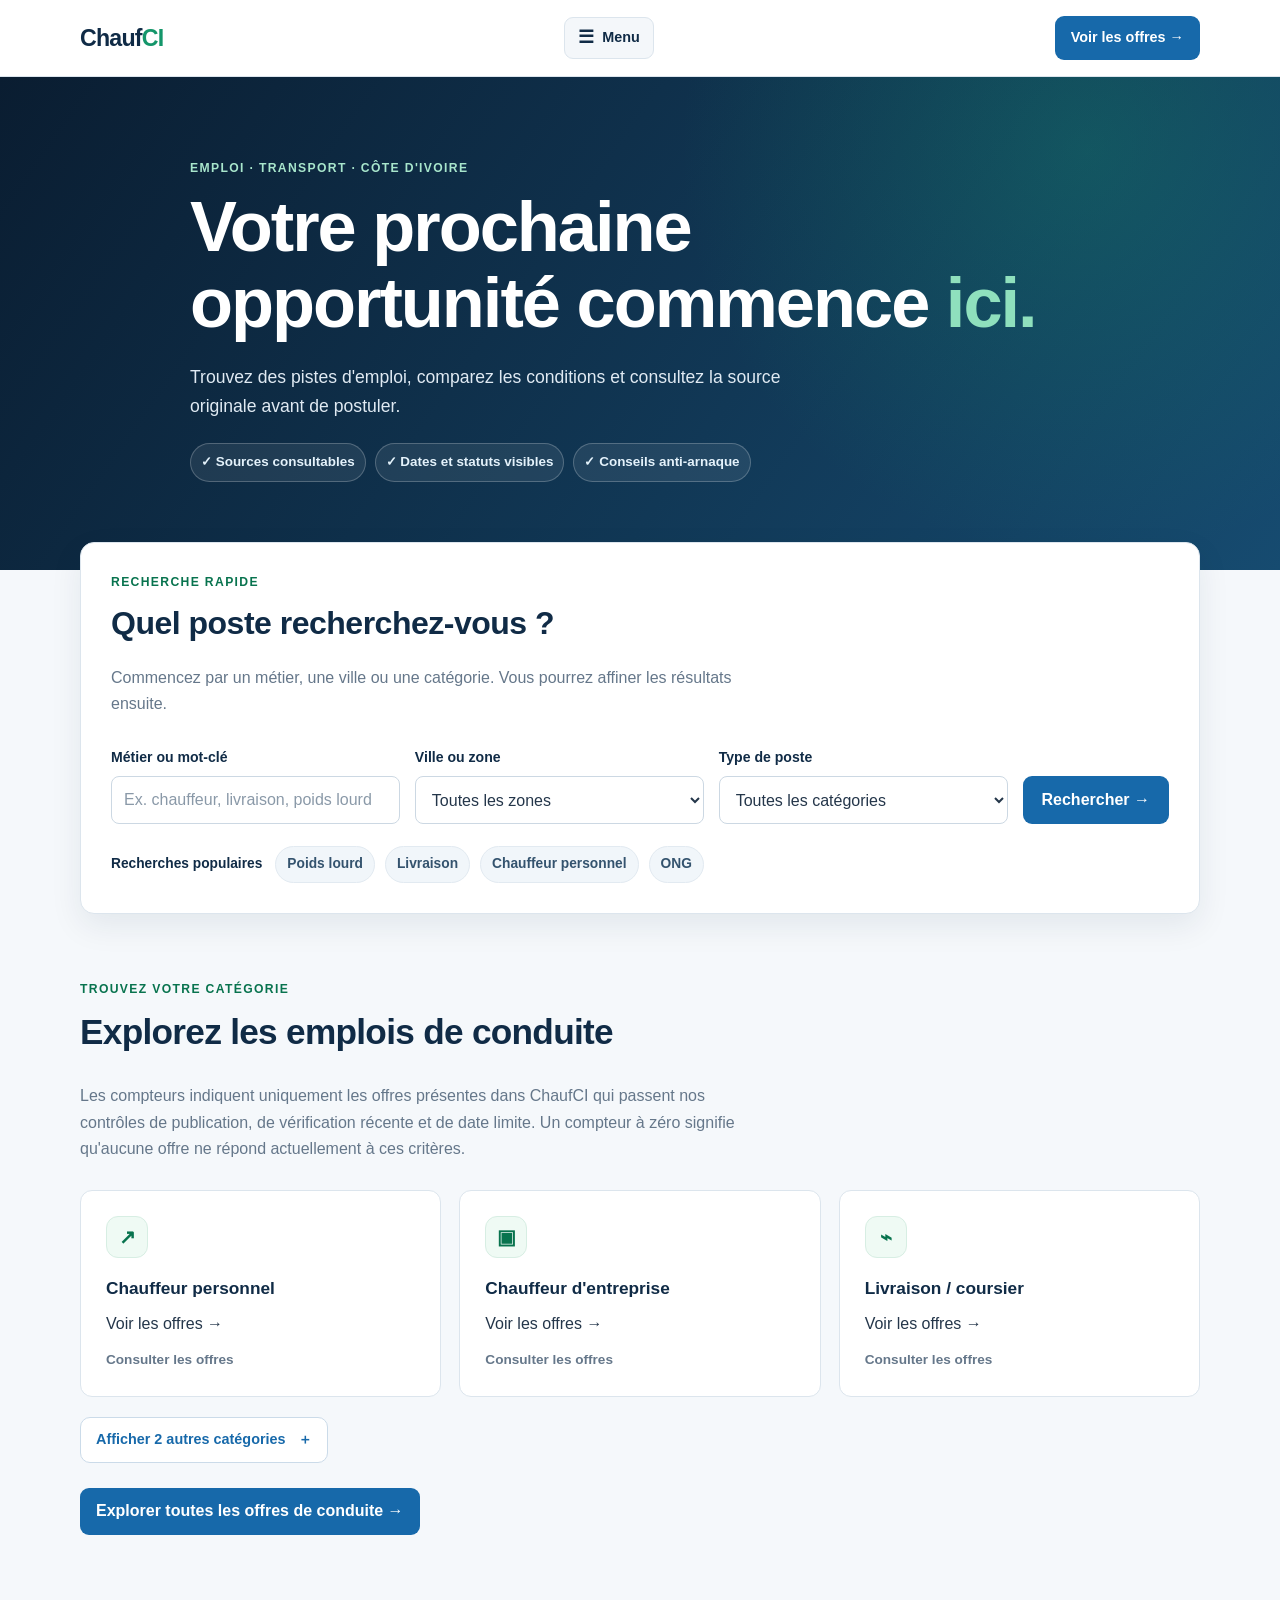
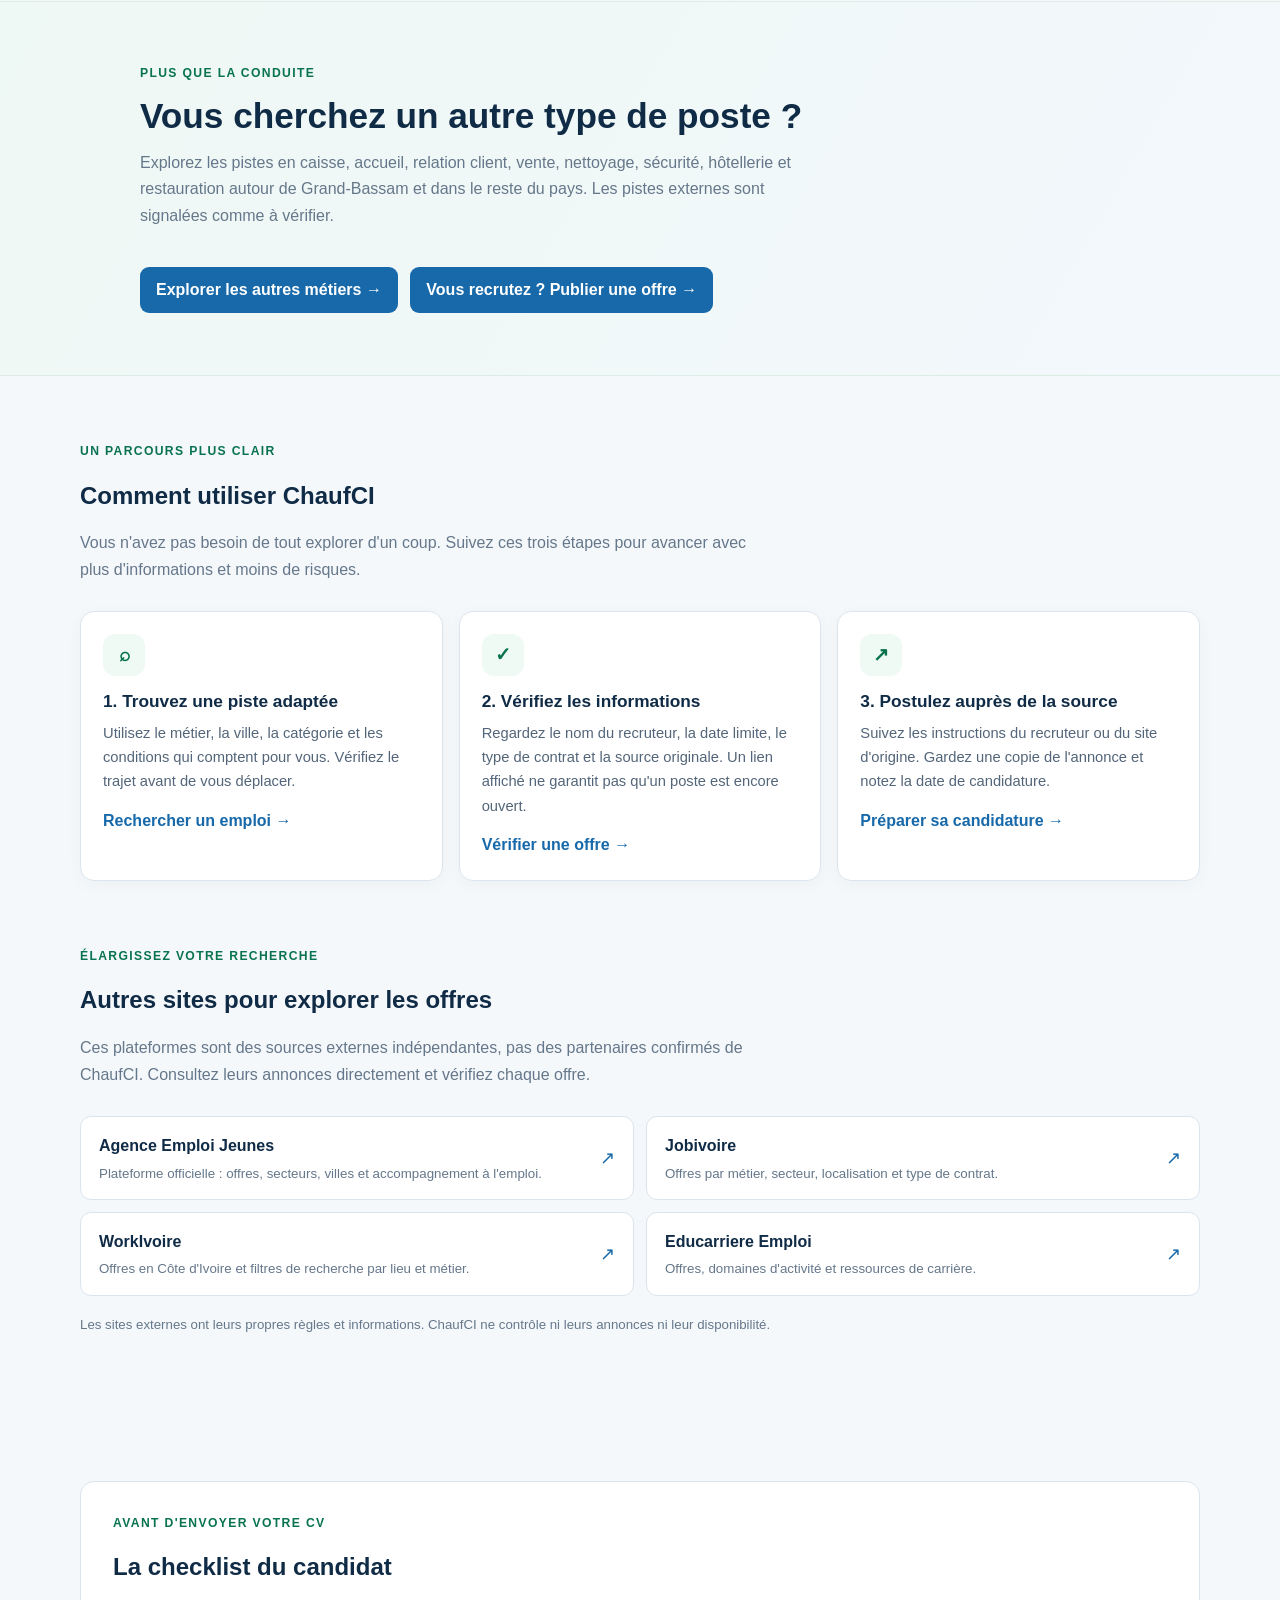
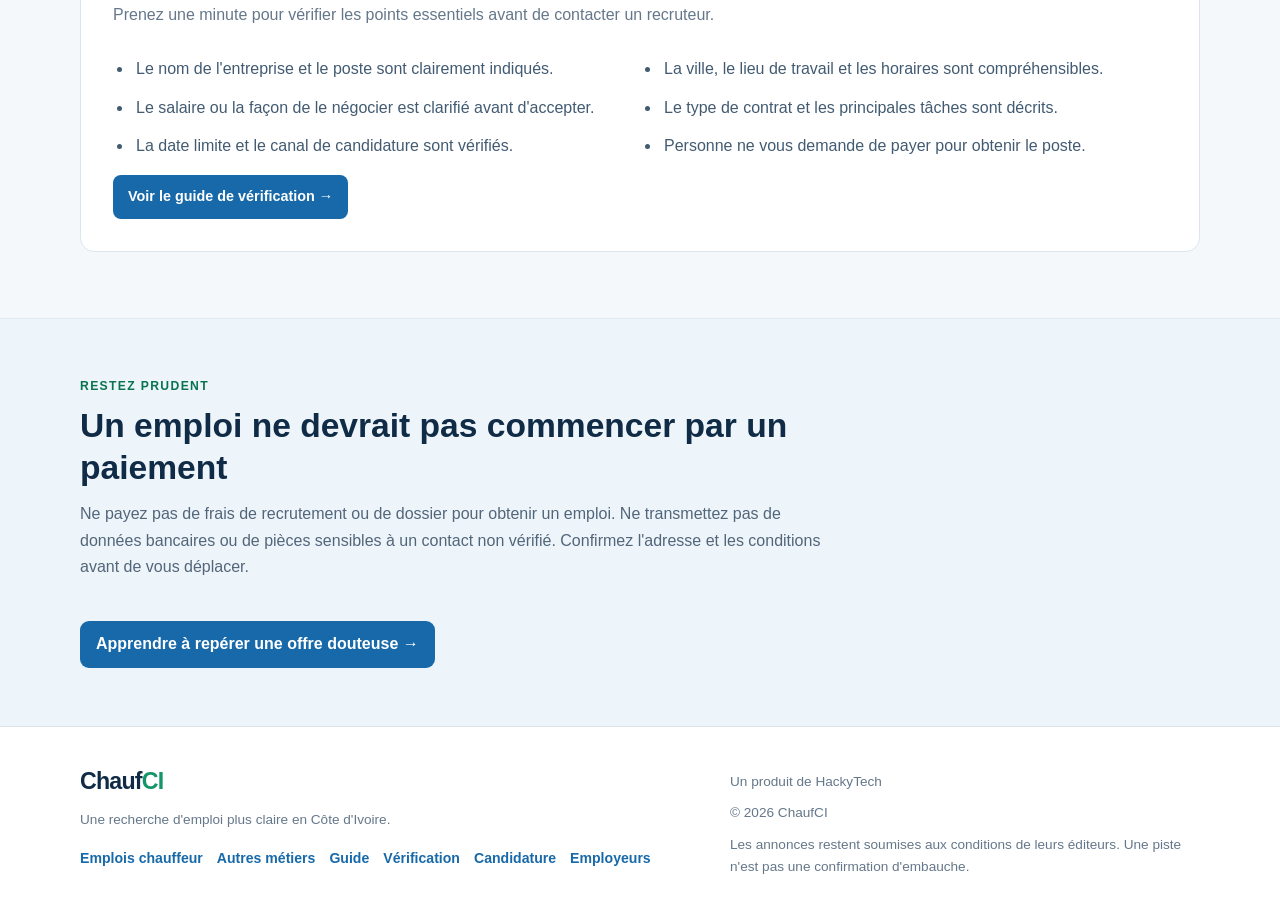
<file: index.html>
<!doctype html>
<html lang="fr">
<head>
  <meta charset="utf-8">
  <meta name="viewport" content="width=device-width, initial-scale=1">
  <meta name="theme-color" content="#102b46">
  <meta name="description" content="Trouvez des offres de chauffeur et d'autres métiers en Côte d'Ivoire. Comparez les conditions, vérifiez la source et postulez plus sereinement avec ChaufCI.">
  <title>ChaufCI — Offres d'emploi en Côte d'Ivoire</title>
  <link rel="stylesheet" href="style.css">
  <style>
    .category-count { display:block; margin-top:12px; color:var(--muted); font-size:.85rem; font-weight:650; }
    .careers-promo { padding:clamp(34px,6vw,62px) 0; background:linear-gradient(120deg,#eef8f4,#f3f8fc); border-block:1px solid #dcece5; }
    .careers-promo .container { max-width:1000px; }
    .careers-promo h2 { margin:0 0 12px; color:var(--navy); font-size:clamp(1.6rem,3vw,2.2rem); }
    .careers-promo .button { display:inline-flex; align-items:center; justify-content:center; min-height:45px; margin-top:10px; padding:10px 16px; color:#fff; background:var(--blue); border-radius:9px; font-weight:750; }
    .home-hero-note { display:flex; flex-wrap:wrap; gap:9px; margin-top:22px; }
    .home-hero-note span { padding:7px 10px; border:1px solid rgba(255,255,255,.22); border-radius:999px; background:rgba(255,255,255,.08); color:#e4f2fb; font-size:.84rem; font-weight:650; }
    .home-section-head { max-width:760px; margin-bottom:24px; }
    .home-info-grid { display:grid; grid-template-columns:repeat(3,minmax(0,1fr)); gap:16px; margin-top:24px; }
    .home-info-card { min-width:0; padding:22px; background:#fff; border:1px solid var(--border); border-radius:var(--radius); box-shadow:0 4px 16px rgba(16,43,70,.035); }
    .home-info-card .info-icon { display:grid; place-items:center; width:42px; height:42px; margin-bottom:15px; border-radius:12px; color:var(--green-dark); background:var(--soft-green); font-size:1.2rem; font-weight:900; }
    .home-info-card h3 { margin:0 0 8px; color:var(--navy); font-size:1.08rem; }
    .home-info-card p { margin:0 0 14px; color:#536579; font-size:.92rem; }
    .home-info-card a { color:var(--blue); font-weight:800; }
    .source-directory { display:grid; grid-template-columns:repeat(2,minmax(0,1fr)); gap:12px; margin-top:22px; }
    .source-link { display:flex; align-items:center; justify-content:space-between; gap:14px; min-width:0; padding:16px 18px; background:#fff; border:1px solid var(--border); border-radius:11px; }
    .source-link strong { display:block; color:var(--navy); }
    .source-link small { display:block; margin-top:4px; color:var(--muted); line-height:1.45; }
    .source-link .external-arrow { flex:0 0 auto; color:var(--blue); font-size:1.15rem; }
    .checklist-panel { padding:clamp(20px,4vw,32px); background:#fff; border:1px solid var(--border); border-radius:var(--radius); }
    .checklist-panel ul { display:grid; grid-template-columns:repeat(2,minmax(0,1fr)); gap:12px 22px; padding-left:20px; }
    .checklist-panel li { padding-left:3px; color:#425b72; }
    .home-disclaimer { margin-top:18px; color:var(--muted); font-size:.83rem; }
    @media(max-width:760px) { .home-info-grid { grid-template-columns:1fr; } .source-directory { grid-template-columns:1fr; } .checklist-panel ul { grid-template-columns:1fr; } .careers-promo .button { width:100%; margin-left:0; } }
  </style>
</head>
<body>
  <header class="site-header">
    <div class="container">
      <a class="logo" href="index.html" aria-label="Accueil ChaufCI">Chauf<span class="logo-accent">CI</span></a>
      <details class="nav-drawer">
        <summary aria-label="Ouvrir le menu"><span aria-hidden="true">☰</span><span>Menu</span></summary>
        <nav aria-label="Navigation principale">
          <a href="jobs.html">Emplois chauffeur</a>
          <a href="careers.html">Autres métiers</a>
          <a href="employers.html">Espace employeur</a>
          <a href="how-to-use.html">Guide d'utilisation</a>
          <a href="check.html">Vérifier une offre</a>
          <a href="apply.html">Comment postuler</a>
        </nav>
      </details>
      <a class="nav-cta" href="jobs.html">Voir les offres →</a>
    </div>
  </header>
  <main>
    <section class="hero">
      <div class="container">
        <p class="eyebrow">EMPLOI · TRANSPORT · CÔTE D'IVOIRE</p>
        <h1>Votre prochaine opportunité commence <span>ici.</span></h1>
        <p>Trouvez des pistes d'emploi, comparez les conditions et consultez la source originale avant de postuler.</p>
        <div class="home-hero-note"><span>✓ Sources consultables</span><span>✓ Dates et statuts visibles</span><span>✓ Conseils anti-arnaque</span></div>
      </div>
    </section>

    <section class="search-section home-search">
      <div class="container">
        <p class="section-kicker">RECHERCHE RAPIDE</p>
        <h2>Quel poste recherchez-vous ?</h2>
        <p class="section-description">Commencez par un métier, une ville ou une catégorie. Vous pourrez affiner les résultats ensuite.</p>
        <form id="home-search-form" action="jobs.html" method="get">
          <div class="field"><label for="home-keyword">Métier ou mot-clé</label><input id="home-keyword" name="keyword" type="search" placeholder="Ex. chauffeur, livraison, poids lourd"></div>
          <div class="field"><label for="home-city">Ville ou zone</label><select id="home-city" name="city"><option value="">Toutes les zones</option><option value="Grand-Bassam">Grand-Bassam</option><option value="Abidjan">Abidjan</option><option value="Soubré">Soubré</option><option value="Bouaké">Bouaké</option><option value="San-Pédro">San-Pédro</option><option value="Côte d'Ivoire">Autres régions</option></select></div>
          <div class="field"><label for="home-category">Type de poste</label><select id="home-category" name="category"><option value="">Toutes les catégories</option><option value="personnel">Chauffeur personnel</option><option value="entreprise">Chauffeur d'entreprise</option><option value="livraison">Livraison / coursier</option><option value="poids-lourd">Poids lourd</option><option value="organisation">ONG / organisation</option></select></div>
          <button type="submit">Rechercher →</button>
        </form>
        <div class="home-popular"><strong>Recherches populaires</strong><a href="jobs.html?category=poids-lourd">Poids lourd</a><a href="jobs.html?category=livraison">Livraison</a><a href="jobs.html?category=personnel">Chauffeur personnel</a><a href="jobs.html?category=organisation">ONG</a></div>
      </div>
    </section>

    <section class="section home-categories" lang="fr">
      <div class="container">
        <p class="section-kicker">TROUVEZ VOTRE CATÉGORIE</p>
        <h2>Explorez les emplois de conduite</h2>
        <p class="section-description">Les compteurs indiquent uniquement les offres présentes dans ChaufCI qui passent nos contrôles de publication, de vérification récente et de date limite. Un compteur à zéro signifie qu'aucune offre ne répond actuellement à ces critères.</p>
        <div class="steps-grid">
          <a class="step-card category-card" href="jobs.html?category=personnel" aria-label="Voir les emplois de chauffeur personnel"><span class="category-icon" aria-hidden="true">↗</span><h3>Chauffeur personnel</h3><span>Voir les offres →</span><small class="category-count" data-category-count="personnel" aria-live="polite">Chargement…</small></a>
          <a class="step-card category-card" href="jobs.html?category=entreprise" aria-label="Voir les emplois de chauffeur d'entreprise"><span class="category-icon" aria-hidden="true">▣</span><h3>Chauffeur d'entreprise</h3><span>Voir les offres →</span><small class="category-count" data-category-count="entreprise" aria-live="polite">Chargement…</small></a>
          <a class="step-card category-card" href="jobs.html?category=livraison" aria-label="Voir les emplois de livraison et coursier"><span class="category-icon" aria-hidden="true">⌁</span><h3>Livraison / coursier</h3><span>Voir les offres →</span><small class="category-count" data-category-count="livraison" aria-live="polite">Chargement…</small></a>
        </div>
        <details class="more-categories"><summary>Afficher 2 autres catégories <span aria-hidden="true">＋</span></summary><div class="steps-grid more-category-grid">
          <a class="step-card category-card" href="jobs.html?category=poids-lourd" aria-label="Voir les emplois de chauffeur poids lourd"><span class="category-icon" aria-hidden="true">▰</span><h3>Poids lourd</h3><span>Voir les offres →</span><small class="category-count" data-category-count="poids-lourd" aria-live="polite">Chargement…</small></a>
          <a class="step-card category-card" href="jobs.html?category=organisation" aria-label="Voir les emplois auprès des ONG et organisations"><span class="category-icon" aria-hidden="true">◎</span><h3>ONG et organisations</h3><span>Voir les offres →</span><small class="category-count" data-category-count="organisation" aria-live="polite">Chargement…</small></a>
        </div></details>
        <a class="button" href="jobs.html">Explorer toutes les offres de conduite →</a>
      </div>
    </section>

    <section class="careers-promo">
      <div class="container">
        <p class="section-kicker">PLUS QUE LA CONDUITE</p>
        <h2>Vous cherchez un autre type de poste ?</h2>
        <p class="section-description">Explorez les pistes en caisse, accueil, relation client, vente, nettoyage, sécurité, hôtellerie et restauration autour de Grand-Bassam et dans le reste du pays. Les pistes externes sont signalées comme à vérifier.</p>
        <a class="button" href="careers.html">Explorer les autres métiers →</a>
        <a class="button" href="employers.html">Vous recrutez ? Publier une offre →</a>
      </div>
    </section>

    <section class="section">
      <div class="container">
        <div class="home-section-head"><p class="section-kicker">UN PARCOURS PLUS CLAIR</p><h2>Comment utiliser ChaufCI</h2><p class="section-description">Vous n'avez pas besoin de tout explorer d'un coup. Suivez ces trois étapes pour avancer avec plus d'informations et moins de risques.</p></div>
        <div class="home-info-grid">
          <article class="home-info-card"><span class="info-icon" aria-hidden="true">⌕</span><h3>1. Trouvez une piste adaptée</h3><p>Utilisez le métier, la ville, la catégorie et les conditions qui comptent pour vous. Vérifiez le trajet avant de vous déplacer.</p><a href="jobs.html">Rechercher un emploi →</a></article>
          <article class="home-info-card"><span class="info-icon" aria-hidden="true">✓</span><h3>2. Vérifiez les informations</h3><p>Regardez le nom du recruteur, la date limite, le type de contrat et la source originale. Un lien affiché ne garantit pas qu'un poste est encore ouvert.</p><a href="check.html">Vérifier une offre →</a></article>
          <article class="home-info-card"><span class="info-icon" aria-hidden="true">↗</span><h3>3. Postulez auprès de la source</h3><p>Suivez les instructions du recruteur ou du site d'origine. Gardez une copie de l'annonce et notez la date de candidature.</p><a href="apply.html">Préparer sa candidature →</a></article>
        </div>
      </div>
    </section>

    <section class="section" style="padding-top:0">
      <div class="container">
        <div class="home-section-head"><p class="section-kicker">ÉLARGISSEZ VOTRE RECHERCHE</p><h2>Autres sites pour explorer les offres</h2><p class="section-description">Ces plateformes sont des sources externes indépendantes, pas des partenaires confirmés de ChaufCI. Consultez leurs annonces directement et vérifiez chaque offre.</p></div>
        <div class="source-directory">
          <a class="source-link" href="https://agenceemploijeunes.ci/offres-emploi" target="_blank" rel="noopener noreferrer"><span><strong>Agence Emploi Jeunes</strong><small>Plateforme officielle : offres, secteurs, villes et accompagnement à l'emploi.</small></span><span class="external-arrow" aria-hidden="true">↗</span></a>
          <a class="source-link" href="https://www.jobivoire.ci/jobs" target="_blank" rel="noopener noreferrer"><span><strong>Jobivoire</strong><small>Offres par métier, secteur, localisation et type de contrat.</small></span><span class="external-arrow" aria-hidden="true">↗</span></a>
          <a class="source-link" href="https://workivoire.com/" target="_blank" rel="noopener noreferrer"><span><strong>WorkIvoire</strong><small>Offres en Côte d'Ivoire et filtres de recherche par lieu et métier.</small></span><span class="external-arrow" aria-hidden="true">↗</span></a>
          <a class="source-link" href="https://emploi.educarriere.ci/" target="_blank" rel="noopener noreferrer"><span><strong>Educarriere Emploi</strong><small>Offres, domaines d'activité et ressources de carrière.</small></span><span class="external-arrow" aria-hidden="true">↗</span></a>
        </div>
        <p class="home-disclaimer">Les sites externes ont leurs propres règles et informations. ChaufCI ne contrôle ni leurs annonces ni leur disponibilité.</p>
      </div>
    </section>

    <section class="section">
      <div class="container">
        <div class="checklist-panel"><p class="section-kicker">AVANT D'ENVOYER VOTRE CV</p><h2>La checklist du candidat</h2><p class="section-description">Prenez une minute pour vérifier les points essentiels avant de contacter un recruteur.</p>
          <ul><li>Le nom de l'entreprise et le poste sont clairement indiqués.</li><li>La ville, le lieu de travail et les horaires sont compréhensibles.</li><li>Le salaire ou la façon de le négocier est clarifié avant d'accepter.</li><li>Le type de contrat et les principales tâches sont décrits.</li><li>La date limite et le canal de candidature sont vérifiés.</li><li>Personne ne vous demande de payer pour obtenir le poste.</li></ul>
          <a class="apply-link" href="check.html">Voir le guide de vérification →</a>
        </div>
      </div>
    </section>

    <section class="safety-section"><div class="container"><div class="safety-content">
      <p class="section-kicker">RESTEZ PRUDENT</p><h2>Un emploi ne devrait pas commencer par un paiement</h2>
      <p>Ne payez pas de frais de recrutement ou de dossier pour obtenir un emploi. Ne transmettez pas de données bancaires ou de pièces sensibles à un contact non vérifié. Confirmez l'adresse et les conditions avant de vous déplacer.</p>
      <a href="check.html">Apprendre à repérer une offre douteuse →</a>
    </div></div></section>
  </main>
  <footer class="site-footer"><div class="container">
    <div><a class="logo" href="index.html">Chauf<span class="logo-accent">CI</span></a><p>Une recherche d'emploi plus claire en Côte d'Ivoire.</p><nav class="footer-links" aria-label="Liens utiles"><a href="jobs.html">Emplois chauffeur</a><a href="careers.html">Autres métiers</a><a href="how-to-use.html">Guide</a><a href="check.html">Vérification</a><a href="apply.html">Candidature</a><a href="employers.html">Employeurs</a></nav></div>
    <div class="footer-credit"><p>Un produit de HackyTech</p><p>© <span id="year">2026</span> ChaufCI</p><p>Les annonces restent soumises aux conditions de leurs éditeurs. Une piste n'est pas une confirmation d'embauche.</p></div>
  </div></footer>
  <script src="supabase.js" defer></script>
  <script src="home-categories.js" defer></script>
</body>
</html>
</file>
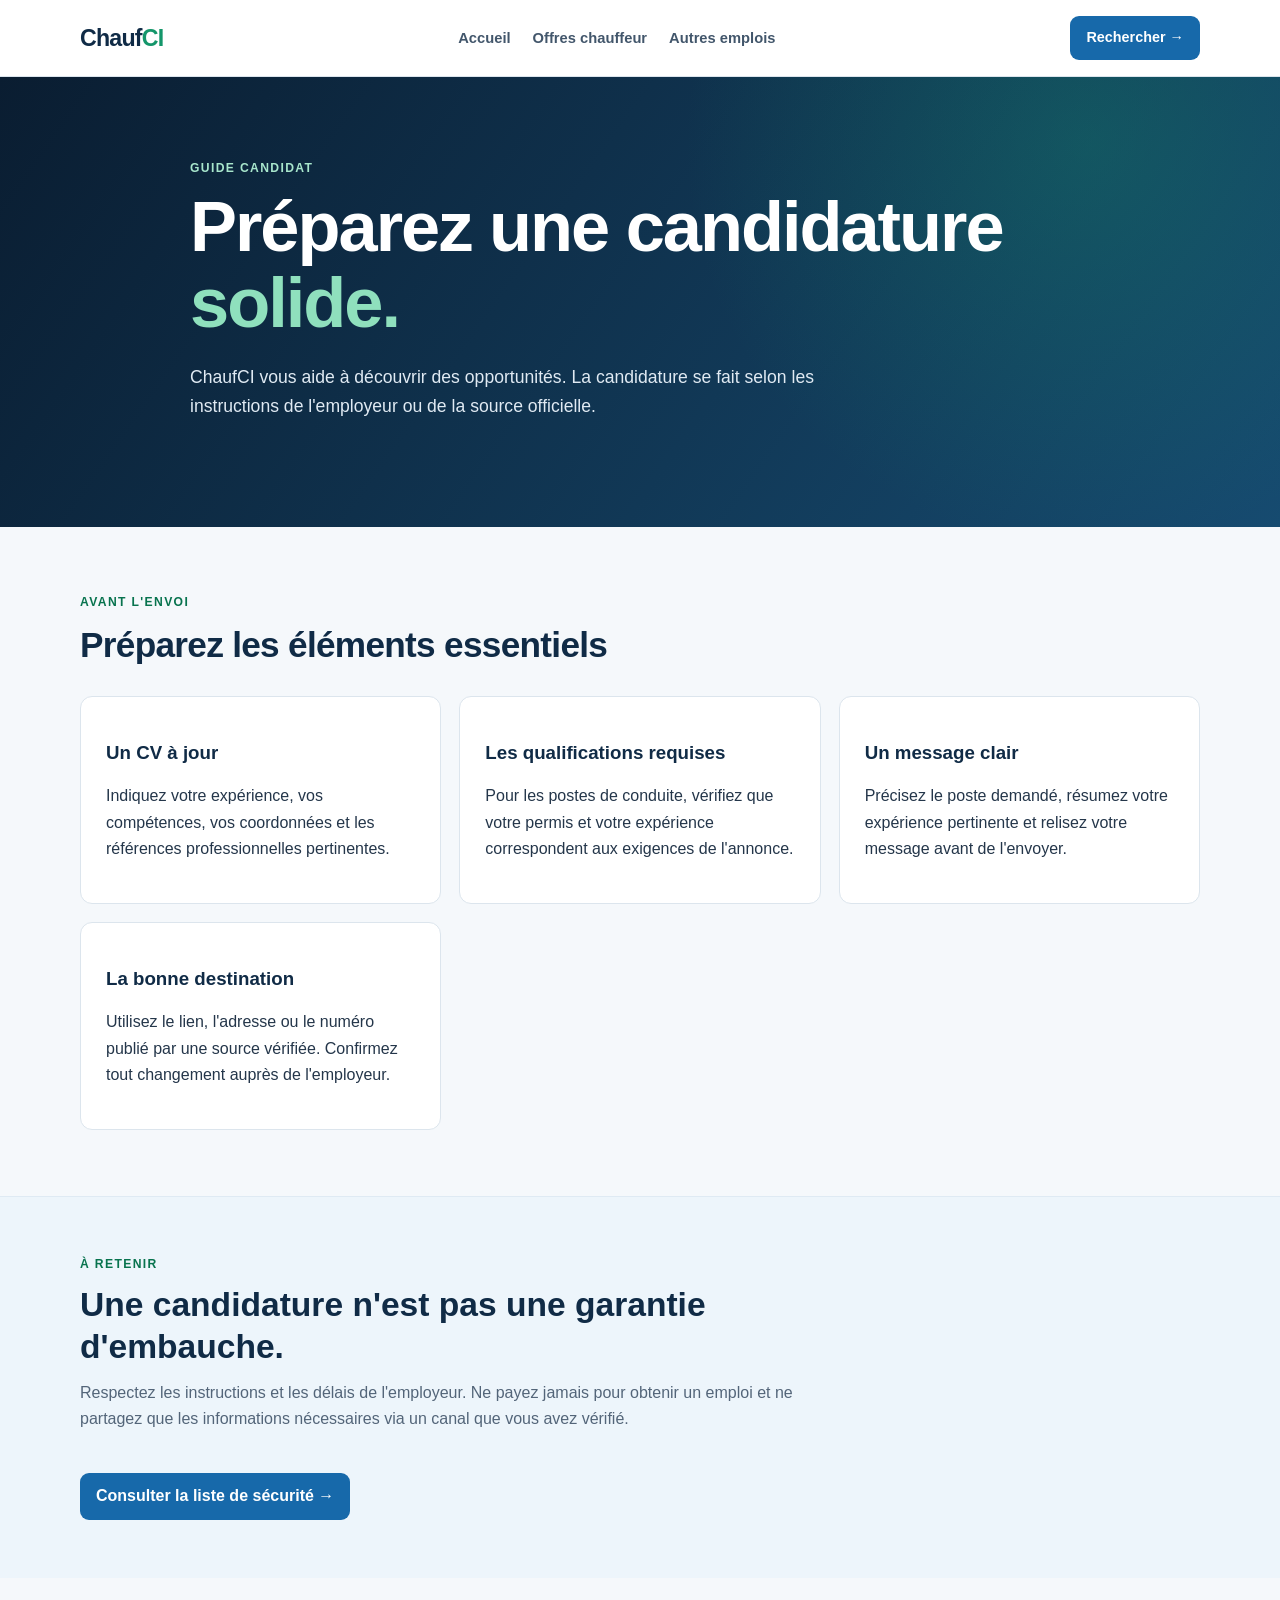
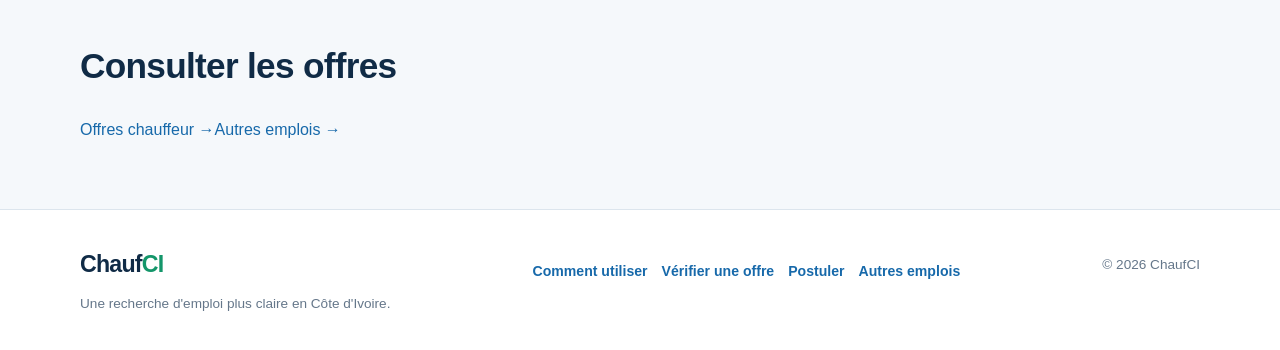
<file: apply.html>
<!doctype html>
<html lang="fr">
<head>
  <meta charset="utf-8">
  <meta name="viewport" content="width=device-width, initial-scale=1">
  <meta name="theme-color" content="#102b46">
  <meta name="description" content="Conseils pour préparer et envoyer une candidature à partir d'une offre ChaufCI.">
  <title>Comment postuler — ChaufCI</title>
  <link rel="stylesheet" href="style.css">
</head>
<body>
  <header class="site-header"><div class="container">
    <a class="logo" href="index.html" aria-label="Accueil ChaufCI">Chauf<span class="logo-accent">CI</span></a>
    <nav aria-label="Navigation principale"><a href="index.html">Accueil</a><a href="jobs.html">Offres chauffeur</a><a href="careers.html">Autres emplois</a></nav>
    <a class="nav-cta" href="jobs.html">Rechercher →</a>
  </div></header>
  <main>
    <section class="hero"><div class="container">
      <p class="eyebrow">GUIDE CANDIDAT</p>
      <h1>Préparez une candidature <span>solide.</span></h1>
      <p>ChaufCI vous aide à découvrir des opportunités. La candidature se fait selon les instructions de l'employeur ou de la source officielle.</p>
    </div></section>
    <section class="section"><div class="container">
      <p class="section-kicker">AVANT L'ENVOI</p><h2>Préparez les éléments essentiels</h2>
      <div class="steps-grid">
        <article class="step-card"><h3>Un CV à jour</h3><p>Indiquez votre expérience, vos compétences, vos coordonnées et les références professionnelles pertinentes.</p></article>
        <article class="step-card"><h3>Les qualifications requises</h3><p>Pour les postes de conduite, vérifiez que votre permis et votre expérience correspondent aux exigences de l'annonce.</p></article>
        <article class="step-card"><h3>Un message clair</h3><p>Précisez le poste demandé, résumez votre expérience pertinente et relisez votre message avant de l'envoyer.</p></article>
        <article class="step-card"><h3>La bonne destination</h3><p>Utilisez le lien, l'adresse ou le numéro publié par une source vérifiée. Confirmez tout changement auprès de l'employeur.</p></article>
      </div>
    </div></section>
    <section class="safety-section"><div class="container"><div class="safety-content">
      <p class="section-kicker">À RETENIR</p><h2>Une candidature n'est pas une garantie d'embauche.</h2>
      <p>Respectez les instructions et les délais de l'employeur. Ne payez jamais pour obtenir un emploi et ne partagez que les informations nécessaires via un canal que vous avez vérifié.</p>
      <a href="check.html">Consulter la liste de sécurité →</a>
    </div></div></section>
    <section class="section"><div class="container">
      <h2>Consulter les offres</h2><a class="button" href="jobs.html">Offres chauffeur →</a><a class="button" href="careers.html">Autres emplois →</a>
    </div></section>
  </main>
  <footer class="site-footer"><div class="container">
    <div><a class="logo" href="index.html">Chauf<span class="logo-accent">CI</span></a><p>Une recherche d'emploi plus claire en Côte d'Ivoire.</p></div>
    <nav class="footer-links" aria-label="Liens utiles"><a href="how-to-use.html">Comment utiliser</a><a href="check.html">Vérifier une offre</a><a href="apply.html">Postuler</a><a href="careers.html">Autres emplois</a></nav>
    <p>© <span id="year">2026</span> ChaufCI</p>
  </div></footer>
</body>
</html>
</file>
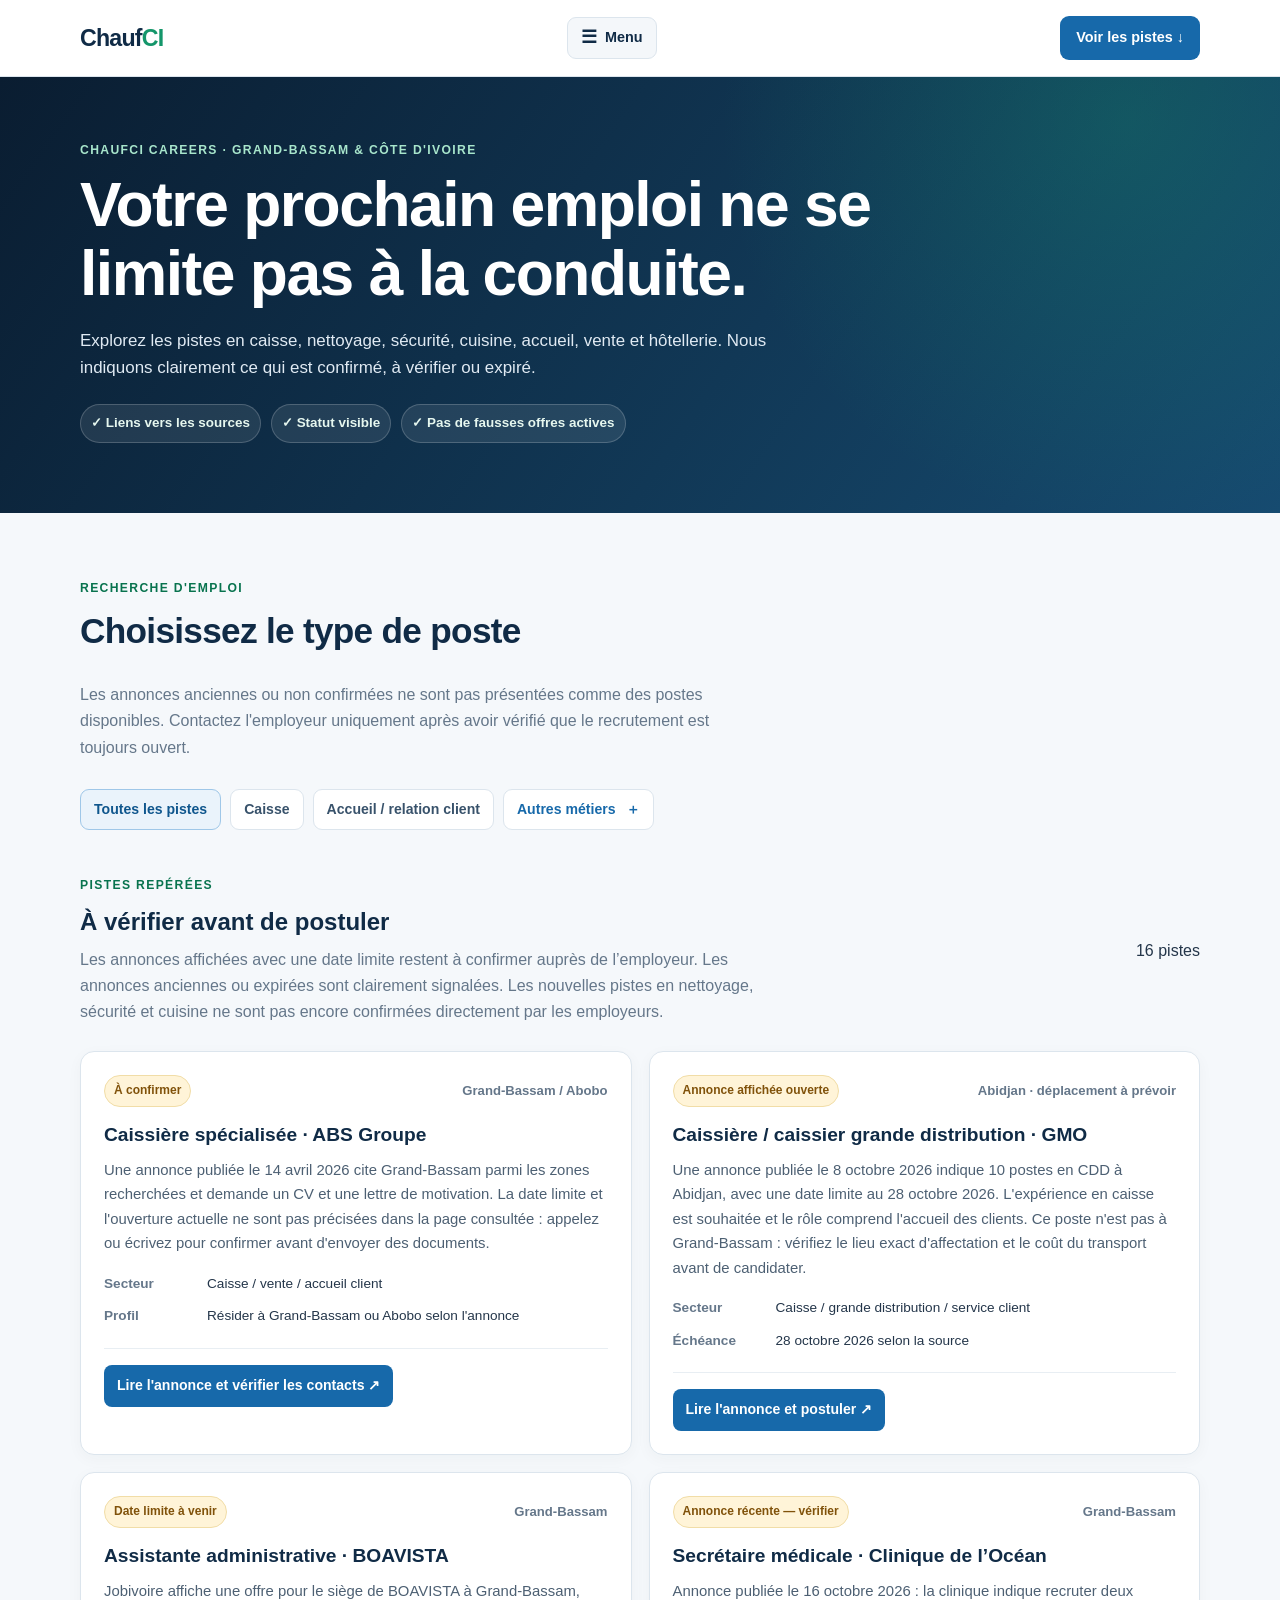
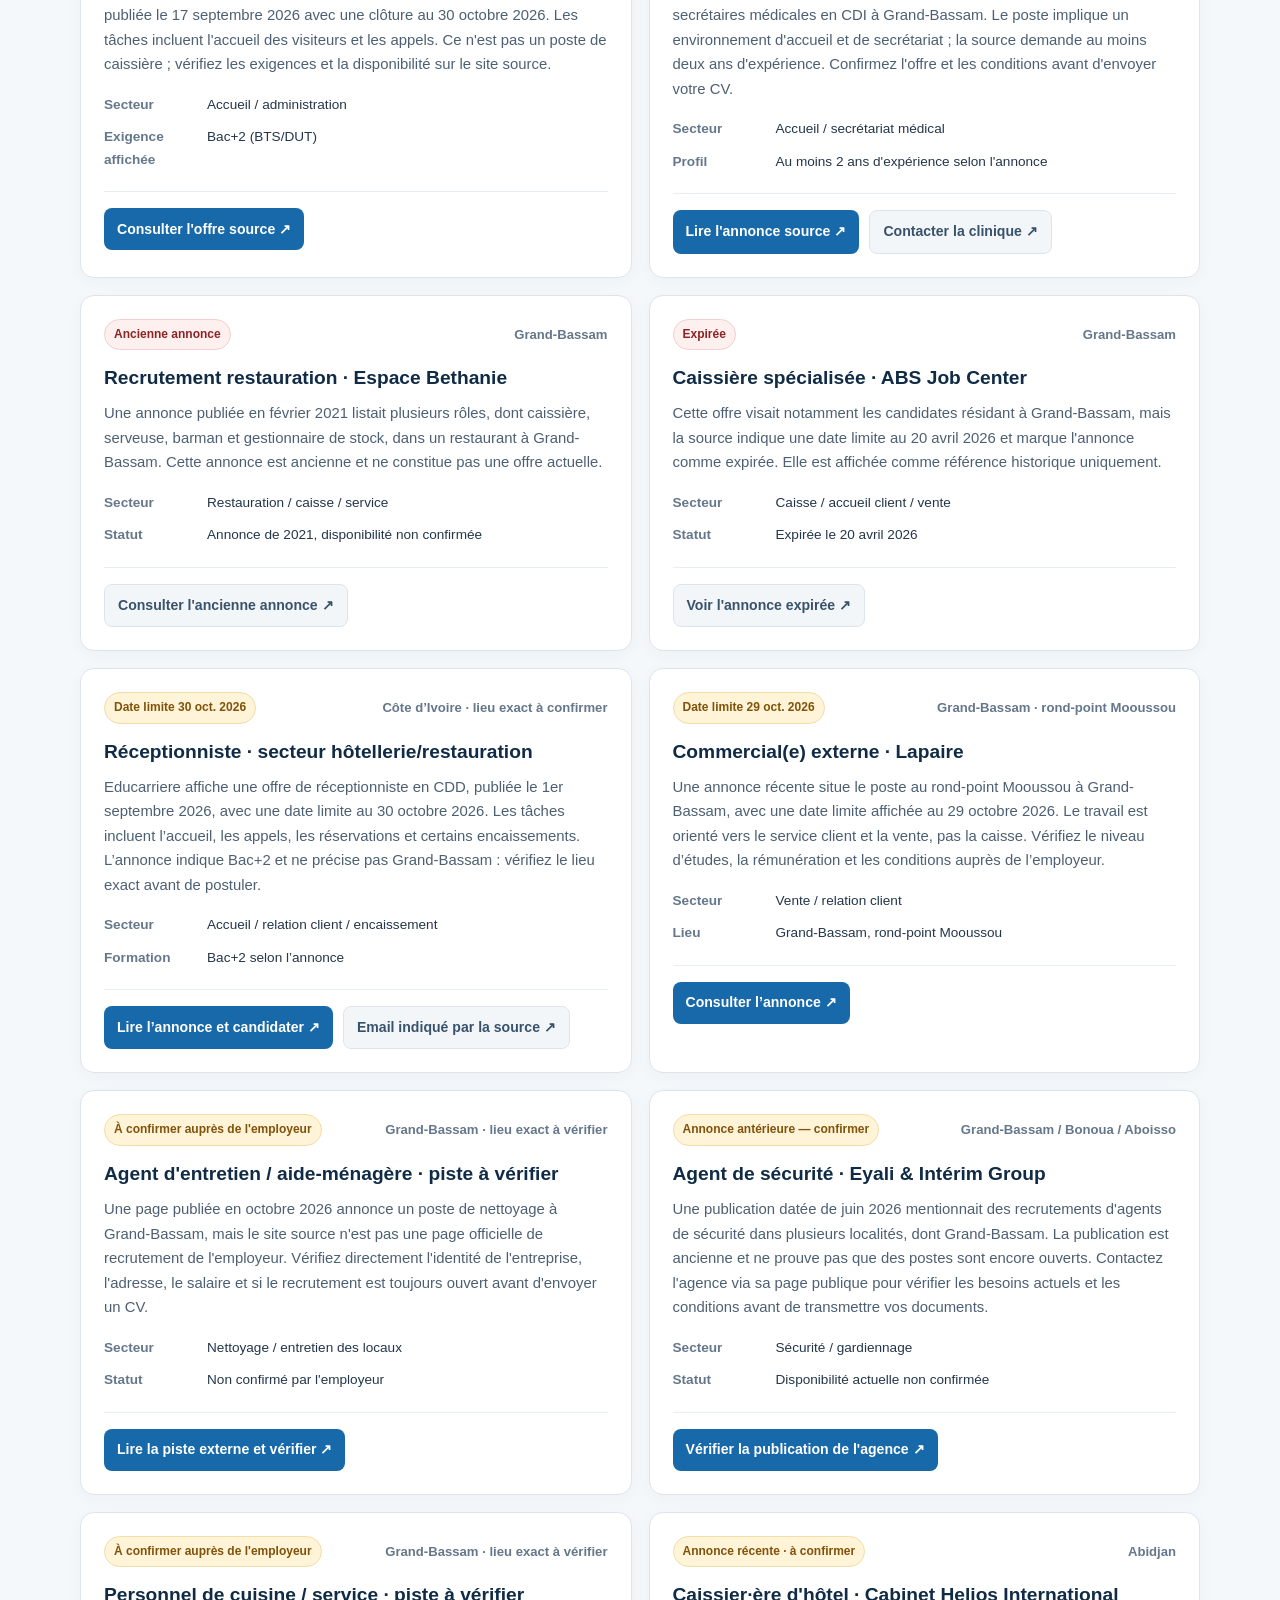
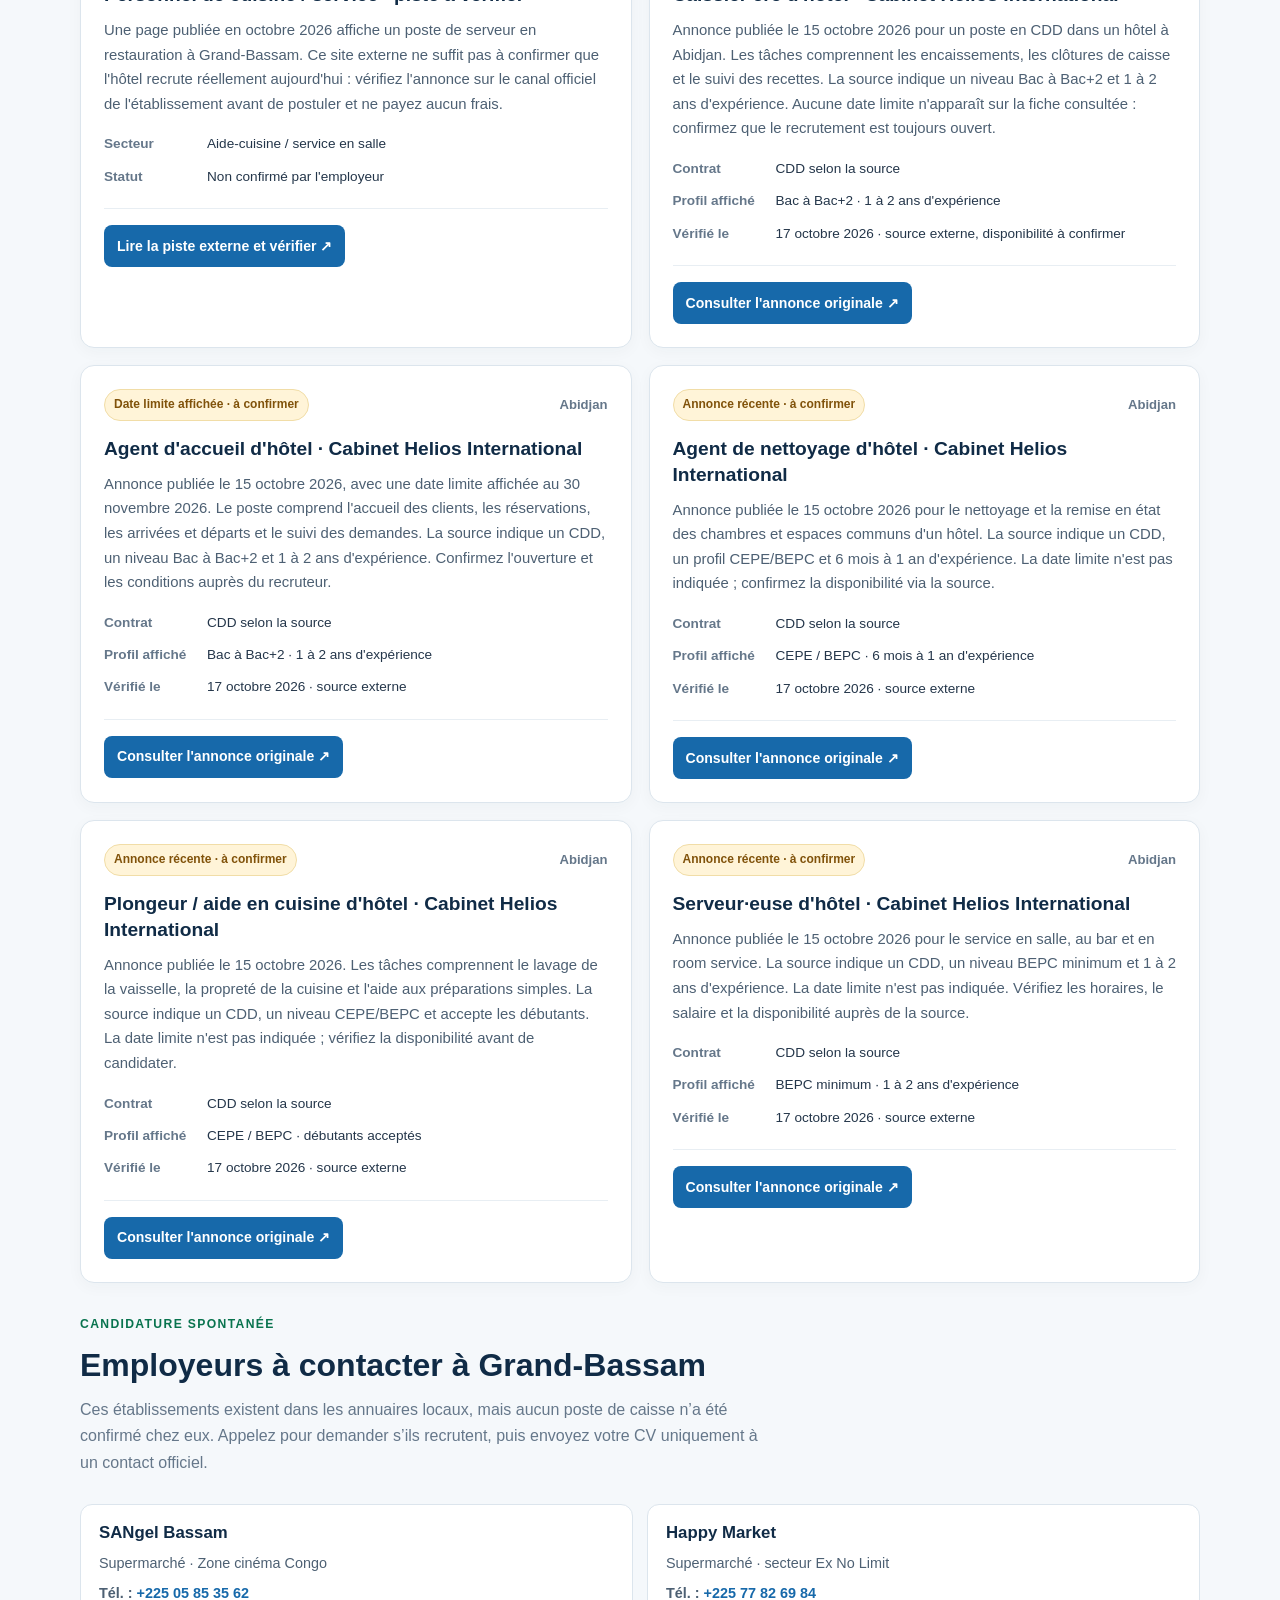
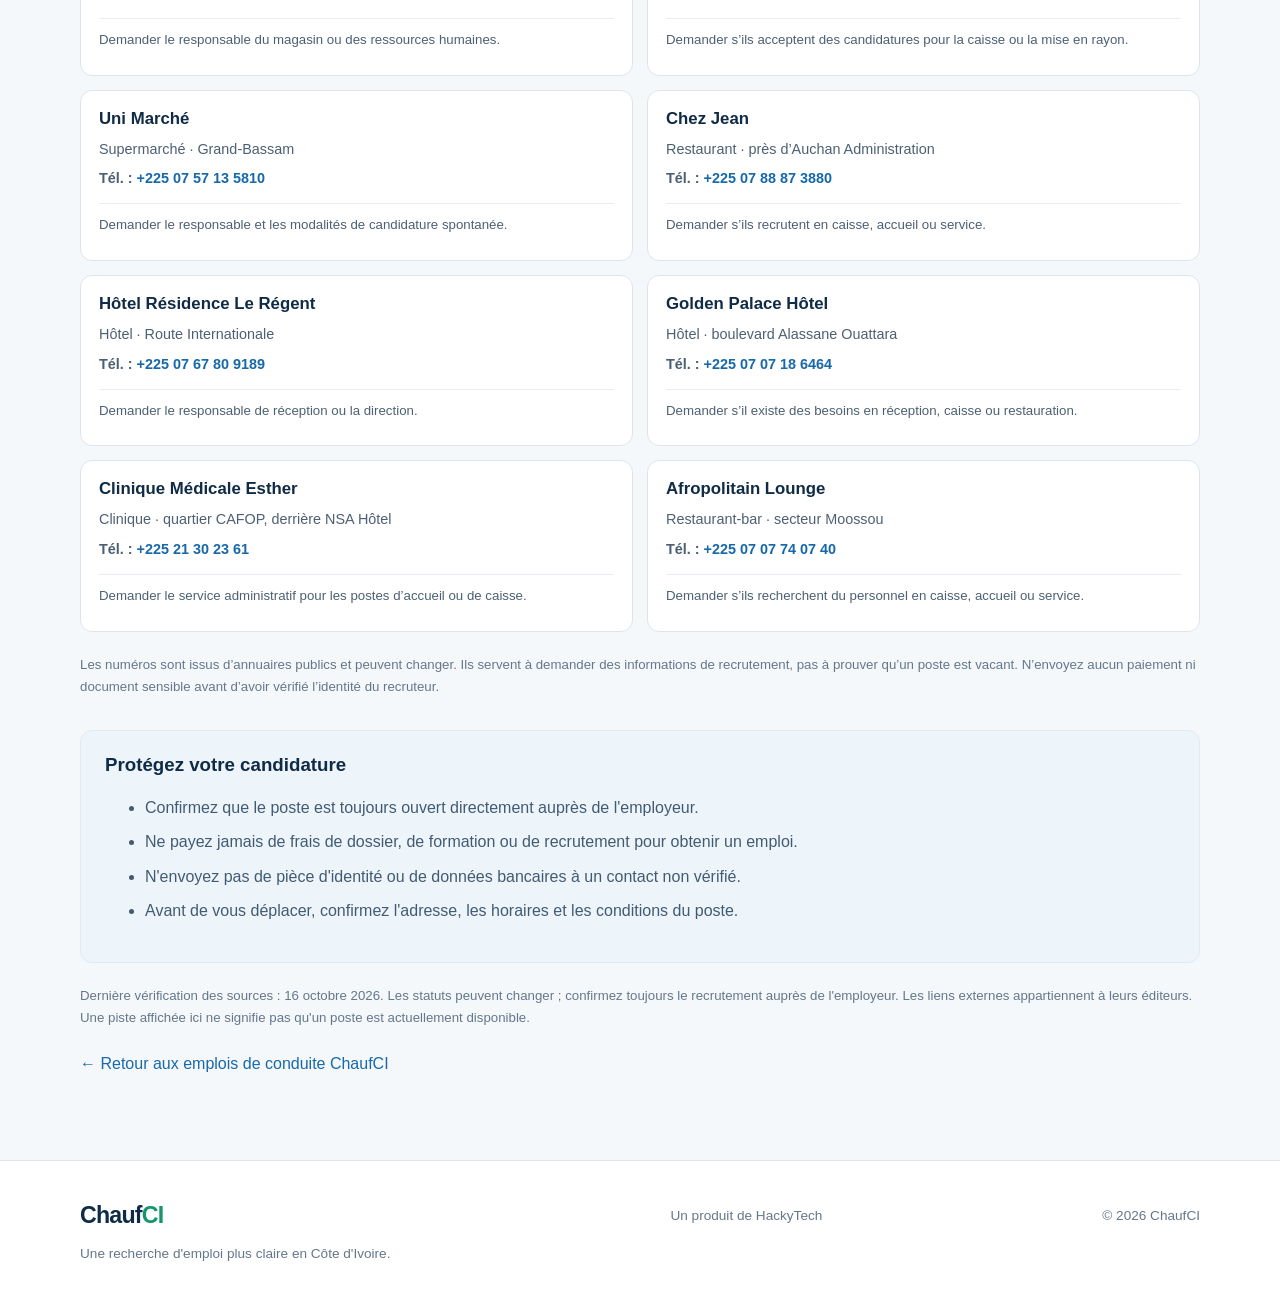
<file: careers.html>
<!doctype html>
<html lang="fr">
<head>
  <meta charset="utf-8">
  <meta name="viewport" content="width=device-width, initial-scale=1">
  <meta name="theme-color" content="#102b46">
  <meta name="description" content="Explorez les pistes d'emploi en caisse, accueil, relation client et hôtellerie à Grand-Bassam et en Côte d'Ivoire. Vérifiez chaque annonce avant de postuler.">
  <title>Autres emplois — ChaufCI Careers</title>
  <link rel="stylesheet" href="style.css">
  <link rel="stylesheet" href="careers.css">
</head>
<body>
  <header class="site-header">
    <div class="container">
      <a class="logo" href="index.html" aria-label="Accueil ChaufCI">Chauf<span class="logo-accent">CI</span></a>
      <details class="nav-drawer">
        <summary aria-label="Ouvrir le menu"><span aria-hidden="true">☰</span><span>Menu</span></summary>
        <nav aria-label="Navigation principale">
          <a href="index.html">Accueil</a>
          <a href="jobs.html">Emplois chauffeur</a>
          <a href="careers.html">Autres emplois</a>
          <a href="employers.html">Employeurs</a>
          <a href="how-to-use.html">Guide ChaufCI</a>
          <a href="check.html">Vérifier une offre</a>
        </nav>
      </details>
      <a class="nav-cta" href="#opportunities">Voir les pistes ↓</a>
    </div>
  </header>

  <main>
    <section class="careers-hero">
      <div class="container">
        <p class="eyebrow">CHAUFCI CAREERS · GRAND-BASSAM & CÔTE D'IVOIRE</p>
        <h1>Votre prochain emploi ne se limite pas à la conduite.</h1>
        <p>Explorez les pistes en caisse, nettoyage, sécurité, cuisine, accueil, vente et hôtellerie. Nous indiquons clairement ce qui est confirmé, à vérifier ou expiré.</p>
        <div class="careers-trust">
          <span>✓ Liens vers les sources</span>
          <span>✓ Statut visible</span>
          <span>✓ Pas de fausses offres actives</span>
        </div>
      </div>
    </section>

    <section class="section careers-intro">
      <div class="container">
        <p class="section-kicker">RECHERCHE D'EMPLOI</p>
        <h2>Choisissez le type de poste</h2>
        <p class="section-description">Les annonces anciennes ou non confirmées ne sont pas présentées comme des postes disponibles. Contactez l'employeur uniquement après avoir vérifié que le recrutement est toujours ouvert.</p>
        <div class="career-filters" role="group" aria-label="Filtrer les pistes d'emploi">
          <button type="button" class="active" data-filter="all" aria-pressed="true">Toutes les pistes</button>
          <button type="button" data-filter="cashier" aria-pressed="false">Caisse</button>
          <button type="button" data-filter="customer" aria-pressed="false">Accueil / relation client</button>
          <details class="career-more-filters">
            <summary>Autres métiers <span aria-hidden="true">＋</span></summary>
            <div class="career-more-filter-options">
              <button type="button" data-filter="hospitality" aria-pressed="false">Hôtellerie / restauration</button>
              <button type="button" data-filter="cleaning" aria-pressed="false">Nettoyage / entretien</button>
              <button type="button" data-filter="security" aria-pressed="false">Sécurité / gardiennage</button>
              <button type="button" data-filter="kitchen" aria-pressed="false">Cuisine / service</button>
            </div>
          </details>
        </div>
      </div>
    </section>

    <section id="opportunities" class="section career-results">
      <div class="container">
        <div class="section-heading">
          <div>
            <p class="section-kicker">PISTES REPÉRÉES</p>
            <h2>À vérifier avant de postuler</h2>
            <p class="section-description">Les annonces affichées avec une date limite restent à confirmer auprès de l’employeur. Les annonces anciennes ou expirées sont clairement signalées. Les nouvelles pistes en nettoyage, sécurité et cuisine ne sont pas encore confirmées directement par les employeurs.</p>
          </div>
          <span id="career-count" aria-live="polite">11 pistes</span>
        </div>

        <div class="career-list" id="career-list">
          <article class="career-card" data-category="cashier customer">
            <div class="career-card-head">
              <span class="status-pill status-check">À confirmer</span>
              <span class="career-location">Grand-Bassam / Abobo</span>
            </div>
            <h3>Caissière spécialisée · ABS Groupe</h3>
            <p class="career-summary">Une annonce publiée le 14 avril 2026 cite Grand-Bassam parmi les zones recherchées et demande un CV et une lettre de motivation. La date limite et l'ouverture actuelle ne sont pas précisées dans la page consultée : appelez ou écrivez pour confirmer avant d'envoyer des documents.</p>
            <dl class="career-meta">
              <div><dt>Secteur</dt><dd>Caisse / vente / accueil client</dd></div>
              <div><dt>Profil</dt><dd>Résider à Grand-Bassam ou Abobo selon l'annonce</dd></div>
            </dl>
            <div class="career-actions">
              <a class="apply-link" href="https://macarrierepro.net/abs-groupe-recrute-caissiere-specialisee/" target="_blank" rel="noopener noreferrer">Lire l'annonce et vérifier les contacts ↗</a>
            </div>
          </article>

          <article class="career-card" data-category="cashier customer">
            <div class="career-card-head">
              <span class="status-pill status-check">Annonce affichée ouverte</span>
              <span class="career-location">Abidjan · déplacement à prévoir</span>
            </div>
            <h3>Caissière / caissier grande distribution · GMO</h3>
            <p class="career-summary">Une annonce publiée le 8 octobre 2026 indique 10 postes en CDD à Abidjan, avec une date limite au 28 octobre 2026. L'expérience en caisse est souhaitée et le rôle comprend l'accueil des clients. Ce poste n'est pas à Grand-Bassam : vérifiez le lieu exact d'affectation et le coût du transport avant de candidater.</p>
            <dl class="career-meta">
              <div><dt>Secteur</dt><dd>Caisse / grande distribution / service client</dd></div>
              <div><dt>Échéance</dt><dd>28 octobre 2026 selon la source</dd></div>
            </dl>
            <div class="career-actions">
              <a class="apply-link" href="https://projobivoire.com/jobs/caissier-caissiere-grande-distribution-h-f-gmo-abidjan/" target="_blank" rel="noopener noreferrer">Lire l'annonce et postuler ↗</a>
            </div>
          </article>

          <article class="career-card" data-category="customer">
            <div class="career-card-head">
              <span class="status-pill status-check">Date limite à venir</span>
              <span class="career-location">Grand-Bassam</span>
            </div>
            <h3>Assistante administrative · BOAVISTA</h3>
            <p class="career-summary">Jobivoire affiche une offre pour le siège de BOAVISTA à Grand-Bassam, publiée le 17 septembre 2026 avec une clôture au 30 octobre 2026. Les tâches incluent l'accueil des visiteurs et les appels. Ce n'est pas un poste de caissière ; vérifiez les exigences et la disponibilité sur le site source.</p>
            <dl class="career-meta">
              <div><dt>Secteur</dt><dd>Accueil / administration</dd></div>
              <div><dt>Exigence affichée</dt><dd>Bac+2 (BTS/DUT)</dd></div>
            </dl>
            <div class="career-actions">
              <a class="apply-link" href="https://www.jobivoire.ci/job/JucvR2C5Z" target="_blank" rel="noopener noreferrer">Consulter l'offre source ↗</a>
            </div>
          </article>
          <article class="career-card" data-category="customer hospitality">
            <div class="career-card-head">
              <span class="status-pill status-check">Annonce récente — vérifier</span>
              <span class="career-location">Grand-Bassam</span>
            </div>
            <h3>Secrétaire médicale · Clinique de l’Océan</h3>
            <p class="career-summary">Annonce publiée le 16 octobre 2026 : la clinique indique recruter deux secrétaires médicales en CDI à Grand-Bassam. Le poste implique un environnement d'accueil et de secrétariat ; la source demande au moins deux ans d'expérience. Confirmez l'offre et les conditions avant d'envoyer votre CV.</p>
            <dl class="career-meta">
              <div><dt>Secteur</dt><dd>Accueil / secrétariat médical</dd></div>
              <div><dt>Profil</dt><dd>Au moins 2 ans d'expérience selon l'annonce</dd></div>
            </dl>
            <div class="career-actions">
              <a class="apply-link" href="https://projobivoire.com/jobs/secretaire-medicale-h-f-clinique-de-locean-grand-bassam/" target="_blank" rel="noopener noreferrer">Lire l'annonce source ↗</a>
              <a class="secondary-link" href="mailto:cliniquedeloceangb@yahoo.fr">Contacter la clinique ↗</a>
            </div>
          </article>

          <article class="career-card" data-category="cashier hospitality customer">
            <div class="career-card-head">
              <span class="status-pill status-expired">Ancienne annonce</span>
              <span class="career-location">Grand-Bassam</span>
            </div>
            <h3>Recrutement restauration · Espace Bethanie</h3>
            <p class="career-summary">Une annonce publiée en février 2021 listait plusieurs rôles, dont caissière, serveuse, barman et gestionnaire de stock, dans un restaurant à Grand-Bassam. Cette annonce est ancienne et ne constitue pas une offre actuelle.</p>
            <dl class="career-meta">
              <div><dt>Secteur</dt><dd>Restauration / caisse / service</dd></div>
              <div><dt>Statut</dt><dd>Annonce de 2021, disponibilité non confirmée</dd></div>
            </dl>
            <div class="career-actions">
              <a class="secondary-link" href="https://lesoutrali.com/annonce/recrutement-du-personnel-en-restauration-11/" target="_blank" rel="noopener noreferrer">Consulter l'ancienne annonce ↗</a>
            </div>
          </article>

          <article class="career-card" data-category="cashier hospitality">
            <div class="career-card-head">
              <span class="status-pill status-expired">Expirée</span>
              <span class="career-location">Grand-Bassam</span>
            </div>
            <h3>Caissière spécialisée · ABS Job Center</h3>
            <p class="career-summary">Cette offre visait notamment les candidates résidant à Grand-Bassam, mais la source indique une date limite au 20 avril 2026 et marque l'annonce comme expirée. Elle est affichée comme référence historique uniquement.</p>
            <dl class="career-meta">
              <div><dt>Secteur</dt><dd>Caisse / accueil client / vente</dd></div>
              <div><dt>Statut</dt><dd>Expirée le 20 avril 2026</dd></div>
            </dl>
            <div class="career-actions">
              <a class="secondary-link" href="https://emploi.educarriere.ci/offre-148315-caissiere-specialisee.html" target="_blank" rel="noopener noreferrer">Voir l'annonce expirée ↗</a>
            </div>
          </article>
          <article class="career-card" data-category="customer hospitality">
            <div class="career-card-head">
              <span class="status-pill status-check">Date limite 30 oct. 2026</span>
              <span class="career-location">Côte d’Ivoire · lieu exact à confirmer</span>
            </div>
            <h3>Réceptionniste · secteur hôtellerie/restauration</h3>
            <p class="career-summary">Educarriere affiche une offre de réceptionniste en CDD, publiée le 1er septembre 2026, avec une date limite au 30 octobre 2026. Les tâches incluent l’accueil, les appels, les réservations et certains encaissements. L’annonce indique Bac+2 et ne précise pas Grand-Bassam : vérifiez le lieu exact avant de postuler.</p>
            <dl class="career-meta">
              <div><dt>Secteur</dt><dd>Accueil / relation client / encaissement</dd></div>
              <div><dt>Formation</dt><dd>Bac+2 selon l’annonce</dd></div>
            </dl>
            <div class="career-actions">
              <a class="apply-link" href="https://emploi.educarriere.ci/offre-154657-receptionniste.html" target="_blank" rel="noopener noreferrer">Lire l’annonce et candidater ↗</a>
              <a class="secondary-link" href="mailto:recrutementpcgci@gmail.com">Email indiqué par la source ↗</a>
            </div>
          </article>

          <article class="career-card" data-category="customer">
            <div class="career-card-head">
              <span class="status-pill status-check">Date limite 29 oct. 2026</span>
              <span class="career-location">Grand-Bassam · rond-point Mooussou</span>
            </div>
            <h3>Commercial(e) externe · Lapaire</h3>
            <p class="career-summary">Une annonce récente situe le poste au rond-point Mooussou à Grand-Bassam, avec une date limite affichée au 29 octobre 2026. Le travail est orienté vers le service client et la vente, pas la caisse. Vérifiez le niveau d’études, la rémunération et les conditions auprès de l’employeur.</p>
            <dl class="career-meta">
              <div><dt>Secteur</dt><dd>Vente / relation client</dd></div>
              <div><dt>Lieu</dt><dd>Grand-Bassam, rond-point Mooussou</dd></div>
            </dl>
            <div class="career-actions">
              <a class="apply-link" href="https://bebee.com/ci/jobs/commercial-e-externe-grand-bassam-rond-point-mooussou-lapaire-grand-bassam-comoe--t7xk-821356886" target="_blank" rel="noopener noreferrer">Consulter l’annonce ↗</a>
            </div>
          </article>

          <article class="career-card" data-category="cleaning">
            <div class="career-card-head">
              <span class="status-pill status-check">À confirmer auprès de l'employeur</span>
              <span class="career-location">Grand-Bassam · lieu exact à vérifier</span>
            </div>
            <h3>Agent d'entretien / aide-ménagère · piste à vérifier</h3>
            <p class="career-summary">Une page publiée en octobre 2026 annonce un poste de nettoyage à Grand-Bassam, mais le site source n'est pas une page officielle de recrutement de l'employeur. Vérifiez directement l'identité de l'entreprise, l'adresse, le salaire et si le recrutement est toujours ouvert avant d'envoyer un CV.</p>
            <dl class="career-meta">
              <div><dt>Secteur</dt><dd>Nettoyage / entretien des locaux</dd></div>
              <div><dt>Statut</dt><dd>Non confirmé par l'employeur</dd></div>
            </dl>
            <div class="career-actions">
              <a class="apply-link" href="https://fr.couriersers.org/jobs/aide-menagere-journalier-3/" target="_blank" rel="noopener noreferrer">Lire la piste externe et vérifier ↗</a>
            </div>
          </article>

          <article class="career-card" data-category="security">
            <div class="career-card-head">
              <span class="status-pill status-check">Annonce antérieure — confirmer</span>
              <span class="career-location">Grand-Bassam / Bonoua / Aboisso</span>
            </div>
            <h3>Agent de sécurité · Eyali & Intérim Group</h3>
            <p class="career-summary">Une publication datée de juin 2026 mentionnait des recrutements d'agents de sécurité dans plusieurs localités, dont Grand-Bassam. La publication est ancienne et ne prouve pas que des postes sont encore ouverts. Contactez l'agence via sa page publique pour vérifier les besoins actuels et les conditions avant de transmettre vos documents.</p>
            <dl class="career-meta">
              <div><dt>Secteur</dt><dd>Sécurité / gardiennage</dd></div>
              <div><dt>Statut</dt><dd>Disponibilité actuelle non confirmée</dd></div>
            </dl>
            <div class="career-actions">
              <a class="apply-link" href="https://www.findglocal.com/CI/Bingerville/1744957352224459/Eyali-%26-int%C3%A9rim-group" target="_blank" rel="noopener noreferrer">Vérifier la publication de l'agence ↗</a>
            </div>
          </article>

          <article class="career-card" data-category="kitchen hospitality">
            <div class="career-card-head">
              <span class="status-pill status-check">À confirmer auprès de l'employeur</span>
              <span class="career-location">Grand-Bassam · lieu exact à vérifier</span>
            </div>
            <h3>Personnel de cuisine / service · piste à vérifier</h3>
            <p class="career-summary">Une page publiée en octobre 2026 affiche un poste de serveur en restauration à Grand-Bassam. Ce site externe ne suffit pas à confirmer que l'hôtel recrute réellement aujourd'hui : vérifiez l'annonce sur le canal officiel de l'établissement avant de postuler et ne payez aucun frais.</p>
            <dl class="career-meta">
              <div><dt>Secteur</dt><dd>Aide-cuisine / service en salle</dd></div>
              <div><dt>Statut</dt><dd>Non confirmé par l'employeur</dd></div>
            </dl>
            <div class="career-actions">
              <a class="apply-link" href="https://fr.couriersers.org/jobs/serveur-de-restaurant-2/" target="_blank" rel="noopener noreferrer">Lire la piste externe et vérifier ↗</a>
            </div>
          </article>

          <article class="career-card" data-category="cashier hospitality customer">
            <div class="career-card-head">
              <span class="status-pill status-check">Annonce récente · à confirmer</span>
              <span class="career-location">Abidjan</span>
            </div>
            <h3>Caissier·ère d'hôtel · Cabinet Helios International</h3>
            <p class="career-summary">Annonce publiée le 15 octobre 2026 pour un poste en CDD dans un hôtel à Abidjan. Les tâches comprennent les encaissements, les clôtures de caisse et le suivi des recettes. La source indique un niveau Bac à Bac+2 et 1 à 2 ans d'expérience. Aucune date limite n'apparaît sur la fiche consultée : confirmez que le recrutement est toujours ouvert.</p>
            <dl class="career-meta"><div><dt>Contrat</dt><dd>CDD selon la source</dd></div><div><dt>Profil affiché</dt><dd>Bac à Bac+2 · 1 à 2 ans d'expérience</dd></div><div><dt>Vérifié le</dt><dd>17 octobre 2026 · source externe, disponibilité à confirmer</dd></div></dl>
            <div class="career-actions"><a class="apply-link" href="https://projobivoire.com/jobs/caissier-dhotel-h-f-cabinet-helios-international-abidjan/" target="_blank" rel="noopener noreferrer">Consulter l'annonce originale ↗</a></div>
          </article>
          <article class="career-card" data-category="customer hospitality">
            <div class="career-card-head">
              <span class="status-pill status-check">Date limite affichée · à confirmer</span>
              <span class="career-location">Abidjan</span>
            </div>
            <h3>Agent d'accueil d'hôtel · Cabinet Helios International</h3>
            <p class="career-summary">Annonce publiée le 15 octobre 2026, avec une date limite affichée au 30 novembre 2026. Le poste comprend l'accueil des clients, les réservations, les arrivées et départs et le suivi des demandes. La source indique un CDD, un niveau Bac à Bac+2 et 1 à 2 ans d'expérience. Confirmez l'ouverture et les conditions auprès du recruteur.</p>
            <dl class="career-meta"><div><dt>Contrat</dt><dd>CDD selon la source</dd></div><div><dt>Profil affiché</dt><dd>Bac à Bac+2 · 1 à 2 ans d'expérience</dd></div><div><dt>Vérifié le</dt><dd>17 octobre 2026 · source externe</dd></div></dl>
            <div class="career-actions"><a class="apply-link" href="https://projobivoire.com/jobs/agent-de-service-accueil-dhotel-h-f-cabinet-helios-international-abidjan/" target="_blank" rel="noopener noreferrer">Consulter l'annonce originale ↗</a></div>
          </article>
          <article class="career-card" data-category="cleaning hospitality">
            <div class="career-card-head">
              <span class="status-pill status-check">Annonce récente · à confirmer</span>
              <span class="career-location">Abidjan</span>
            </div>
            <h3>Agent de nettoyage d'hôtel · Cabinet Helios International</h3>
            <p class="career-summary">Annonce publiée le 15 octobre 2026 pour le nettoyage et la remise en état des chambres et espaces communs d'un hôtel. La source indique un CDD, un profil CEPE/BEPC et 6 mois à 1 an d'expérience. La date limite n'est pas indiquée ; confirmez la disponibilité via la source.</p>
            <dl class="career-meta"><div><dt>Contrat</dt><dd>CDD selon la source</dd></div><div><dt>Profil affiché</dt><dd>CEPE / BEPC · 6 mois à 1 an d'expérience</dd></div><div><dt>Vérifié le</dt><dd>17 octobre 2026 · source externe</dd></div></dl>
            <div class="career-actions"><a class="apply-link" href="https://projobivoire.com/jobs/agent-de-nettoyage-dhotel-h-f-cabinet-helios-international-abidjan/" target="_blank" rel="noopener noreferrer">Consulter l'annonce originale ↗</a></div>
          </article>
          <article class="career-card" data-category="hospitality kitchen">
            <div class="career-card-head">
              <span class="status-pill status-check">Annonce récente · à confirmer</span>
              <span class="career-location">Abidjan</span>
            </div>
            <h3>Plongeur / aide en cuisine d'hôtel · Cabinet Helios International</h3>
            <p class="career-summary">Annonce publiée le 15 octobre 2026. Les tâches comprennent le lavage de la vaisselle, la propreté de la cuisine et l'aide aux préparations simples. La source indique un CDD, un niveau CEPE/BEPC et accepte les débutants. La date limite n'est pas indiquée ; vérifiez la disponibilité avant de candidater.</p>
            <dl class="career-meta"><div><dt>Contrat</dt><dd>CDD selon la source</dd></div><div><dt>Profil affiché</dt><dd>CEPE / BEPC · débutants acceptés</dd></div><div><dt>Vérifié le</dt><dd>17 octobre 2026 · source externe</dd></div></dl>
            <div class="career-actions"><a class="apply-link" href="https://projobivoire.com/jobs/plongeur-aide-en-cuisine-dhotel-h-f-cabinet-helios-international-abidjan/" target="_blank" rel="noopener noreferrer">Consulter l'annonce originale ↗</a></div>
          </article>
          <article class="career-card" data-category="hospitality kitchen">
            <div class="career-card-head">
              <span class="status-pill status-check">Annonce récente · à confirmer</span>
              <span class="career-location">Abidjan</span>
            </div>
            <h3>Serveur·euse d'hôtel · Cabinet Helios International</h3>
            <p class="career-summary">Annonce publiée le 15 octobre 2026 pour le service en salle, au bar et en room service. La source indique un CDD, un niveau BEPC minimum et 1 à 2 ans d'expérience. La date limite n'est pas indiquée. Vérifiez les horaires, le salaire et la disponibilité auprès de la source.</p>
            <dl class="career-meta"><div><dt>Contrat</dt><dd>CDD selon la source</dd></div><div><dt>Profil affiché</dt><dd>BEPC minimum · 1 à 2 ans d'expérience</dd></div><div><dt>Vérifié le</dt><dd>17 octobre 2026 · source externe</dd></div></dl>
            <div class="career-actions"><a class="apply-link" href="https://projobivoire.com/jobs/serveur-dhotel-h-f-cabinet-helios-international-abidjan/" target="_blank" rel="noopener noreferrer">Consulter l'annonce originale ↗</a></div>
          </article>

        </div>

        <div class="career-empty" id="career-empty" hidden
          <h3>Aucune piste dans cette catégorie</h3>
          <p>Choisissez une autre catégorie ou affichez toutes les pistes.</p>
        </div>

        <section class="direct-employers" aria-labelledby="direct-employers-title">
          <p class="section-kicker">CANDIDATURE SPONTANÉE</p>
          <h2 id="direct-employers-title">Employeurs à contacter à Grand-Bassam</h2>
          <p class="section-description">Ces établissements existent dans les annuaires locaux, mais aucun poste de caisse n’a été confirmé chez eux. Appelez pour demander s’ils recrutent, puis envoyez votre CV uniquement à un contact officiel.</p>
          <div class="direct-employer-grid">
            <article class="direct-employer">
              <h3>SANgel Bassam</h3>
              <p>Supermarché · Zone cinéma Congo</p>
              <p><strong>Tél. :</strong> <a href="tel:+2250585353562">+225 05 85 35 62</a></p>
              <p class="direct-note">Demander le responsable du magasin ou des ressources humaines.</p>
            </article>
            <article class="direct-employer">
              <h3>Happy Market</h3>
              <p>Supermarché · secteur Ex No Limit</p>
              <p><strong>Tél. :</strong> <a href="tel:+22577826984">+225 77 82 69 84</a></p>
              <p class="direct-note">Demander s’ils acceptent des candidatures pour la caisse ou la mise en rayon.</p>
            </article>
            <article class="direct-employer">
              <h3>Uni Marché</h3>
              <p>Supermarché · Grand-Bassam</p>
              <p><strong>Tél. :</strong> <a href="tel:+2250757135810">+225 07 57 13 5810</a></p>
              <p class="direct-note">Demander le responsable et les modalités de candidature spontanée.</p>
            </article>
            <article class="direct-employer">
              <h3>Chez Jean</h3>
              <p>Restaurant · près d’Auchan Administration</p>
              <p><strong>Tél. :</strong> <a href="tel:+2250788873880">+225 07 88 87 3880</a></p>
              <p class="direct-note">Demander s’ils recrutent en caisse, accueil ou service.</p>
            </article>
            <article class="direct-employer">
              <h3>Hôtel Résidence Le Régent</h3>
              <p>Hôtel · Route Internationale</p>
              <p><strong>Tél. :</strong> <a href="tel:+2250767809189">+225 07 67 80 9189</a></p>
              <p class="direct-note">Demander le responsable de réception ou la direction.</p>
            </article>
            <article class="direct-employer">
              <h3>Golden Palace Hôtel</h3>
              <p>Hôtel · boulevard Alassane Ouattara</p>
              <p><strong>Tél. :</strong> <a href="tel:+2250707186464">+225 07 07 18 6464</a></p>
              <p class="direct-note">Demander s’il existe des besoins en réception, caisse ou restauration.</p>
            </article>
            <article class="direct-employer">
              <h3>Clinique Médicale Esther</h3>
              <p>Clinique · quartier CAFOP, derrière NSA Hôtel</p>
              <p><strong>Tél. :</strong> <a href="tel:+22521302361">+225 21 30 23 61</a></p>
              <p class="direct-note">Demander le service administratif pour les postes d’accueil ou de caisse.</p>
            </article>
            <article class="direct-employer">
              <h3>Afropolitain Lounge</h3>
              <p>Restaurant-bar · secteur Moossou</p>
              <p><strong>Tél. :</strong> <a href="tel:+2250707740740">+225 07 07 74 07 40</a></p>
              <p class="direct-note">Demander s’ils recherchent du personnel en caisse, accueil ou service.</p>
            </article>
          </div>
          <p class="career-disclaimer">Les numéros sont issus d’annuaires publics et peuvent changer. Ils servent à demander des informations de recrutement, pas à prouver qu’un poste est vacant. N’envoyez aucun paiement ni document sensible avant d’avoir vérifié l’identité du recruteur.</p>
        </section>

        <div class="career-safety">
          <h3>Protégez votre candidature</h3>
          <ul>
            <li>Confirmez que le poste est toujours ouvert directement auprès de l'employeur.</li>
            <li>Ne payez jamais de frais de dossier, de formation ou de recrutement pour obtenir un emploi.</li>
            <li>N'envoyez pas de pièce d'identité ou de données bancaires à un contact non vérifié.</li>
            <li>Avant de vous déplacer, confirmez l'adresse, les horaires et les conditions du poste.</li>
          </ul>
        </div>

        <p class="career-disclaimer">Dernière vérification des sources : 16 octobre 2026. Les statuts peuvent changer ; confirmez toujours le recrutement auprès de l'employeur. Les liens externes appartiennent à leurs éditeurs. Une piste affichée ici ne signifie pas qu'un poste est actuellement disponible.</p>
        <p><a href="index.html">← Retour aux emplois de conduite ChaufCI</a></p>
      </div>
    </section>
  </main>

  <footer class="site-footer">
    <div class="container">
      <div>
        <a class="logo" href="index.html">Chauf<span class="logo-accent">CI</span></a>
        <p>Une recherche d'emploi plus claire en Côte d'Ivoire.</p>
      </div>
      <p>Un produit de HackyTech</p>
      <p>© 2026 ChaufCI</p>
    </div>
  </footer>

  <script>
    "use strict";
    (() => {
      const filters = Array.from(document.querySelectorAll("[data-filter]"));
      const cards = Array.from(document.querySelectorAll(".career-card"));
      const count = document.querySelector("#career-count");
      const empty = document.querySelector("#career-empty");

      function applyFilter(filter) {
        let visible = 0;
        cards.forEach((card) => {
          const categories = (card.dataset.category || "").split(/\s+/);
          const show = filter === "all" || categories.includes(filter);
          card.hidden = !show;
          if (show) visible += 1;
        });
        filters.forEach((button) => {
          const active = button.dataset.filter === filter;
          button.classList.toggle("active", active);
          button.setAttribute("aria-pressed", String(active));
        });
        count.textContent = visible + (visible > 1 ? " pistes" : " piste");
        empty.hidden = visible !== 0;
      }

      filters.forEach((button) => {
        button.addEventListener("click", () => applyFilter(button.dataset.filter));
      });
      applyFilter("all");
    })();
  </script>
</body>
</html>
</file>
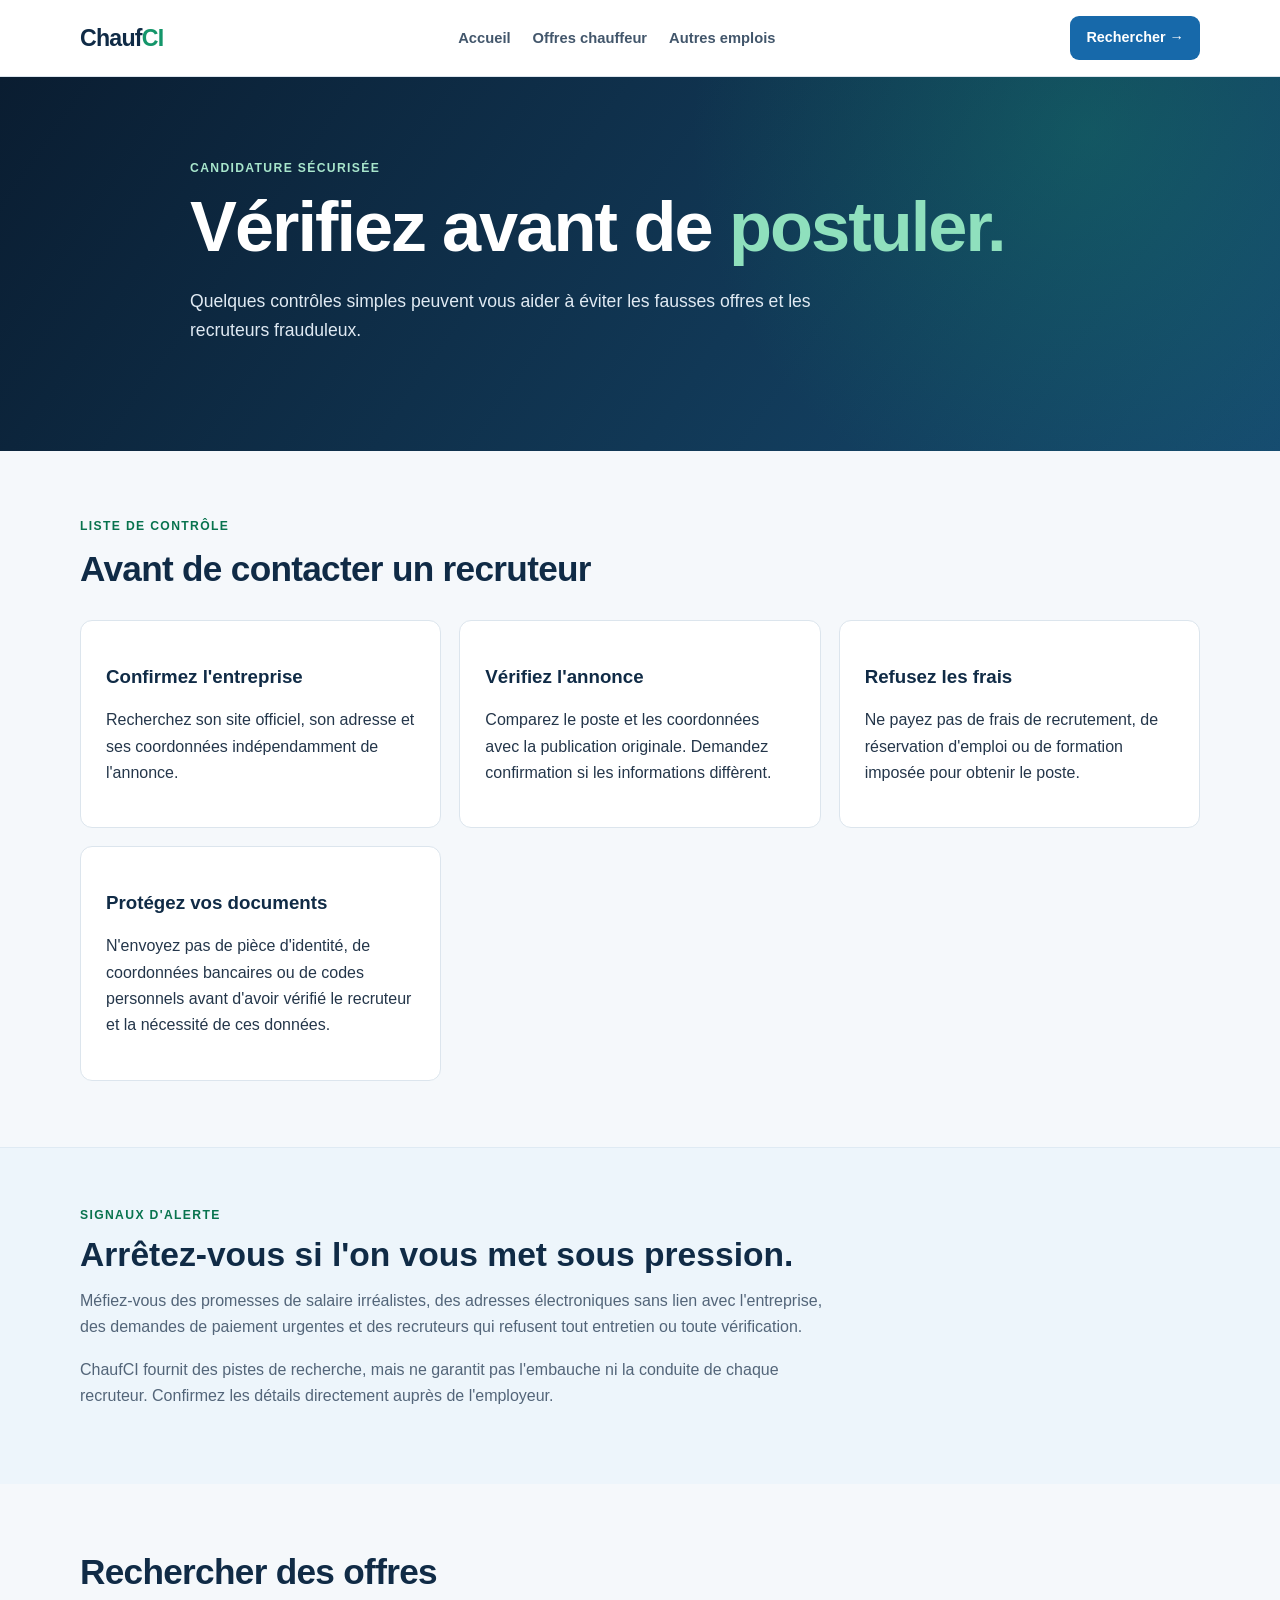
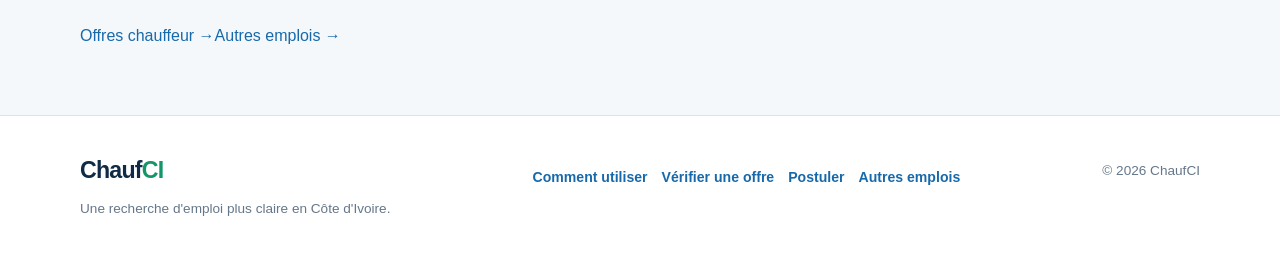
<file: check.html>
<!doctype html>
<html lang="fr">
<head>
  <meta charset="utf-8">
  <meta name="viewport" content="width=device-width, initial-scale=1">
  <meta name="theme-color" content="#102b46">
  <meta name="description" content="Les vérifications essentielles avant de répondre à une offre d'emploi.">
  <title>Vérifier une offre — ChaufCI</title>
  <link rel="stylesheet" href="style.css">
</head>
<body>
  <header class="site-header"><div class="container">
    <a class="logo" href="index.html" aria-label="Accueil ChaufCI">Chauf<span class="logo-accent">CI</span></a>
    <nav aria-label="Navigation principale"><a href="index.html">Accueil</a><a href="jobs.html">Offres chauffeur</a><a href="careers.html">Autres emplois</a></nav>
    <a class="nav-cta" href="jobs.html">Rechercher →</a>
  </div></header>
  <main>
    <section class="hero"><div class="container">
      <p class="eyebrow">CANDIDATURE SÉCURISÉE</p>
      <h1>Vérifiez avant de <span>postuler.</span></h1>
      <p>Quelques contrôles simples peuvent vous aider à éviter les fausses offres et les recruteurs frauduleux.</p>
    </div></section>
    <section class="section"><div class="container">
      <p class="section-kicker">LISTE DE CONTRÔLE</p><h2>Avant de contacter un recruteur</h2>
      <div class="steps-grid">
        <article class="step-card"><h3>Confirmez l'entreprise</h3><p>Recherchez son site officiel, son adresse et ses coordonnées indépendamment de l'annonce.</p></article>
        <article class="step-card"><h3>Vérifiez l'annonce</h3><p>Comparez le poste et les coordonnées avec la publication originale. Demandez confirmation si les informations diffèrent.</p></article>
        <article class="step-card"><h3>Refusez les frais</h3><p>Ne payez pas de frais de recrutement, de réservation d'emploi ou de formation imposée pour obtenir le poste.</p></article>
        <article class="step-card"><h3>Protégez vos documents</h3><p>N'envoyez pas de pièce d'identité, de coordonnées bancaires ou de codes personnels avant d'avoir vérifié le recruteur et la nécessité de ces données.</p></article>
      </div>
    </div></section>
    <section class="safety-section"><div class="container"><div class="safety-content">
      <p class="section-kicker">SIGNAUX D'ALERTE</p><h2>Arrêtez-vous si l'on vous met sous pression.</h2>
      <p>Méfiez-vous des promesses de salaire irréalistes, des adresses électroniques sans lien avec l'entreprise, des demandes de paiement urgentes et des recruteurs qui refusent tout entretien ou toute vérification.</p>
      <p>ChaufCI fournit des pistes de recherche, mais ne garantit pas l'embauche ni la conduite de chaque recruteur. Confirmez les détails directement auprès de l'employeur.</p>
    </div></div></section>
    <section class="section"><div class="container">
      <h2>Rechercher des offres</h2><a class="button" href="jobs.html">Offres chauffeur →</a><a class="button" href="careers.html">Autres emplois →</a>
    </div></section>
  </main>
  <footer class="site-footer"><div class="container">
    <div><a class="logo" href="index.html">Chauf<span class="logo-accent">CI</span></a><p>Une recherche d'emploi plus claire en Côte d'Ivoire.</p></div>
    <nav class="footer-links" aria-label="Liens utiles"><a href="how-to-use.html">Comment utiliser</a><a href="check.html">Vérifier une offre</a><a href="apply.html">Postuler</a><a href="careers.html">Autres emplois</a></nav>
    <p>© <span id="year">2026</span> ChaufCI</p>
  </div></footer>
</body>
</html>
</file>
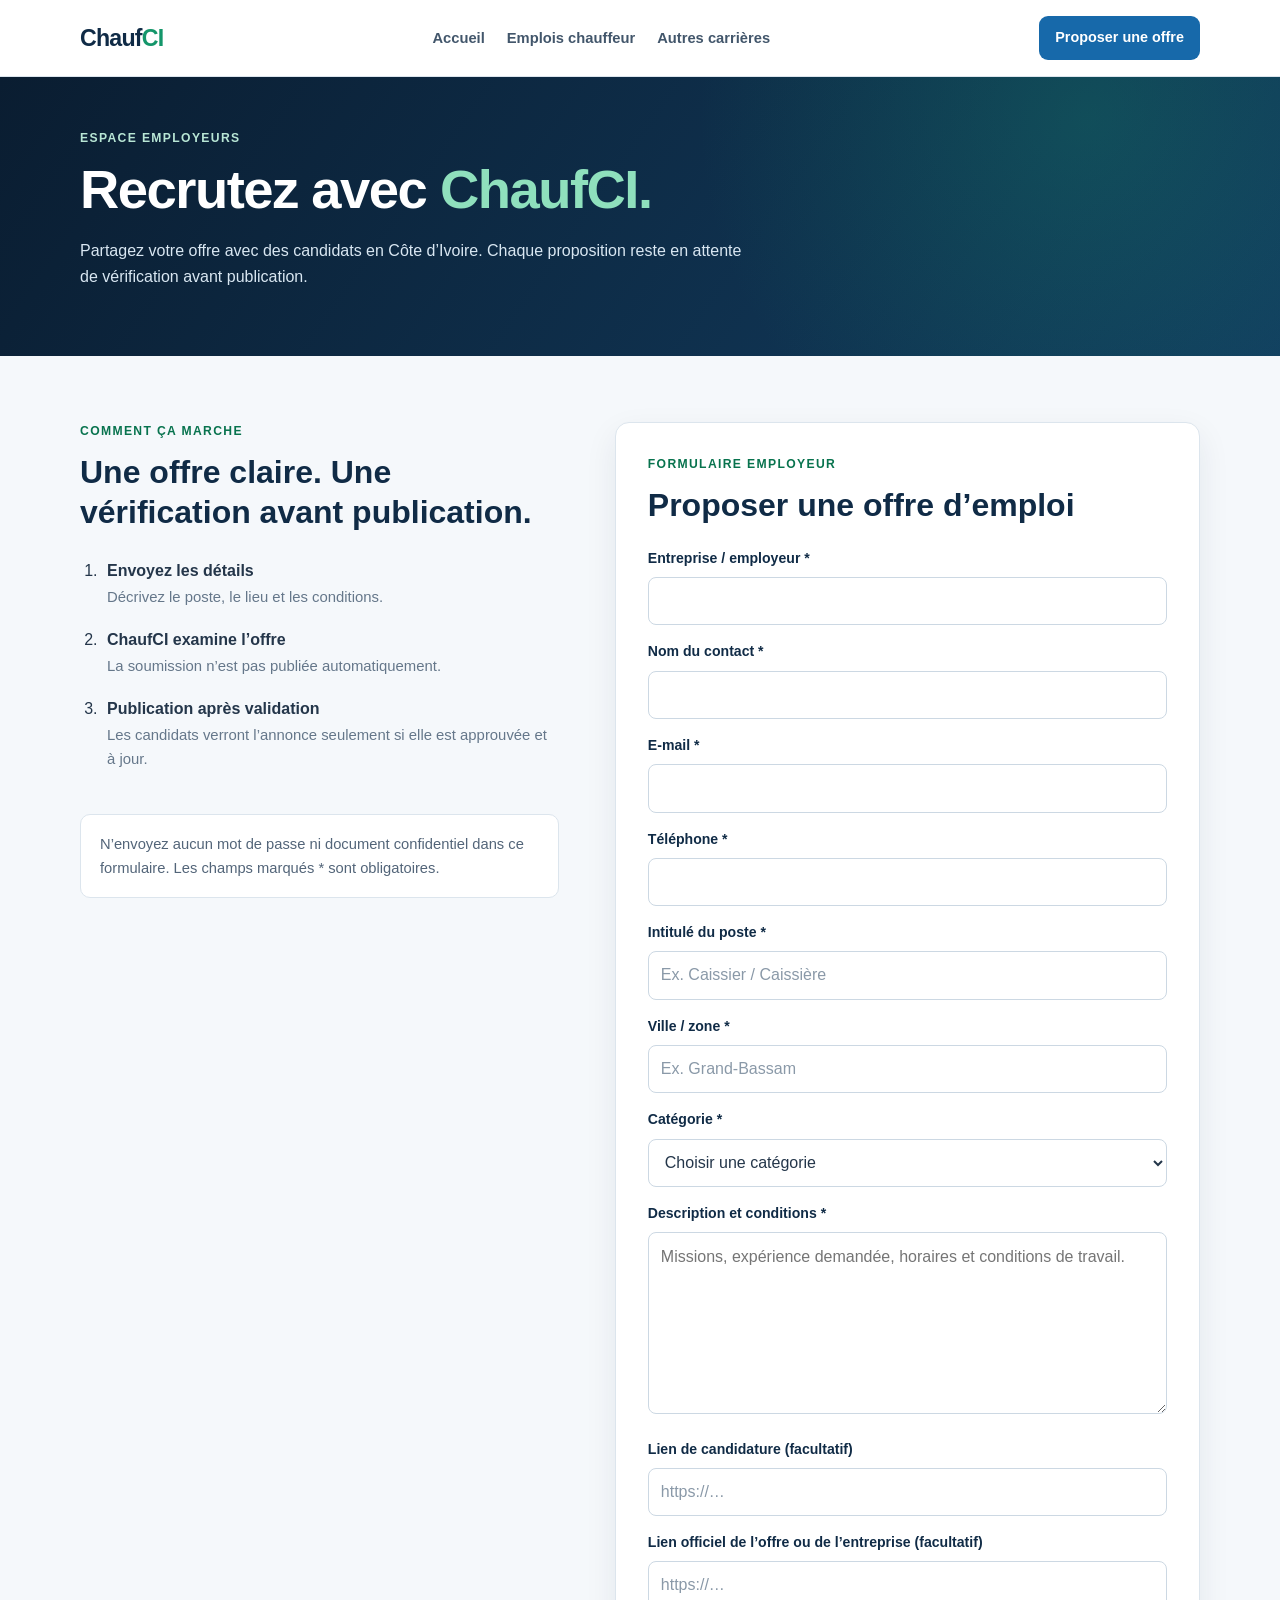
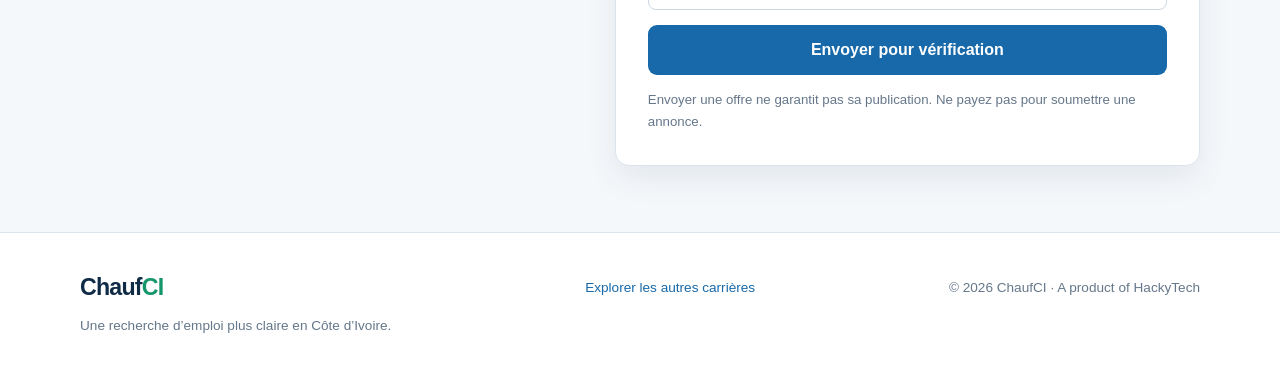
<file: employers.html>
<!doctype html>
<html lang="fr">
<head>
  <meta charset="utf-8">
  <meta name="viewport" content="width=device-width, initial-scale=1">
  <meta name="theme-color" content="#102b46">
  <meta name="description" content="Proposez une offre d'emploi sur ChaufCI. Les annonces sont examinées avant publication.">
  <title>Employeurs — publier une offre | ChaufCI</title>
  <link rel="stylesheet" href="style.css">
  <link rel="stylesheet" href="careers.css">
  <script src="employers.js" defer></script>
</head>
<body>
  <header class="site-header">
    <div class="container">
      <a class="logo" href="index.html">Chauf<span class="logo-accent">CI</span></a>
      <nav aria-label="Navigation principale">
        <a href="index.html">Accueil</a>
        <a href="jobs.html">Emplois chauffeur</a>
        <a href="careers.html">Autres carrières</a>
      </nav>
      <a class="nav-cta" href="#submit-job">Proposer une offre</a>
    </div>
  </header>

  <main>
    <section class="jobs-page-hero">
      <div class="container">
        <p class="eyebrow">ESPACE EMPLOYEURS</p>
        <h1>Recrutez avec <span>ChaufCI.</span></h1>
        <p>Partagez votre offre avec des candidats en Côte d’Ivoire. Chaque proposition reste en attente de vérification avant publication.</p>
      </div>
    </section>

    <section class="section">
      <div class="container employer-layout">
        <div>
          <p class="section-kicker">COMMENT ÇA MARCHE</p>
          <h2>Une offre claire. Une vérification avant publication.</h2>
          <ol class="employer-steps">
            <li><strong>Envoyez les détails</strong><span>Décrivez le poste, le lieu et les conditions.</span></li>
            <li><strong>ChaufCI examine l’offre</strong><span>La soumission n’est pas publiée automatiquement.</span></li>
            <li><strong>Publication après validation</strong><span>Les candidats verront l’annonce seulement si elle est approuvée et à jour.</span></li>
          </ol>
          <p class="source-note">N’envoyez aucun mot de passe ni document confidentiel dans ce formulaire. Les champs marqués * sont obligatoires.</p>
        </div>

        <form id="employer-form" class="employer-form">
          <p class="section-kicker">FORMULAIRE EMPLOYEUR</p>
          <h2 id="submit-job">Proposer une offre d’emploi</h2>
          <div id="form-status" class="form-status" role="status" aria-live="polite" hidden></div>

          <div class="form-trap" aria-hidden="true">
            <label for="employer-website">Laisser ce champ vide</label>
            <input id="employer-website" name="website" type="text" tabindex="-1" autocomplete="off" autocapitalize="off" spellcheck="false">
          </div>
          <div class="field">
            <label for="employer-name">Entreprise / employeur *</label>
            <input id="employer-name" name="employer_name" minlength="2" maxlength="120" required autocomplete="organization">
          </div>
          <div class="field">
            <label for="contact-name">Nom du contact *</label>
            <input id="contact-name" name="contact_name" minlength="2" maxlength="120" required autocomplete="name">
          </div>
          <div class="field">
            <label for="contact-email">E-mail *</label>
            <input id="contact-email" name="contact_email" type="email" minlength="5" maxlength="254" required autocomplete="email">
          </div>
          <div class="field">
            <label for="contact-phone">Téléphone *</label>
            <input id="contact-phone" name="contact_phone" type="tel" maxlength="40" required autocomplete="tel">
          </div>
          <div class="field">
            <label for="job-title">Intitulé du poste *</label>
            <input id="job-title" name="job_title" minlength="5" maxlength="160" required placeholder="Ex. Caissier / Caissière">
          </div>
          <div class="field">
            <label for="city">Ville / zone *</label>
            <input id="city" name="city" minlength="2" maxlength="100" required placeholder="Ex. Grand-Bassam">
          </div>
          <div class="field">
            <label for="category">Catégorie *</label>
            <select id="category" name="category" required>
              <option value="">Choisir une catégorie</option>
              <option value="personnel">Chauffeur personnel</option>
              <option value="entreprise">Chauffeur d’entreprise</option>
              <option value="livraison">Livraison / coursier</option>
              <option value="poids-lourd">Chauffeur poids lourd</option>
              <option value="organisation">Organisation / ONG</option>
              <option value="cashier">Caisse / caissier·ère</option>
              <option value="customer-service">Relation client / accueil</option>
              <option value="hospitality">Hôtellerie / restauration</option>
              <option value="sales">Vente / commercial</option>
              <option value="administration">Administration / réception</option>
              <option value="other">Autre métier</option>
            </select>
          </div>
          <div class="field">
            <label for="description">Description et conditions *</label>
            <textarea id="description" name="description" minlength="20" maxlength="5000" rows="6" required placeholder="Missions, expérience demandée, horaires et conditions de travail."></textarea>
          </div>
          <div class="field">
            <label for="application-url">Lien de candidature (facultatif)</label>
            <input id="application-url" name="application_url" type="url" maxlength="1000" placeholder="https://…">
          </div>
          <div class="field">
            <label for="source-url">Lien officiel de l’offre ou de l’entreprise (facultatif)</label>
            <input id="source-url" name="source_url" type="url" maxlength="1000" placeholder="https://…">
          </div>
          <button class="employer-submit" type="submit">Envoyer pour vérification</button>
          <p class="form-note">Envoyer une offre ne garantit pas sa publication. Ne payez pas pour soumettre une annonce.</p>
        </form>
      </div>
    </section>
  </main>

  <footer class="site-footer">
    <div class="container">
      <div><a class="logo" href="index.html">Chauf<span class="logo-accent">CI</span></a><p>Une recherche d’emploi plus claire en Côte d’Ivoire.</p></div>
      <p><a href="careers.html">Explorer les autres carrières</a></p>
      <p>© <span id="year"></span> ChaufCI · A product of HackyTech</p>
    </div>
  </footer>
</body>
</html>
</file>
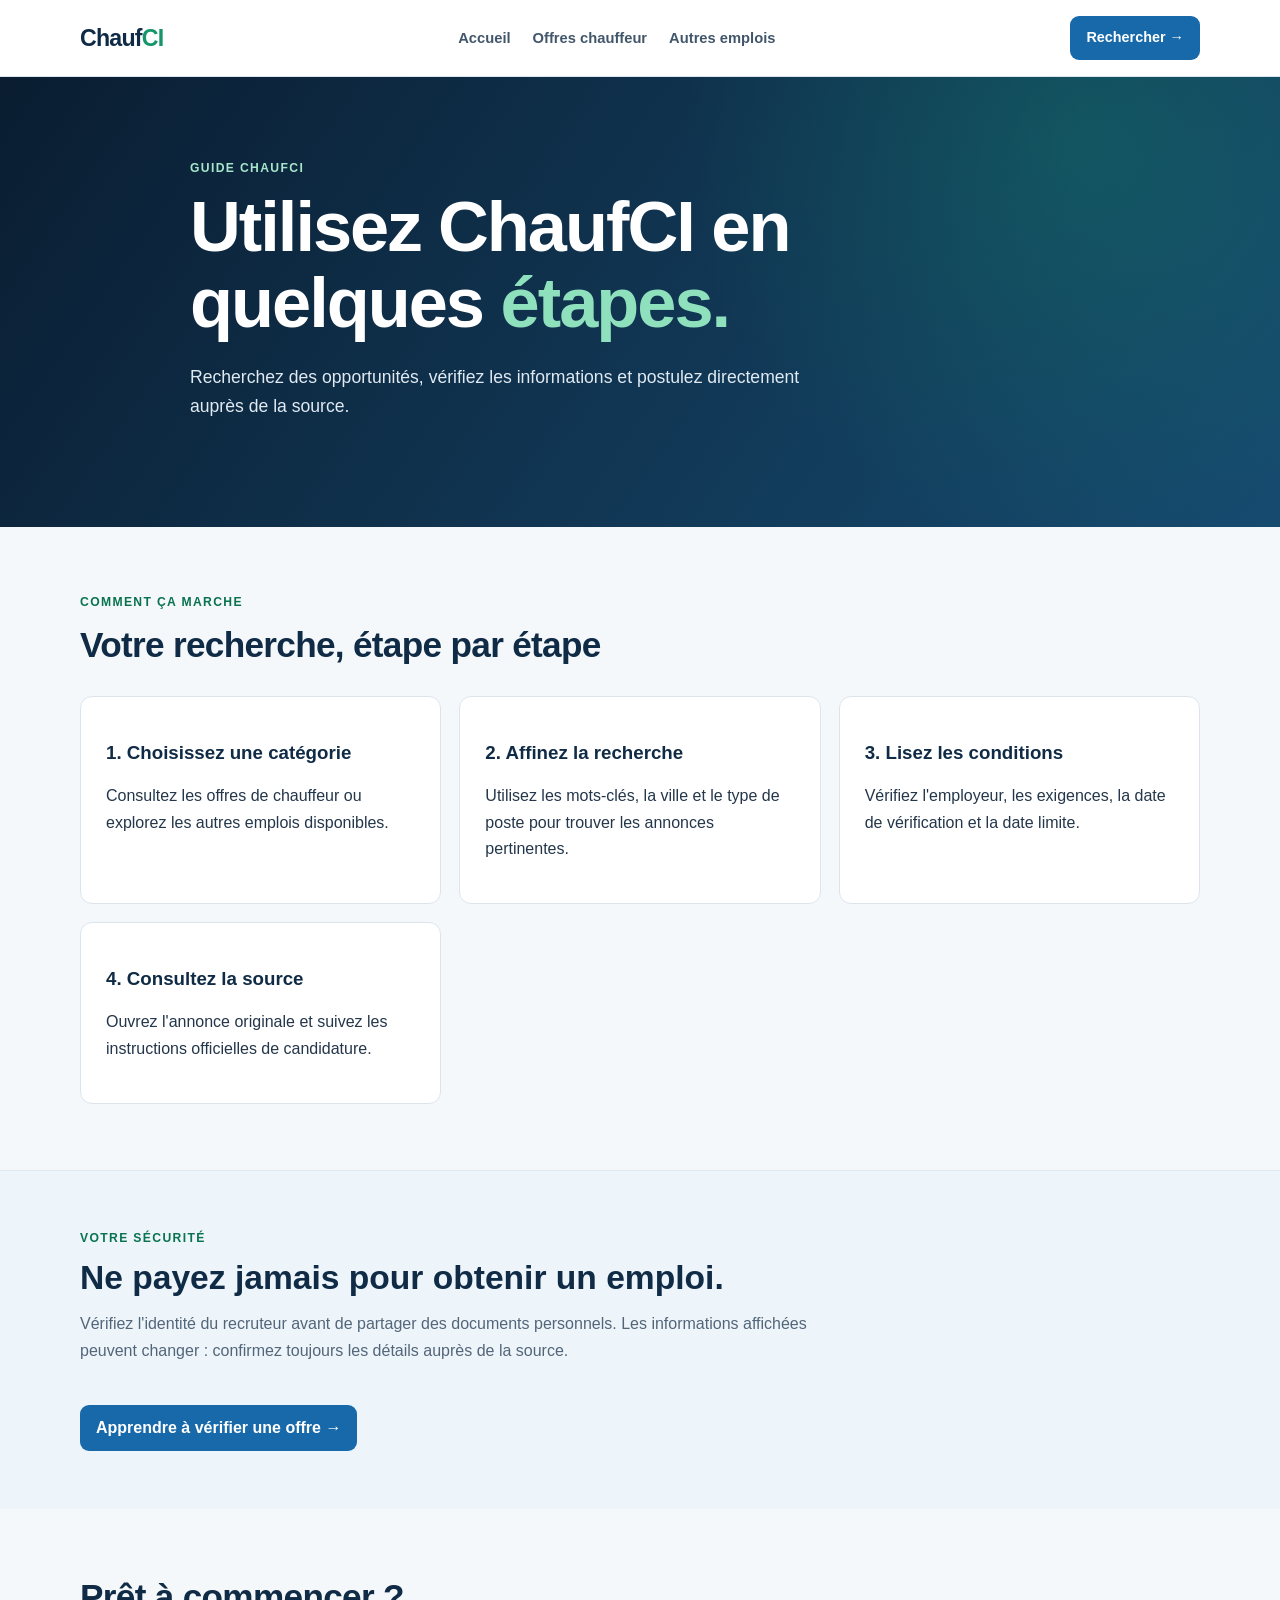
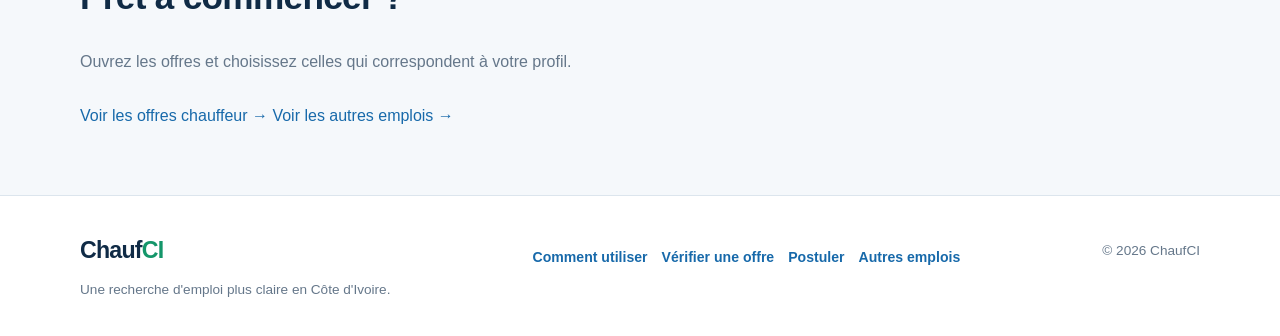
<file: how-to-use.html>
<!doctype html>
<html lang="fr">
<head>
  <meta charset="utf-8">
  <meta name="viewport" content="width=device-width, initial-scale=1">
  <meta name="theme-color" content="#102b46">
  <meta name="description" content="Comment rechercher des offres et utiliser ChaufCI en toute sécurité.">
  <title>Comment utiliser ChaufCI</title>
  <link rel="stylesheet" href="style.css">
</head>
<body>
  <header class="site-header"><div class="container">
    <a class="logo" href="index.html" aria-label="Accueil ChaufCI">Chauf<span class="logo-accent">CI</span></a>
    <nav aria-label="Navigation principale"><a href="index.html">Accueil</a><a href="jobs.html">Offres chauffeur</a><a href="careers.html">Autres emplois</a></nav>
    <a class="nav-cta" href="jobs.html">Rechercher →</a>
  </div></header>
  <main>
    <section class="hero"><div class="container">
      <p class="eyebrow">GUIDE CHAUFCI</p>
      <h1>Utilisez ChaufCI en quelques <span>étapes.</span></h1>
      <p>Recherchez des opportunités, vérifiez les informations et postulez directement auprès de la source.</p>
    </div></section>
    <section class="section"><div class="container">
      <p class="section-kicker">COMMENT ÇA MARCHE</p><h2>Votre recherche, étape par étape</h2>
      <div class="steps-grid">
        <article class="step-card"><h3>1. Choisissez une catégorie</h3><p>Consultez les offres de chauffeur ou explorez les autres emplois disponibles.</p></article>
        <article class="step-card"><h3>2. Affinez la recherche</h3><p>Utilisez les mots-clés, la ville et le type de poste pour trouver les annonces pertinentes.</p></article>
        <article class="step-card"><h3>3. Lisez les conditions</h3><p>Vérifiez l'employeur, les exigences, la date de vérification et la date limite.</p></article>
        <article class="step-card"><h3>4. Consultez la source</h3><p>Ouvrez l'annonce originale et suivez les instructions officielles de candidature.</p></article>
      </div>
    </div></section>
    <section class="safety-section"><div class="container"><div class="safety-content">
      <p class="section-kicker">VOTRE SÉCURITÉ</p><h2>Ne payez jamais pour obtenir un emploi.</h2>
      <p>Vérifiez l'identité du recruteur avant de partager des documents personnels. Les informations affichées peuvent changer : confirmez toujours les détails auprès de la source.</p>
      <a href="check.html">Apprendre à vérifier une offre →</a>
    </div></div></section>
    <section class="section"><div class="container">
      <h2>Prêt à commencer ?</h2><p class="section-description">Ouvrez les offres et choisissez celles qui correspondent à votre profil.</p>
      <a class="button" href="jobs.html">Voir les offres chauffeur →</a>
      <a class="button" href="careers.html">Voir les autres emplois →</a>
    </div></section>
  </main>
  <footer class="site-footer"><div class="container">
    <div><a class="logo" href="index.html">Chauf<span class="logo-accent">CI</span></a><p>Une recherche d'emploi plus claire en Côte d'Ivoire.</p></div>
    <nav class="footer-links" aria-label="Liens utiles"><a href="how-to-use.html">Comment utiliser</a><a href="check.html">Vérifier une offre</a><a href="apply.html">Postuler</a><a href="careers.html">Autres emplois</a></nav>
    <p>© <span id="year">2026</span> ChaufCI</p>
  </div></footer>
</body>
</html>
</file>
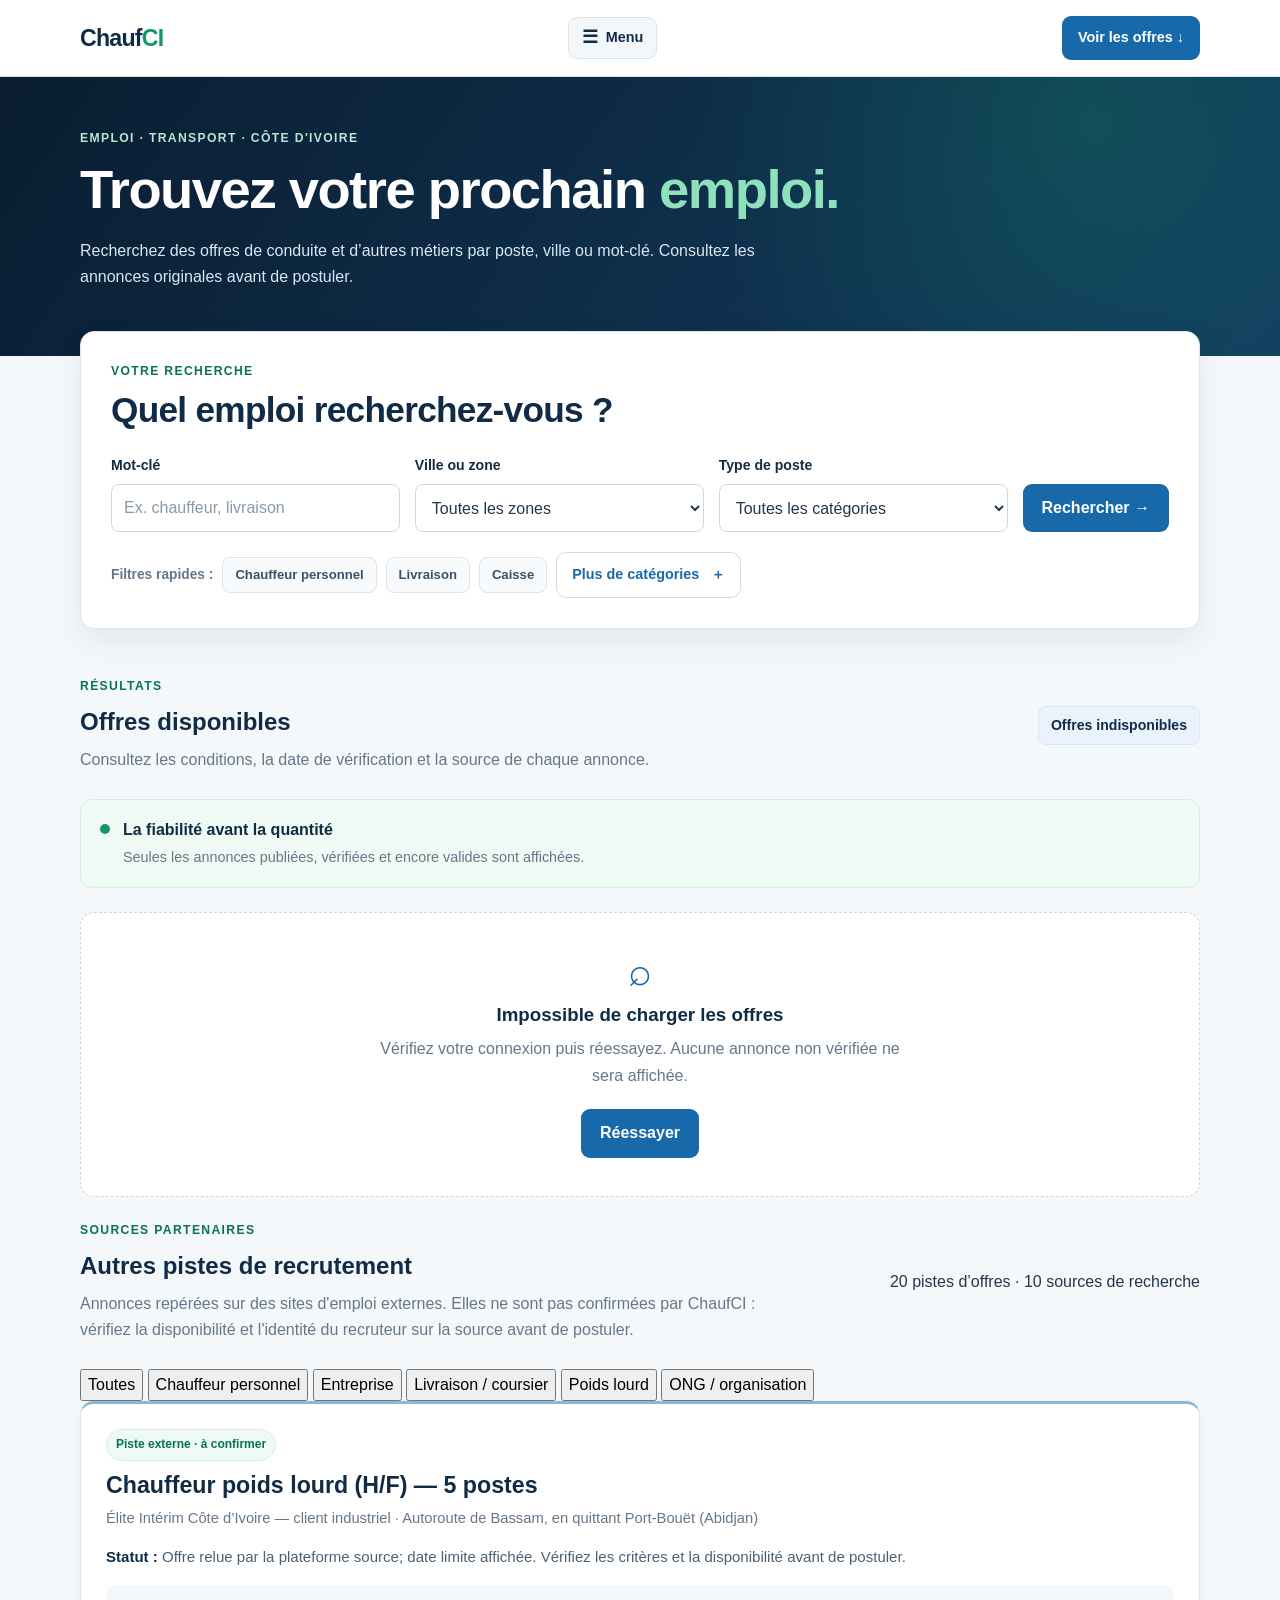
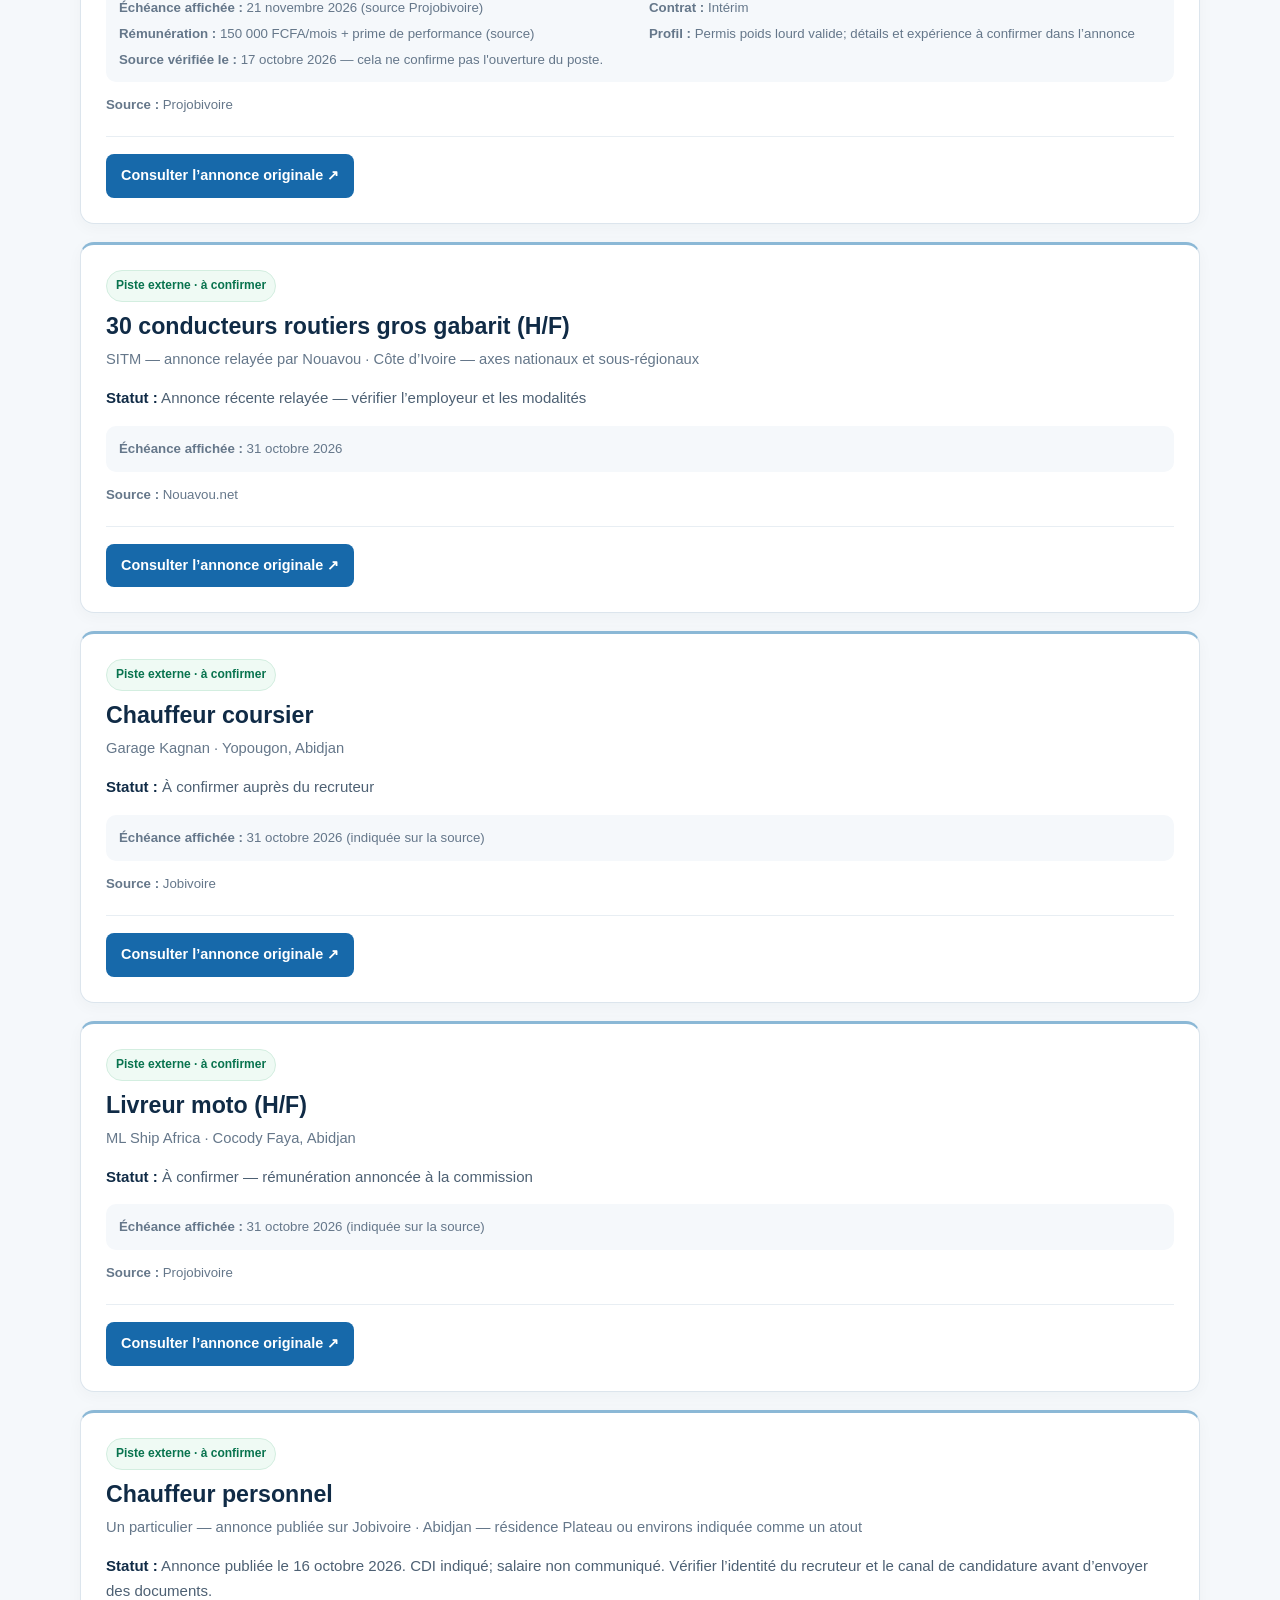
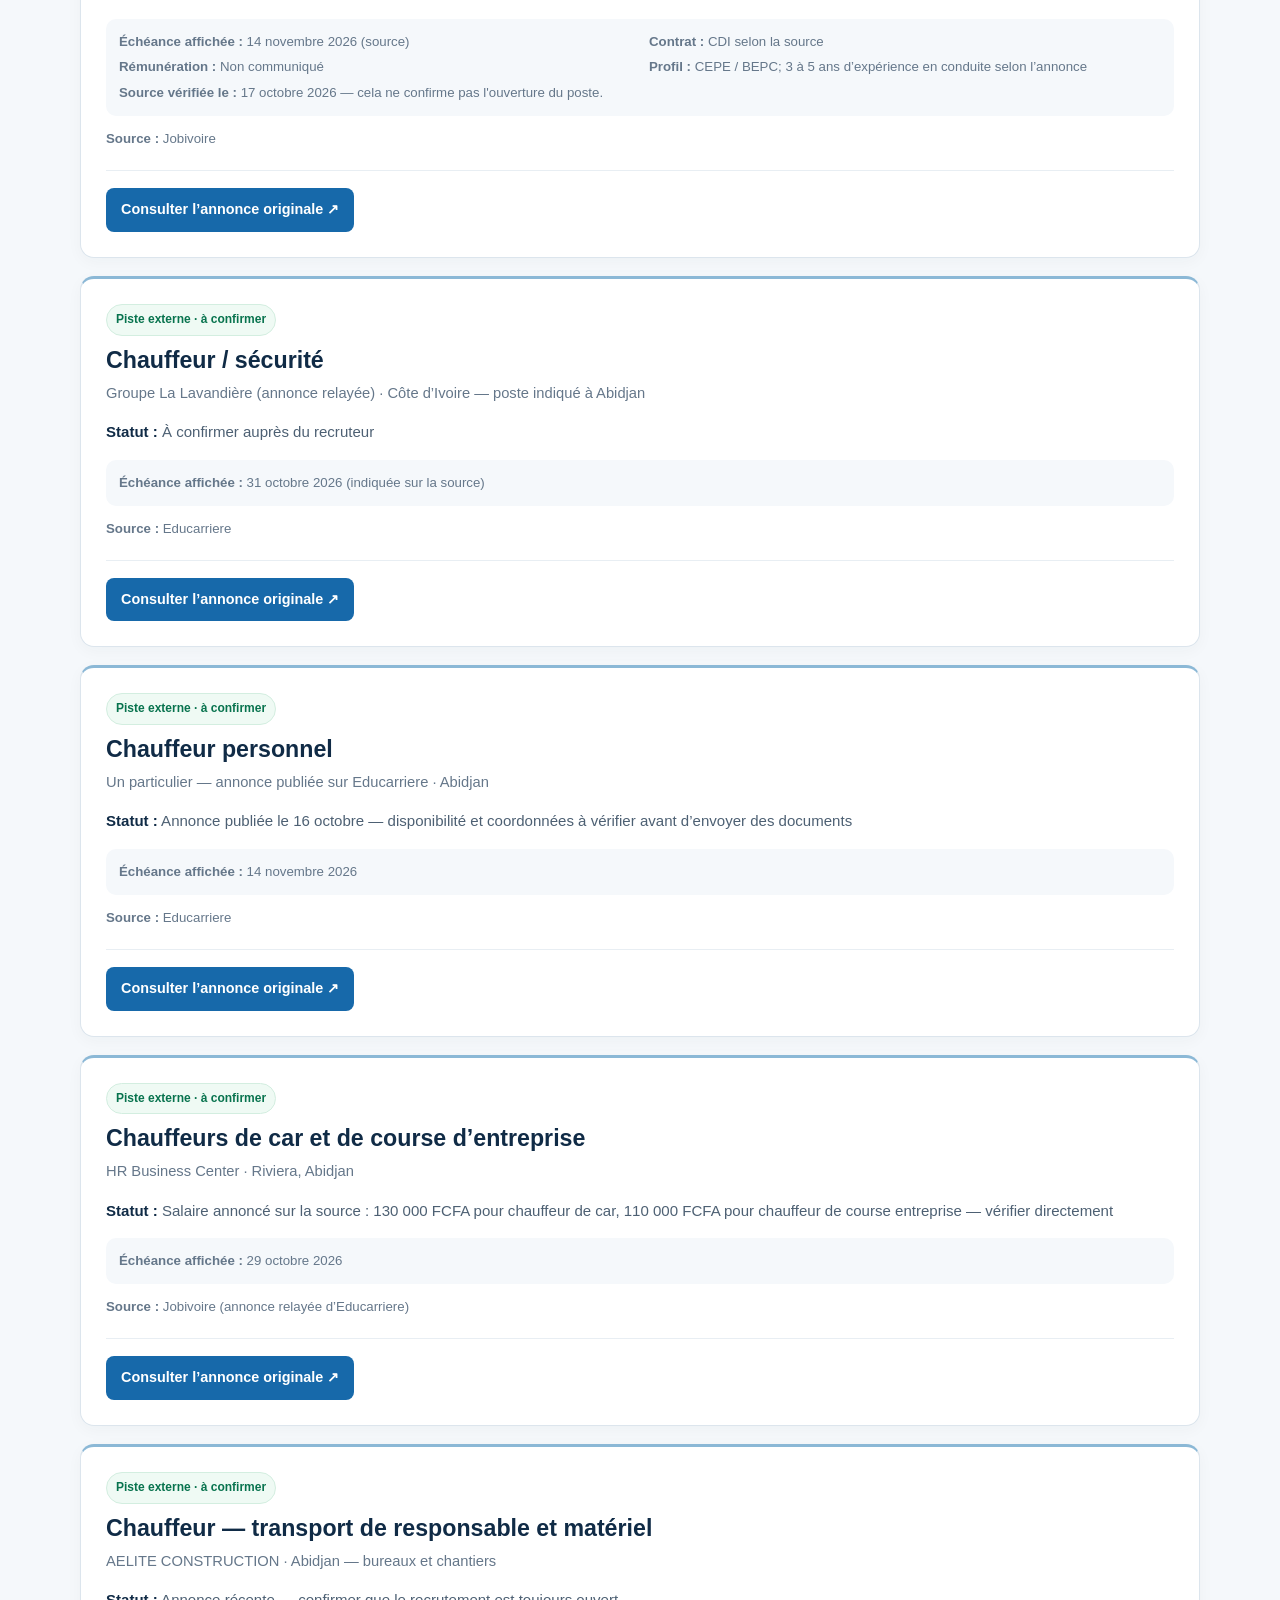
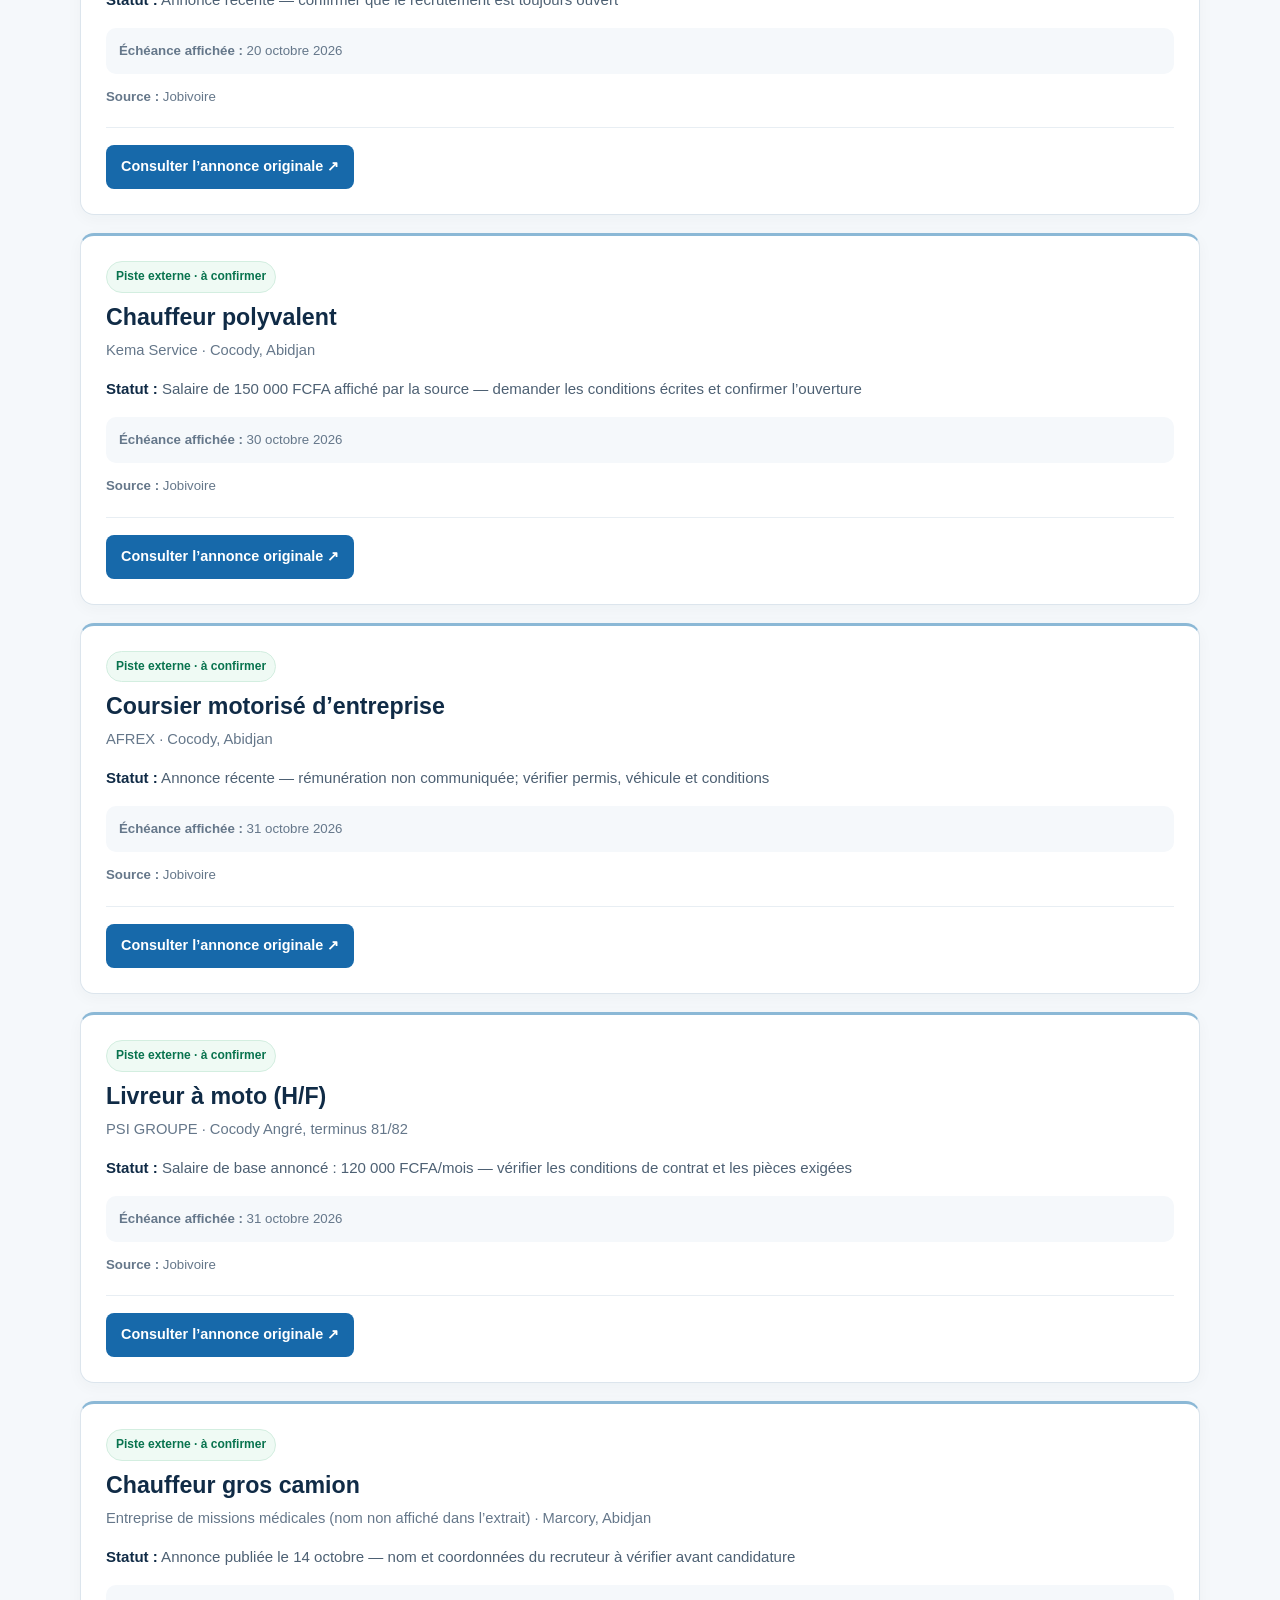
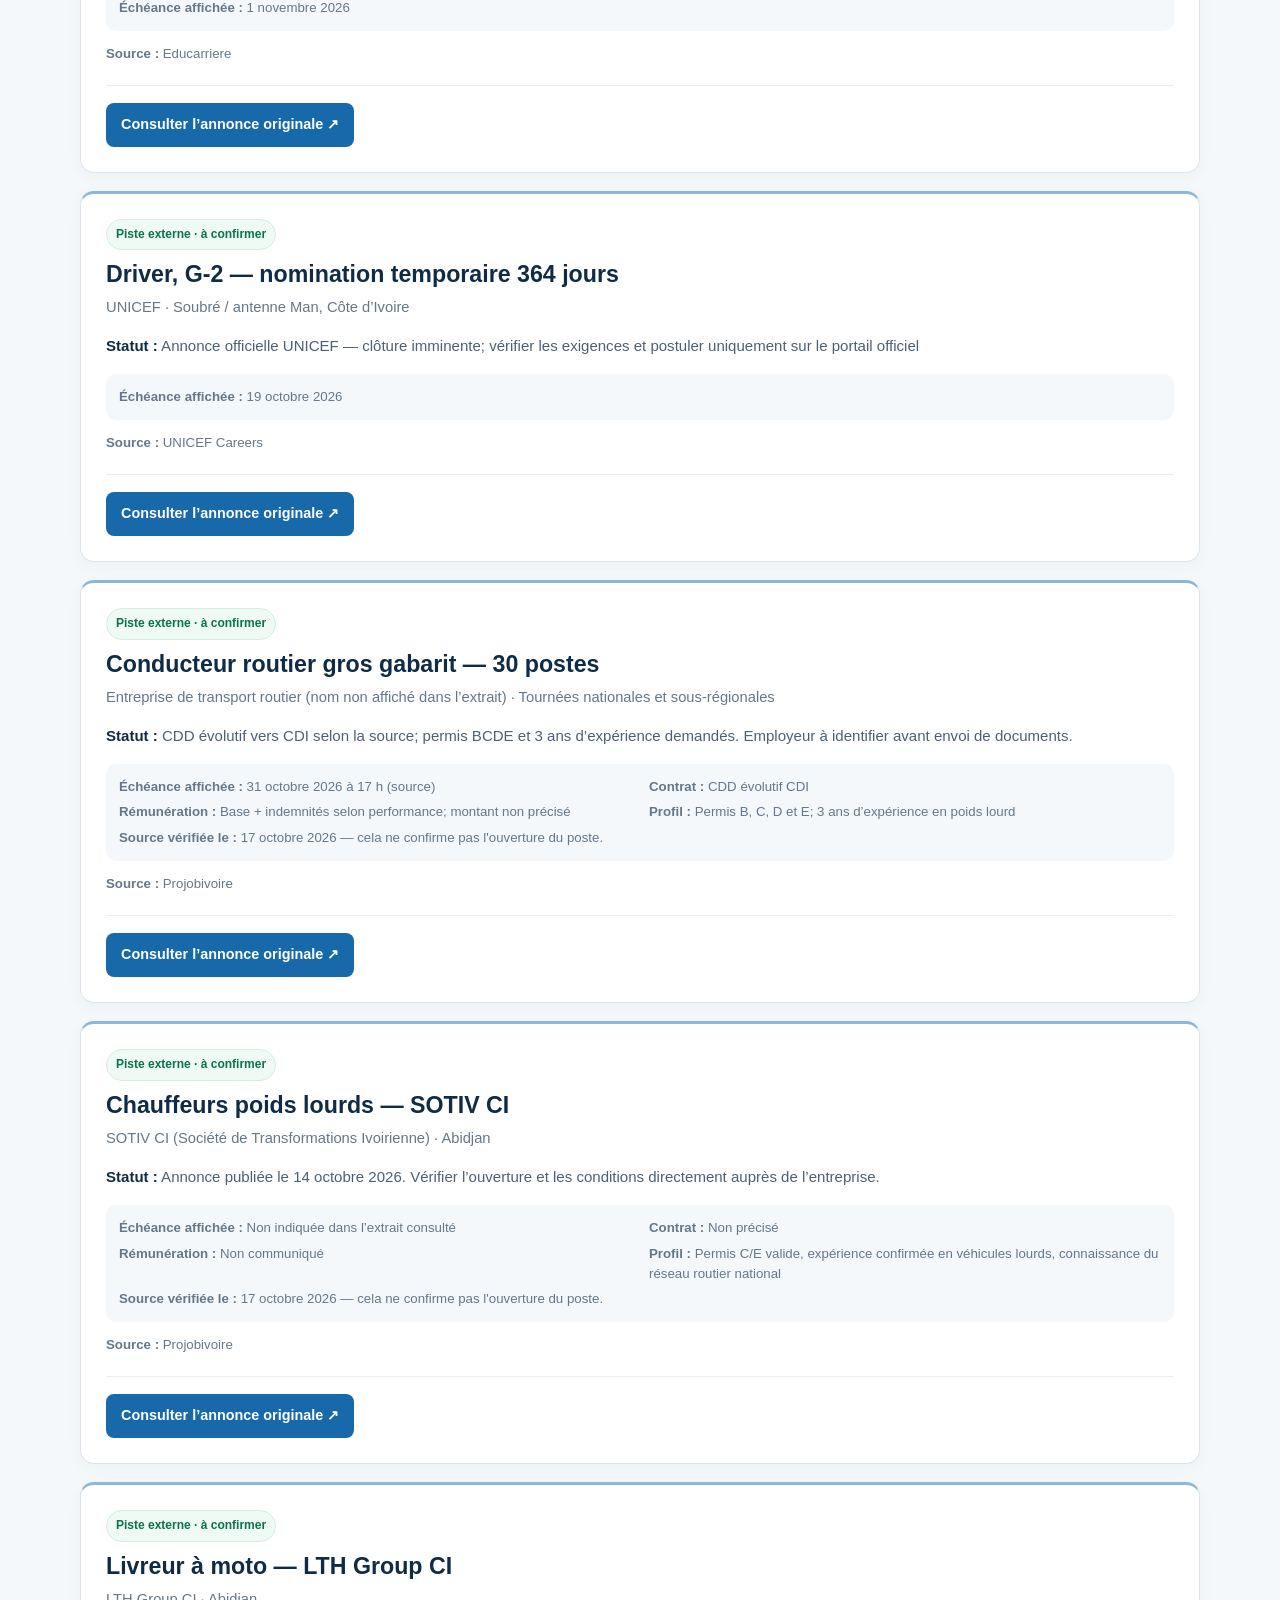
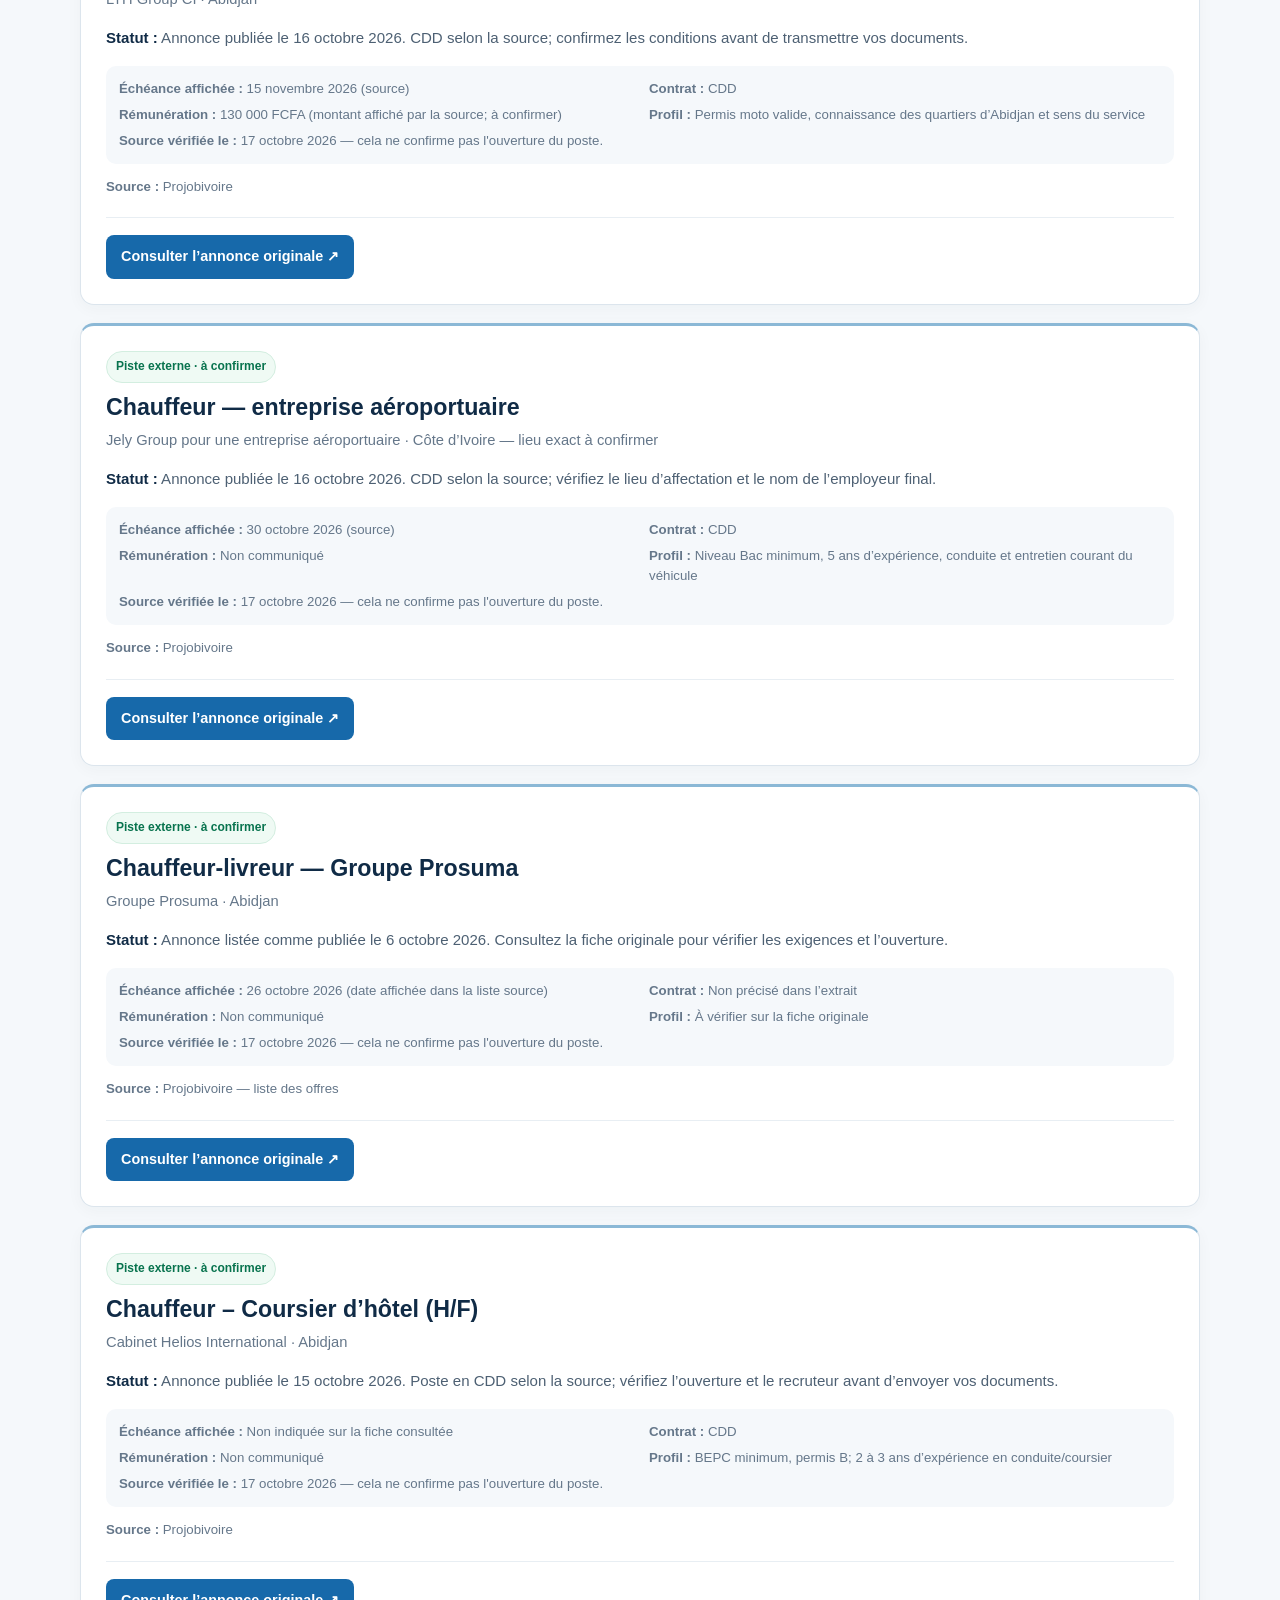
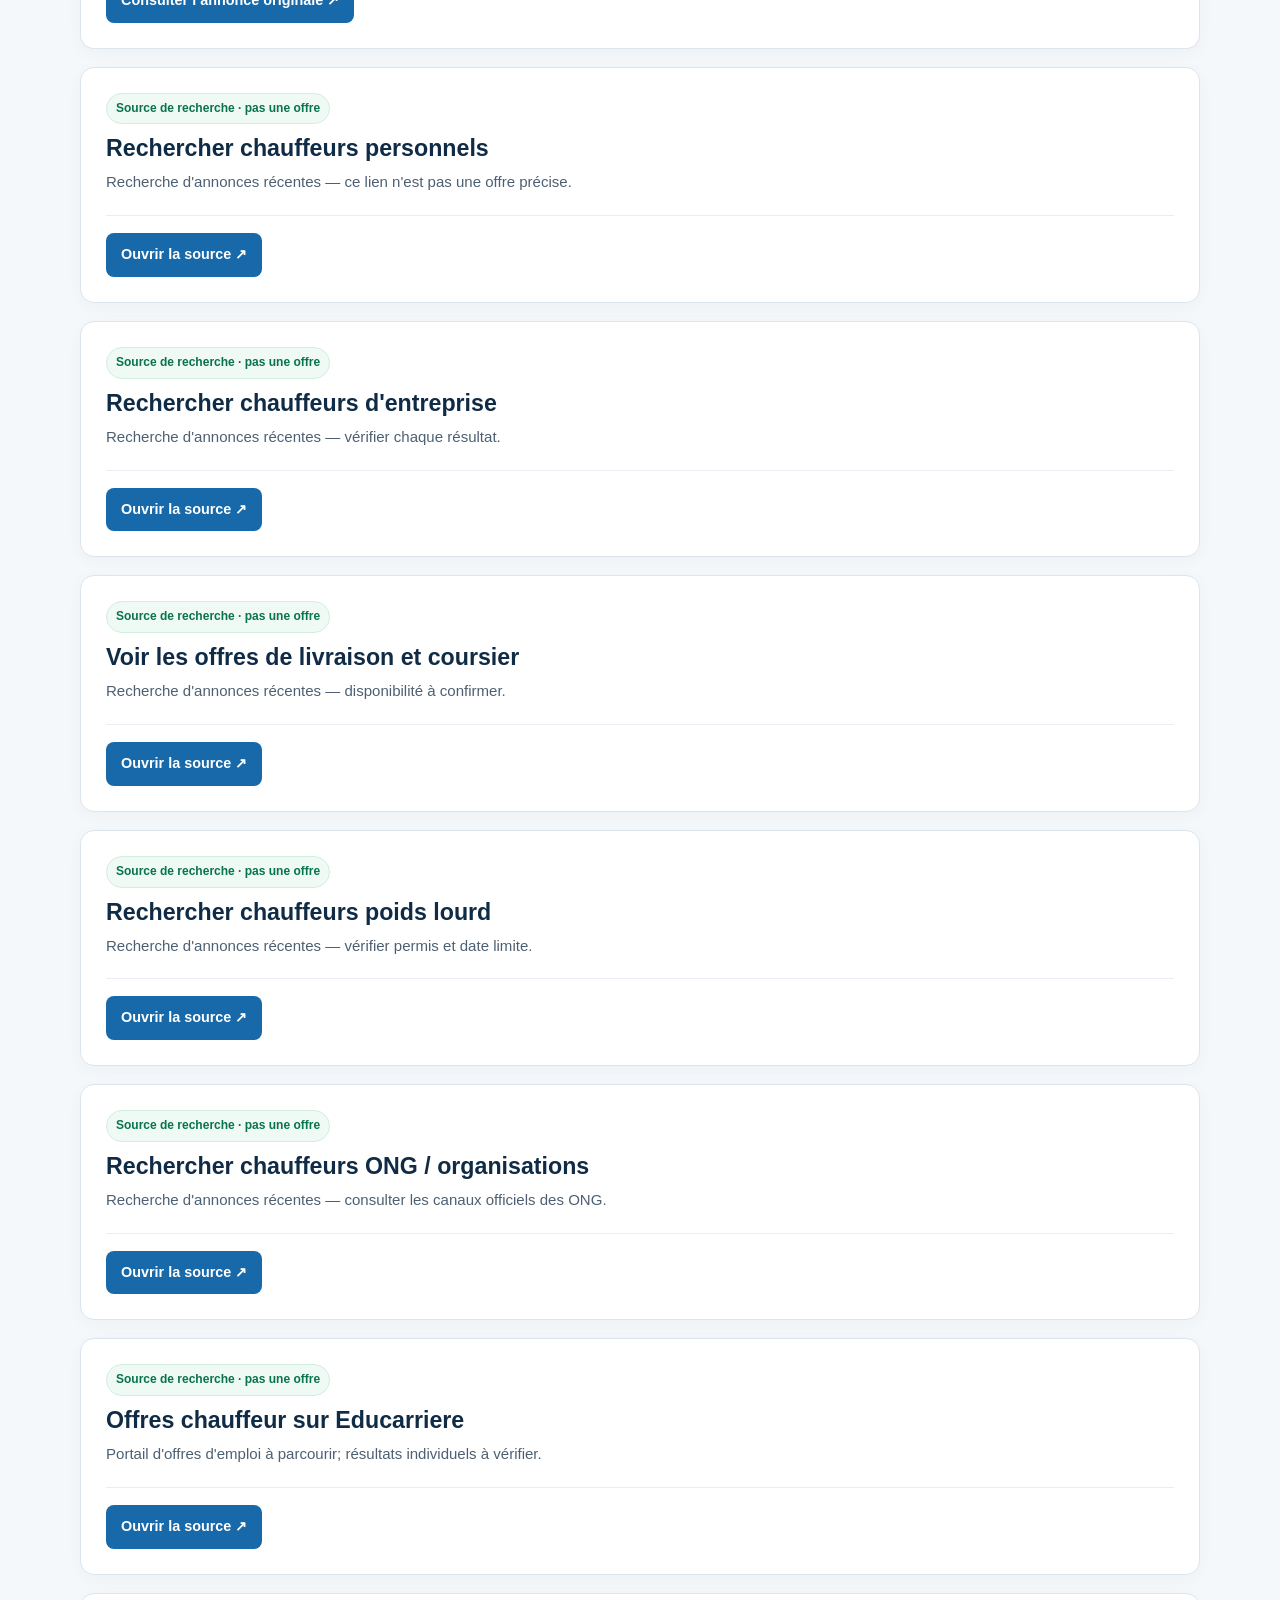
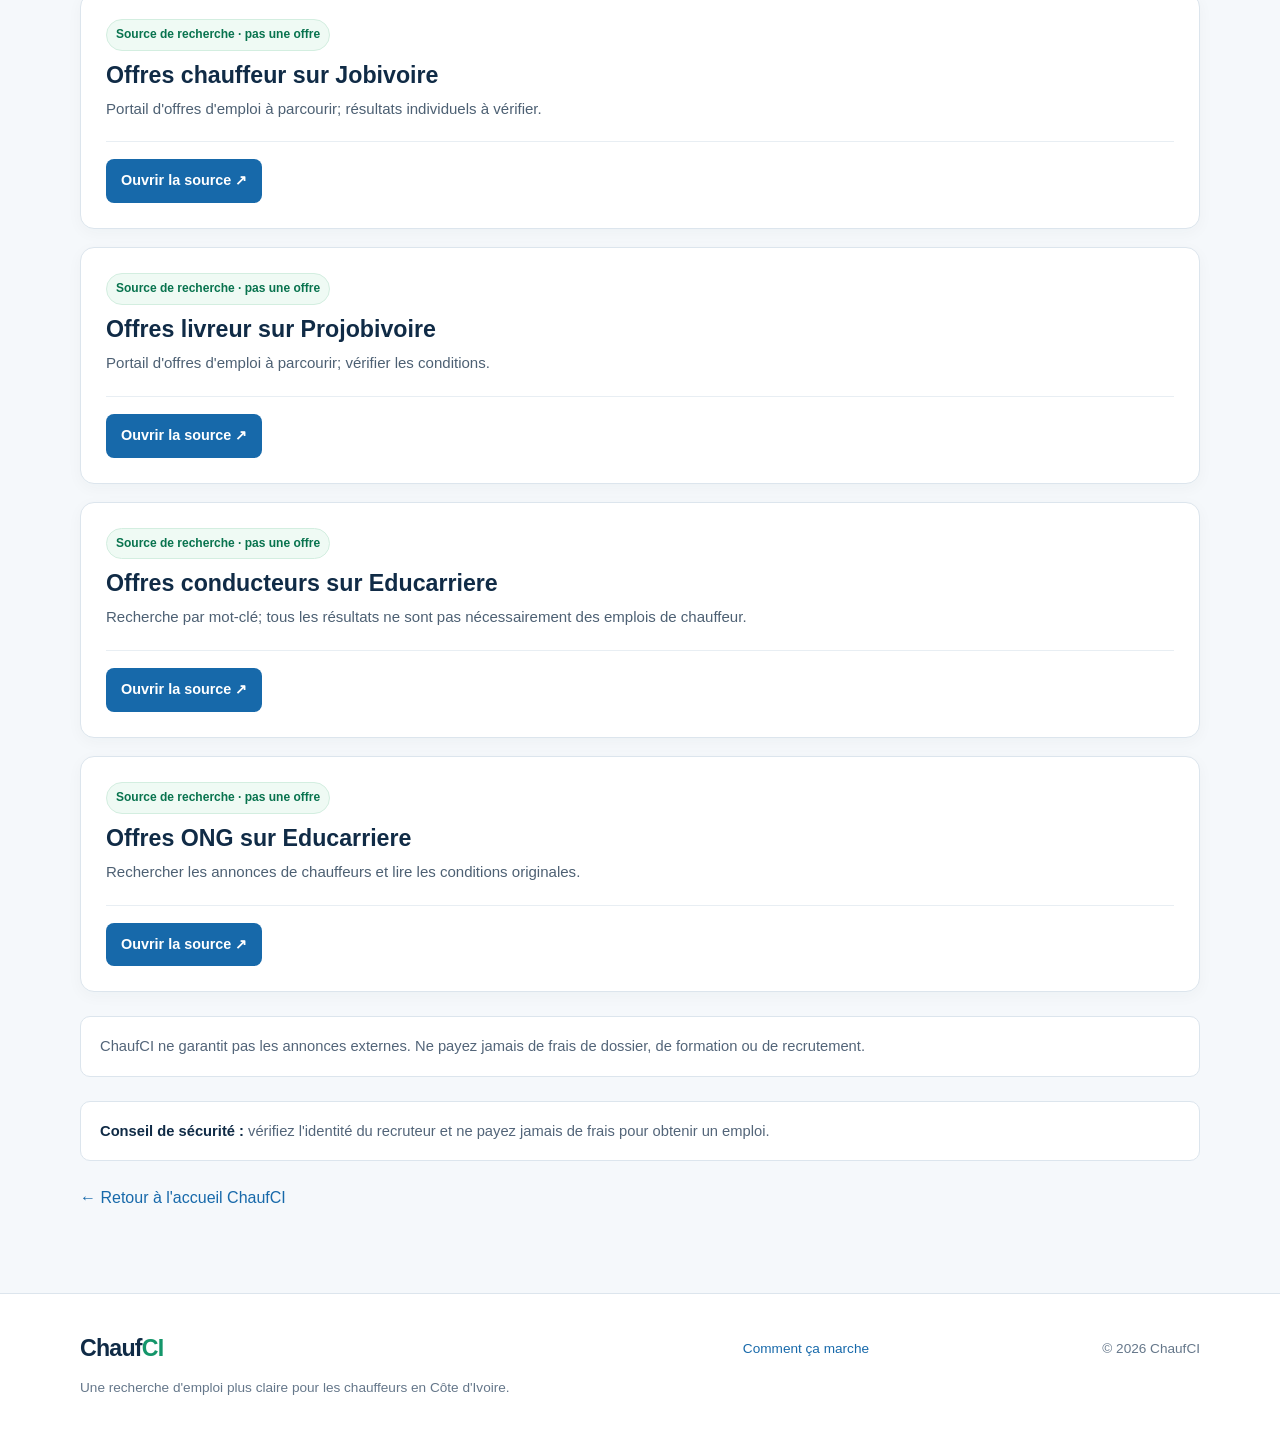
<file: jobs.html>
<!doctype html>
<html lang="fr">
<head>
  <meta charset="utf-8">
  <meta name="viewport" content="width=device-width, initial-scale=1">
  <meta name="theme-color" content="#102b46">
  <meta name="description" content="Recherchez des offres d'emploi de chauffeur en Côte d'Ivoire par ville, catégorie et mot-clé.">
  <title>Offres d'emploi — ChaufCI</title>
  <link rel="stylesheet" href="style.css">
  <script src="supabase.js" defer></script>
  <script src="script.js" defer></script>
</head>
<body>
  <header class="site-header">
    <div class="container">
      <a class="logo" href="index.html">Chauf<span class="logo-accent">CI</span></a>
      <details class="nav-drawer">
        <summary aria-label="Ouvrir le menu"><span aria-hidden="true">☰</span><span>Menu</span></summary>
        <nav aria-label="Navigation principale">
          <a href="index.html">Accueil</a>
          <a href="jobs.html">Emplois chauffeur</a>
          <a href="careers.html">Autres emplois</a>
          <a href="employers.html">Employeurs</a>
          <a href="how-to-use.html">Guide ChaufCI</a>
          <a href="check.html">Vérifier une offre</a>
        </nav>
      </details>
      <a class="nav-cta" href="#jobs">Voir les offres ↓</a>
    </div>
  </header>

  <main>
    <section class="jobs-page-hero">
      <div class="container">
        <p class="eyebrow">EMPLOI · TRANSPORT · CÔTE D'IVOIRE</p>
        <h1>Trouvez votre prochain <span>emploi.</span></h1>
        <p>Recherchez des offres de conduite et d’autres métiers par poste, ville ou mot-clé. Consultez les annonces originales avant de postuler.</p>
      </div>
    </section>

    <section class="search-section jobs-search">
      <div class="container">
        <p class="section-kicker">VOTRE RECHERCHE</p>
        <h2>Quel emploi recherchez-vous ?</h2>

        <form id="search-form">
          <div class="field">
            <label for="keyword">Mot-clé</label>
            <input id="keyword" name="keyword" type="search" placeholder="Ex. chauffeur, livraison" autocomplete="off">
          </div>

          <div class="field">
            <label for="city">Ville ou zone</label>
            <select id="city" name="city">
              <option value="">Toutes les zones</option>
              <option value="Grand-Bassam">Grand-Bassam</option>
              <option value="Abidjan">Abidjan</option>
              <option value="Bouaké">Bouaké</option>
              <option value="San-Pédro">San-Pédro</option>
              <option value="Soubré">Soubré</option>
              <option value="Côte d'Ivoire">Autres régions</option>
            </select>
          </div>

          <div class="field">
            <label for="category">Type de poste</label>
            <select id="category" name="category">
              <option value="">Toutes les catégories</option>
              <option value="personnel">Chauffeur personnel</option>
              <option value="entreprise">Chauffeur d'entreprise</option>
              <option value="livraison">Livraison / coursier</option>
              <option value="poids-lourd">Poids lourd</option>
              <option value="organisation">Organisation / ONG</option>
              <option value="cashier">Caisse / caissier·ère</option>
              <option value="customer-service">Relation client / accueil</option>
              <option value="hospitality">Hôtellerie / restauration</option>
              <option value="sales">Vente / commercial</option>
              <option value="administration">Administration / réception</option>
              <option value="other">Autre métier</option>
            </select>
          </div>

          <button type="submit">Rechercher →</button>
        </form>

        <div class="quick-filters" aria-label="Filtres populaires">
          <span>Filtres rapides :</span>
          <button type="button" data-filter="personnel">Chauffeur personnel</button>
          <button type="button" data-filter="livraison">Livraison</button>
          <button type="button" data-filter="cashier">Caisse</button>
          <details class="more-filters">
            <summary>Plus de catégories <span aria-hidden="true">＋</span></summary>
            <div class="more-filter-options">
              <button type="button" data-filter="entreprise">Entreprise</button>
              <button type="button" data-filter="poids-lourd">Poids lourd</button>
              <button type="button" data-filter="organisation">ONG</button>
              <button type="button" data-filter="customer-service">Relation client</button>
              <button type="button" data-filter="hospitality">Hôtellerie</button>
              <button type="button" data-filter="sales">Vente</button>
              <button type="button" data-filter="administration">Administration</button>
              <button type="button" data-filter="other">Autre</button>
            </div>
          </details>
        </div>
      </div>
    </section>

    <section id="jobs" class="section jobs-section">
      <div class="container">
        <div class="section-heading">
          <div>
            <p class="section-kicker">RÉSULTATS</p>
            <h2>Offres disponibles</h2>
            <p class="section-description">Consultez les conditions, la date de vérification et la source de chaque annonce.</p>
          </div>
          <span id="result-count" aria-live="polite">Chargement des offres…</span>
        </div>

        <div class="listing-status">
          <span class="status-dot" aria-hidden="true"></span>
          <div>
            <strong>La fiabilité avant la quantité</strong>
            <p>Seules les annonces publiées, vérifiées et encore valides sont affichées.</p>
          </div>
        </div>

        <div id="job-list" class="job-list" aria-live="polite" aria-busy="true"></div>

        <div id="empty-state" class="empty-state" hidden>
          <div class="empty-icon" aria-hidden="true">⌕</div>
          <h3>Aucune offre vérifiée pour le moment</h3>
          <p>Essayez d'autres filtres ou revenez consulter ChaufCI lorsque de nouvelles annonces auront été vérifiées.</p>
          <button id="reset" type="button">Effacer les filtres</button>
        </div>

        <section class="external-leads" aria-labelledby="external-leads-title">
          <div class="section-heading">
            <div>
              <p class="section-kicker">SOURCES PARTENAIRES</p>
              <h2 id="external-leads-title">Autres pistes de recrutement</h2>
              <p class="section-description">Annonces repérées sur des sites d'emploi externes. Elles ne sont pas confirmées par ChaufCI : vérifiez la disponibilité et l'identité du recruteur sur la source avant de postuler.</p>
            </div>
            <span id="external-count" aria-live="polite">Chargement…</span>
          </div>
          <div class="external-filter-row" aria-label="Filtrer les pistes externes">
            <button type="button" data-external-filter="all" aria-pressed="true">Toutes</button>
            <button type="button" data-external-filter="personnel" aria-pressed="false">Chauffeur personnel</button>
            <button type="button" data-external-filter="entreprise" aria-pressed="false">Entreprise</button>
            <button type="button" data-external-filter="livraison" aria-pressed="false">Livraison / coursier</button>
            <button type="button" data-external-filter="poids-lourd" aria-pressed="false">Poids lourd</button>
            <button type="button" data-external-filter="organisation" aria-pressed="false">ONG / organisation</button>
          </div>
          <div id="external-lead-list" class="job-list"></div>
          <p class="source-note">ChaufCI ne garantit pas les annonces externes. Ne payez jamais de frais de dossier, de formation ou de recrutement.</p>
        </section>

        <p class="source-note">
          <strong>Conseil de sécurité :</strong>
          vérifiez l'identité du recruteur et ne payez jamais de frais pour obtenir un emploi.
        </p>

        <p><a href="index.html">← Retour à l'accueil ChaufCI</a></p>
      </div>
    </section>
  </main>

  <footer class="site-footer">
    <div class="container">
      <div>
        <a class="logo" href="index.html">Chauf<span class="logo-accent">CI</span></a>
        <p>Une recherche d'emploi plus claire pour les chauffeurs en Côte d'Ivoire.</p>
      </div>
      <p><a href="index.html#how">Comment ça marche</a></p>
      <p>© <span id="year"></span> ChaufCI</p>
    </div>
  </footer>
  <script src="external-leads.js" defer></script>
</body>
</html>
</file>
<file: style.css>
/* ==========================================
   ChaufCI — Complete responsive stylesheet
   ========================================== */

:root {
  color-scheme: light;
  --navy: #102b46;
  --navy-deep: #0a1d31;
  --blue: #1769aa;
  --blue-dark: #12558c;
  --green: #14966a;
  --green-dark: #08734e;
  --soft-blue: #eaf3fb;
  --soft-green: #effaf4;
  --background: #f5f8fb;
  --surface: #ffffff;
  --text: #24364a;
  --muted: #65778a;
  --border: #dce5ed;
  --shadow: 0 12px 32px rgba(16, 43, 70, 0.08);
  --radius: 14px;
  --container-width: 1120px;
}

* {
  box-sizing: border-box;
}

html {
  scroll-behavior: smooth;
  scroll-padding-top: 24px;
}

body {
  margin: 0;
  color: var(--text);
  background: var(--background);
  font-family: -apple-system, BlinkMacSystemFont, "Segoe UI",
    Roboto, Helvetica, Arial, sans-serif;
  font-size: 16px;
  line-height: 1.65;
  -webkit-font-smoothing: antialiased;
}

img {
  max-width: 100%;
  height: auto;
}

a {
  color: var(--blue);
  text-decoration: none;
}

a:hover {
  color: var(--blue-dark);
}

button,
input,
select {
  font: inherit;
}

button,
select {
  cursor: pointer;
}

button:focus-visible,
input:focus-visible,
select:focus-visible,
a:focus-visible,
summary:focus-visible {
  outline: 3px solid #78b7ef;
  outline-offset: 3px;
}

button:disabled {
  cursor: not-allowed;
  opacity: 0.65;
}

h1,
h2,
h3,
p {
  overflow-wrap: anywhere;
}

h1,
h2,
h3 {
  color: var(--navy);
  line-height: 1.25;
}

p {
  margin-top: 0;
}

.container {
  width: min(var(--container-width), calc(100% - 40px));
  margin-inline: auto;
}

/* Header and navigation */

.site-header {
  position: relative;
  z-index: 10;
  background: var(--surface);
  border-bottom: 1px solid var(--border);
}

.site-header > .container {
  min-height: 76px;
  display: flex;
  align-items: center;
  justify-content: space-between;
  gap: 22px;
}

.logo {
  display: inline-flex;
  align-items: center;
  color: var(--navy);
  font-size: 1.45rem;
  font-weight: 900;
  letter-spacing: -0.8px;
  white-space: nowrap;
}

.logo:hover {
  color: var(--navy);
}

.logo-accent {
  color: var(--green);
}

.site-header nav {
  display: flex;
  align-items: center;
  gap: 22px;
}

.site-header nav a {
  color: #42566b;
  font-size: 0.92rem;
  font-weight: 650;
}

.site-header nav a:hover {
  color: var(--blue);
}

.nav-cta {
  display: inline-flex;
  align-items: center;
  justify-content: center;
  min-height: 44px;
  padding: 10px 16px;
  color: #fff;
  background: var(--blue);
  border-radius: 9px;
  font-size: 0.9rem;
  font-weight: 750;
  white-space: nowrap;
}

.nav-cta:hover {
  color: #fff;
  background: var(--navy);
}

/* Homepage dropdown menu */

.nav-drawer {
  position: relative;
}

.nav-drawer summary {
  display: flex;
  align-items: center;
  justify-content: center;
  gap: 8px;
  min-height: 42px;
  padding: 8px 13px;
  color: var(--navy);
  background: #f4f7fa;
  border: 1px solid var(--border);
  border-radius: 9px;
  cursor: pointer;
  font-size: 0.9rem;
  font-weight: 750;
  list-style: none;
}

.nav-drawer summary::-webkit-details-marker {
  display: none;
}

.nav-drawer[open] summary {
  background: var(--soft-blue);
  border-color: #b8d4eb;
}

.nav-drawer nav {
  position: absolute;
  top: calc(100% + 10px);
  left: 0;
  z-index: 20;
  display: grid;
  min-width: 205px;
  gap: 0;
  padding: 7px;
  background: #fff;
  border: 1px solid var(--border);
  border-radius: 12px;
  box-shadow: var(--shadow);
}

.nav-drawer nav a {
  display: block;
  padding: 11px 12px;
  border-radius: 7px;
}

.nav-drawer nav a:hover {
  background: var(--soft-blue);
}

/* Homepage hero */

.hero {
  padding: 82px 0 88px;
  color: #fff;
  background:
    radial-gradient(
      circle at 85% 15%,
      rgba(20, 150, 106, 0.28),
      transparent 35%
    ),
    linear-gradient(125deg, var(--navy-deep), #164b70);
}

.hero .container {
  max-width: 900px;
}

.eyebrow,
.section-kicker {
  margin: 0 0 12px;
  color: var(--green-dark);
  font-size: 0.76rem;
  font-weight: 850;
  letter-spacing: 1.35px;
  line-height: 1.5;
}

.hero .eyebrow {
  color: #a8e6cc;
}

.hero h1 {
  max-width: 850px;
  margin: 0 0 22px;
  color: #fff;
  font-size: clamp(2.5rem, 6vw, 4.4rem);
  font-weight: 900;
  letter-spacing: -2px;
  line-height: 1.08;
}

.hero h1 span {
  color: #8fe0bd;
}

.hero p:not(.eyebrow) {
  max-width: 660px;
  color: #e0eaf3;
  font-size: 1.1rem;
}

.hero .trust-line {
  margin-top: 23px;
  font-size: 0.9rem;
  font-weight: 650;
}

/* Search forms */

.search-section {
  position: relative;
  z-index: 2;
}

.home-search {
  margin-top: -28px;
}

.home-search > .container,
.jobs-search > .container {
  padding: 30px;
  background: #fff;
  border: 1px solid var(--border);
  border-radius: var(--radius);
  box-shadow: var(--shadow);
}

.search-section h2 {
  margin: 0 0 22px;
  font-size: clamp(1.45rem, 3vw, 2rem);
  letter-spacing: -0.5px;
}

.search-section form {
  display: grid;
  grid-template-columns: repeat(3, minmax(0, 1fr)) auto;
  align-items: end;
  gap: 15px;
}

.field {
  min-width: 0;
}

.field label {
  display: block;
  margin-bottom: 7px;
  color: var(--navy);
  font-size: 0.88rem;
  font-weight: 750;
}

.field input,
.field select {
  width: 100%;
  min-height: 48px;
  padding: 10px 12px;
  color: var(--text);
  background: #fff;
  border: 1px solid #ccd8e3;
  border-radius: 8px;
}

.field input::placeholder {
  color: #8a99a8;
}

.field input:focus,
.field select:focus {
  border-color: var(--blue);
}

.search-section form > button,
.empty-state button {
  min-height: 48px;
  padding: 11px 19px;
  color: #fff;
  background: var(--blue);
  border: 0;
  border-radius: 9px;
  font-weight: 800;
  white-space: nowrap;
}

.search-section form > button:hover,
.empty-state button:hover {
  background: var(--navy);
}

.home-popular {
  display: flex;
  flex-wrap: wrap;
  align-items: center;
  gap: 10px;
  margin-top: 22px;
  font-size: 0.86rem;
}

.home-popular strong {
  margin-right: 3px;
  color: var(--navy);
}

.home-popular a {
  padding: 6px 11px;
  color: #34536e;
  background: #f1f6fa;
  border: 1px solid #e2eaf1;
  border-radius: 999px;
  font-weight: 650;
}

.home-popular a:hover {
  color: var(--blue);
  background: var(--soft-blue);
}

/* Homepage category cards */

.section {
  padding: 66px 0;
}

.section > .container > h2,
.jobs-search h2 {
  margin-top: 0;
  color: var(--navy);
  font-size: clamp(1.65rem, 3vw, 2.2rem);
  font-weight: 850;
  letter-spacing: -0.7px;
  line-height: 1.25;
}

.section-description {
  max-width: 680px;
  margin: 0 0 28px;
  color: var(--muted);
}

.steps-grid {
  display: grid;
  grid-template-columns: repeat(3, minmax(0, 1fr));
  gap: 18px;
  margin-top: 28px;
}

.step-card,
.category-card {
  min-width: 0;
  padding: 25px;
  background: #fff;
  border: 1px solid var(--border);
  border-radius: 12px;
}

.category-card {
  display: block;
  color: var(--text);
  text-decoration: none;
  transition:
    transform 0.2s ease,
    box-shadow 0.2s ease,
    border-color 0.2s ease;
}

.category-card:hover {
  color: var(--text);
  border-color: #a9c9e4;
  box-shadow: var(--shadow);
  transform: translateY(-3px);
}

.category-card h3 {
  margin: 0 0 10px;
  color: var(--navy);
  font-size: 1.08rem;
  line-height: 1.4;
}

.category-card p {
  margin: 0 0 18px;
  color: var(--muted);
  font-size: 0.93rem;
}

.category-card > span:last-child {
  color: var(--blue);
  font-size: 0.9rem;
  font-weight: 800;
}

.category-card .step-number {
  margin-bottom: 18px;
}

.home-categories .button,
.safety-content > a {
  display: inline-flex;
  align-items: center;
  justify-content: center;
  min-height: 45px;
  margin-top: 25px;
  padding: 10px 16px;
  color: #fff;
  background: var(--blue);
  border-radius: 9px;
  font-weight: 750;
}

.home-categories .button:hover,
.safety-content > a:hover {
  color: #fff;
  background: var(--navy);
}

/* Safety section */

.safety-section {
  padding: 58px 0;
  background: #edf5fb;
  border-top: 1px solid #dfeaf3;
}

.safety-content {
  max-width: 820px;
}

.safety-content .section-kicker {
  margin-bottom: 10px;
}

.safety-content h2 {
  margin: 0 0 12px;
  font-size: clamp(1.6rem, 3vw, 2.1rem);
}

.safety-content p:not(.section-kicker) {
  max-width: 760px;
  color: #536579;
}

/* Job search page hero */

.jobs-page-hero {
  padding: 52px 0 65px;
  color: #fff;
  background:
    radial-gradient(
      circle at 85% 15%,
      rgba(20, 150, 106, 0.25),
      transparent 35%
    ),
    linear-gradient(125deg, var(--navy-deep), #123d60);
}

.jobs-page-hero .eyebrow {
  color: #b8e6d5;
}

.jobs-page-hero h1 {
  max-width: 780px;
  margin: 0 0 16px;
  color: #fff;
  font-size: clamp(2rem, 5vw, 3.4rem);
  font-weight: 850;
  letter-spacing: -1.5px;
  line-height: 1.15;
}

.jobs-page-hero h1 span {
  color: #8fe0bd;
}

.jobs-page-hero p:last-child {
  max-width: 680px;
  margin-bottom: 0;
  color: #d9e7f2;
}

.jobs-search {
  margin-top: -25px;
}

.jobs-search .section-kicker {
  margin-bottom: 8px;
}

.jobs-search > .container > p:not(.section-kicker) {
  margin-top: 0;
}

.jobs-search form {
  margin-top: 20px;
}

.quick-filters {
  display: flex;
  flex-wrap: wrap;
  align-items: center;
  gap: 9px;
  margin-top: 20px;
}

.quick-filters > span {
  color: var(--muted);
  font-size: 0.86rem;
  font-weight: 700;
}

.quick-filters [data-filter] {
  min-height: 36px;
  padding: 6px 12px;
  color: #38526b;
  background: #f8fafc;
  border: 1px solid var(--border);
  border-radius: 8px;
  font-size: 0.82rem;
  font-weight: 700;
}

.quick-filters [data-filter]:hover,
.quick-filters [data-filter].active {
  color: #0f568d;
  background: var(--soft-blue);
  border-color: #9fc7e8;
}

/* Job results */

.jobs-section {
  padding-top: 48px;
}

.section-heading {
  display: flex;
  align-items: center;
  justify-content: space-between;
  gap: 20px;
  margin-bottom: 25px;
}

.section-heading > div {
  min-width: 0;
}

.section-heading h2 {
  margin: 0 0 10px;
}

.section-heading .section-description {
  margin-bottom: 0;
}

#result-count {
  flex-shrink: 0;
  padding: 7px 12px;
  color: var(--navy);
  background: var(--soft-blue);
  border: 1px solid #d6e7f5;
  border-radius: 8px;
  font-size: 0.88rem;
  font-weight: 800;
}

.listing-status {
  display: flex;
  align-items: flex-start;
  gap: 13px;
  margin: 0 0 22px;
  padding: 17px 19px;
  background: var(--soft-green);
  border: 1px solid #d3eee0;
  border-radius: 12px;
}

.status-dot {
  flex: 0 0 10px;
  width: 10px;
  height: 10px;
  margin-top: 7px;
  background: var(--green);
  border-radius: 50%;
}

.listing-status strong {
  color: var(--navy);
}

.listing-status p {
  margin: 3px 0 0;
  color: var(--muted);
  font-size: 0.9rem;
}

/* Individual job cards */

.job-list {
  display: grid;
  gap: 18px;
}

.job-card {
  min-width: 0;
  padding: 25px;
  background: #fff;
  border: 1px solid var(--border);
  border-radius: var(--radius);
  box-shadow: 0 4px 16px rgba(16, 43, 70, 0.035);
}

.job-card-top {
  display: flex;
  justify-content: space-between;
  gap: 15px;
}

.job-badge {
  display: inline-flex;
  align-items: center;
  margin-bottom: 10px;
  padding: 5px 9px;
  color: var(--green-dark);
  background: var(--soft-green);
  border: 1px solid #d3eee0;
  border-radius: 999px;
  font-size: 0.75rem;
  font-weight: 800;
}

.job-card h3 {
  margin: 0 0 7px;
  font-size: clamp(1.15rem, 2.5vw, 1.45rem);
}

.job-company {
  margin-bottom: 16px;
  color: var(--muted);
  font-size: 0.92rem;
}

.job-details {
  display: flex;
  flex-wrap: wrap;
  gap: 8px;
  margin: 15px 0;
}

.job-details span {
  padding: 6px 10px;
  color: #425b72;
  background: #f2f6fa;
  border-radius: 7px;
  font-size: 0.82rem;
}

.job-salary {
  margin: 12px 0;
  color: var(--navy);
  font-size: 1rem;
  font-weight: 800;
}

.job-description {
  color: #4d6073;
  font-size: 0.94rem;
  white-space: normal;
}

.job-description strong {
  color: var(--navy);
}

.job-updated {
  margin: 9px 0;
  color: var(--muted);
  font-size: 0.83rem;
}

.job-actions {
  display: flex;
  flex-wrap: wrap;
  gap: 10px;
  margin-top: 20px;
  padding-top: 17px;
  border-top: 1px solid #e8eef3;
}

.apply-link {
  display: inline-flex;
  align-items: center;
  justify-content: center;
  min-height: 43px;
  padding: 10px 15px;
  color: #fff;
  background: var(--blue);
  border-radius: 8px;
  font-size: 0.9rem;
  font-weight: 750;
}

.apply-link:hover {
  color: #fff;
  background: var(--navy);
}

/* Empty, loading and error states */

.empty-state {
  margin: 24px 0;
  padding: 38px 22px;
  text-align: center;
  background: #fff;
  border: 1px dashed #cbd8e4;
  border-radius: var(--radius);
}

.empty-state[hidden],
.job-list[hidden] {
  display: none !important;
}

.empty-icon {
  margin-bottom: 12px;
  color: var(--blue);
  font-size: 2.5rem;
  line-height: 1;
}

.empty-state h3 {
  margin: 0 0 10px;
}

.empty-state p {
  max-width: 540px;
  margin: 0 auto 20px;
  color: var(--muted);
}

.source-note {
  margin: 24px 0;
  padding: 17px 19px;
  color: #536579;
  background: #fff;
  border: 1px solid var(--border);
  border-radius: 10px;
  font-size: 0.92rem;
}

.source-note strong {
  color: var(--navy);
}

/* Footer */

.site-footer {
  padding: 35px 0;
  background: #fff;
  border-top: 1px solid var(--border);
}

.site-footer > .container {
  display: flex;
  align-items: flex-start;
  justify-content: space-between;
  gap: 30px;
}

.site-footer p {
  max-width: 520px;
  margin: 9px 0 0;
  color: var(--muted);
  font-size: 0.85rem;
}

.footer-links {
  display: flex;
  flex-wrap: wrap;
  gap: 14px;
  margin-top: 15px;
}

.footer-links a {
  font-size: 0.88rem;
  font-weight: 650;
}

.footer-credit {
  max-width: 470px;
}

/* Responsive layouts */

@media (max-width: 850px) {
  .site-header > .container {
    gap: 13px;
  }

  .site-header nav {
    gap: 13px;
  }

  .search-section form {
    grid-template-columns: repeat(2, minmax(0, 1fr));
  }

  .steps-grid {
    grid-template-columns: repeat(2, minmax(0, 1fr));
  }
}

@media (max-width: 600px) {
  .container {
    width: min(var(--container-width), calc(100% - 28px));
  }

  .site-header > .container {
    min-height: 68px;
    flex-wrap: wrap;
    padding-top: 10px;
    padding-bottom: 10px;
  }

  .logo {
    font-size: 1.28rem;
  }

  .nav-drawer {
    margin-left: auto;
  }

  .nav-drawer nav {
    right: 0;
    left: auto;
  }

  .nav-cta {
    min-height: 39px;
    padding: 8px 10px;
    font-size: 0.8rem;
  }

  .site-header nav {
    order: 4;
    width: 100%;
    justify-content: space-between;
    padding-top: 10px;
    border-top: 1px solid var(--border);
  }

  .site-header nav a {
    font-size: 0.83rem;
  }

  .hero {
    padding: 56px 0 62px;
  }

  .hero h1 {
    font-size: clamp(2.25rem, 10vw, 3.25rem);
    letter-spacing: -1.3px;
  }

  .hero p:not(.eyebrow) {
    font-size: 1rem;
  }

  .home-search > .container,
  .jobs-search > .container {
    padding: 19px;
  }

  .search-section form {
    grid-template-columns: 1fr;
    gap: 14px;
  }

  .search-section form > button {
    width: 100%;
  }

  .home-popular {
    align-items: flex-start;
  }

  .home-popular strong {
    width: 100%;
  }

  .section {
    padding: 45px 0;
  }

  .steps-grid {
    grid-template-columns: 1fr;
    gap: 13px;
    margin-top: 23px;
  }

  .category-card,
  .step-card {
    padding: 20px;
  }

  .safety-section {
    padding: 42px 0;
  }

  .jobs-page-hero {
    padding: 42px 0 55px;
  }

  .jobs-page-hero h1 {
    font-size: clamp(2rem, 9vw, 2.8rem);
    letter-spacing: -0.8px;
  }

  .quick-filters {
    align-items: flex-start;
  }

  .quick-filters > span {
    width: 100%;
  }

  .section-heading {
    align-items: flex-start;
    flex-direction: column;
    gap: 13px;
  }

  .listing-status {
    padding: 14px;
  }

  .job-card {
    padding: 19px;
  }

  .job-details {
    gap: 7px;
  }

  .job-actions,
  .apply-link {
    width: 100%;
  }

  .site-footer > .container {
    flex-direction: column;
    gap: 20px;
  }

  .footer-credit {
    max-width: none;
  }
}

@media (max-width: 360px) {
  .nav-cta {
    padding-inline: 8px;
    font-size: 0.74rem;
  }

  .nav-drawer summary {
    padding-inline: 9px;
  }

  .hero h1 {
    font-size: 2.1rem;
  }
}

@media (prefers-reduced-motion: reduce) {
  *,
  *::before,
  *::after {
    scroll-behavior: auto !important;
    transition-duration: 0.01ms !important;
    animation-duration: 0.01ms !important;
    animation-iteration-count: 1 !important;
  }
}


/* Refined menus and progressive disclosure */
.nav-drawer summary { user-select: none; }
.nav-drawer summary span:first-child { font-size: 1.1rem; line-height: 1; }
.nav-drawer nav { max-height: min(70vh, 460px); overflow-y: auto; }
.more-categories { margin-top: 20px; }
.more-categories > summary, .more-filters > summary {
  display: inline-flex; align-items: center; justify-content: center; gap: 12px;
  min-height: 43px; padding: 10px 15px; color: var(--blue);
  background: #fff; border: 1px solid #cbdbe9; border-radius: 10px;
  font-size: .9rem; font-weight: 800; cursor: pointer; list-style: none;
}
.more-categories > summary::-webkit-details-marker, .more-filters > summary::-webkit-details-marker { display: none; }
.more-categories[open] > summary, .more-filters[open] > summary { color: var(--navy); background: var(--soft-blue); }
.more-category-grid { margin-top: 14px; }
.category-icon {
  display: inline-grid; place-items: center; width: 42px; height: 42px;
  margin-bottom: 18px; color: var(--green-dark); background: var(--soft-green);
  border: 1px solid #d7eee3; border-radius: 12px; font-size: 1.25rem; font-weight: 900;
}
.more-filters { position: relative; }
.more-filter-options {
  position: absolute; top: calc(100% + 8px); left: 0; z-index: 8;
  display: grid; grid-template-columns: repeat(2, minmax(0, 1fr)); gap: 7px;
  width: min(420px, calc(100vw - 56px)); padding: 12px;
  background: #fff; border: 1px solid var(--border); border-radius: 12px; box-shadow: var(--shadow);
}
.more-filter-options [data-filter] { text-align: left; }
.more-filters[open] { z-index: 9; }
.careers-promo .button + .button { margin-left: 8px; }
@media (max-width: 600px) {
  .site-header > .container { flex-wrap: nowrap; gap: 9px; }
  .nav-drawer { flex: 0 0 auto; margin-left: auto; }
  .nav-drawer summary { padding: 8px 10px; }
  .nav-cta { flex: 0 0 auto; max-width: 48%; white-space: normal; text-align: center; }
  .nav-drawer nav { min-width: min(260px, calc(100vw - 28px)); }
  .more-filter-options { position: static; width: 100%; margin-top: 8px; grid-template-columns: 1fr; }
  .more-filters { width: 100%; }
  .more-filters > summary, .more-categories > summary { width: 100%; justify-content: space-between; }
  .careers-promo .button { width: 100%; margin-left: 0 !important; }
}
@media (min-width: 601px) { .more-filter-options { min-width: 330px; } }

/* Clear, scannable external vacancy details */
.external-lead-card { border-top: 3px solid #8bb8d6; }
.external-lead-meta { display:grid; grid-template-columns:repeat(2,minmax(0,1fr)); gap:6px 18px; margin:12px 0; padding:13px; background:#f5f8fb; border-radius:10px; }
.external-lead-meta p { margin:0; line-height:1.5; overflow-wrap:anywhere; }
.external-lead-card .job-company { line-height:1.5; }
@media(max-width:640px) { .external-lead-meta { grid-template-columns:1fr; gap:8px; } }

/* Low-friction spam trap for the public employer submission form */
.form-trap {
  position: absolute !important;
  width: 1px !important;
  height: 1px !important;
  padding: 0 !important;
  margin: -1px !important;
  overflow: hidden !important;
  clip: rect(0, 0, 0, 0) !important;
  white-space: nowrap !important;
  border: 0 !important;
}
</file>
<file: careers.css>
/* ChaufCI Careers: scoped styles for the separate non-driving jobs dashboard. */
.careers-hero {
  padding: 64px 0 70px;
  color: #fff;
  background:
    radial-gradient(circle at 88% 10%, rgba(20, 150, 106, 0.28), transparent 34%),
    linear-gradient(125deg, var(--navy-deep), #164b70);
}
.careers-hero .eyebrow { color: #a8e6cc; }
.careers-hero h1 {
  max-width: 850px;
  margin: 0 0 18px;
  color: #fff;
  font-size: clamp(2.2rem, 5.8vw, 3.9rem);
  letter-spacing: -1.5px;
  line-height: 1.1;
}
.careers-hero p:not(.eyebrow) { max-width: 760px; color: #e0eaf3; font-size: 1.06rem; }
.careers-trust { display: flex; flex-wrap: wrap; gap: 10px; margin-top: 22px; }
.careers-trust span {
  padding: 7px 10px;
  color: #e6f7ef;
  background: rgba(255,255,255,.09);
  border: 1px solid rgba(255,255,255,.19);
  border-radius: 999px;
  font-size: .84rem;
  font-weight: 700;
}
.careers-intro { padding-bottom: 24px; }
.career-filters { display: flex; flex-wrap: wrap; gap: 9px; margin-top: 22px; }
.career-filters button {
  min-height: 40px;
  padding: 8px 13px;
  color: #38526b;
  background: #fff;
  border: 1px solid var(--border);
  border-radius: 9px;
  font: inherit;
  font-size: .88rem;
  font-weight: 700;
  cursor: pointer;
}
.career-filters button:hover,
.career-filters button.active {
  color: #0f568d;
  background: var(--soft-blue);
  border-color: #9fc7e8;
}
.career-results { padding-top: 22px; }
.career-list { display: grid; grid-template-columns: repeat(2, minmax(0, 1fr)); gap: 17px; }
.career-card {
  min-width: 0;
  padding: 23px;
  background: #fff;
  border: 1px solid var(--border);
  border-radius: var(--radius);
  box-shadow: 0 4px 16px rgba(16,43,70,.035);
}
.career-card[hidden] { display: none !important; }
.career-card-head { display: flex; flex-wrap: wrap; align-items: center; justify-content: space-between; gap: 8px; margin-bottom: 15px; }
.status-pill { display: inline-flex; padding: 5px 9px; border-radius: 999px; font-size: .75rem; font-weight: 800; }
.status-check { color: #80520a; background: #fff4d8; border: 1px solid #f1dda7; }
.status-expired { color: #8b2525; background: #fff0f0; border: 1px solid #f2cece; }
.career-location { color: var(--muted); font-size: .82rem; font-weight: 700; }
.career-card h3 { margin: 0 0 10px; color: var(--navy); font-size: 1.2rem; line-height: 1.35; }
.career-summary { color: #4d6073; font-size: .93rem; }
.career-meta { display: grid; gap: 10px; margin: 17px 0 0; }
.career-meta div { display: grid; grid-template-columns: 95px minmax(0,1fr); gap: 8px; font-size: .85rem; }
.career-meta dt { color: var(--muted); font-weight: 700; }
.career-meta dd { margin: 0; color: var(--text); }
.career-actions { display: flex; flex-wrap: wrap; gap: 10px; margin-top: 20px; padding-top: 16px; border-top: 1px solid #e8eef3; }
.career-actions a { display: inline-flex; align-items: center; justify-content: center; min-height: 42px; padding: 9px 13px; border-radius: 8px; font-size: .88rem; font-weight: 750; }
.career-actions .secondary-link { color: #38526b; background: #f3f6f9; border: 1px solid var(--border); }
.career-empty { margin-top: 18px; padding: 28px; text-align: center; background: #fff; border: 1px dashed #cbd8e4; border-radius: var(--radius); }
.career-empty[hidden] { display: none !important; }
.career-empty h3 { margin-top: 0; }
.career-empty p { margin-bottom: 0; color: var(--muted); }
.career-safety { margin-top: 30px; padding: 22px 24px; background: #edf5fb; border: 1px solid #dfeaf3; border-radius: 12px; }
.career-safety h3 { margin-top: 0; color: var(--navy); }
.career-safety li { margin: 8px 0; color: #425b72; }
.career-disclaimer { margin: 22px 0; color: var(--muted); font-size: .83rem; }
@media (max-width: 700px) {
  .careers-hero { padding: 48px 0 55px; }
  .careers-hero h1 { font-size: clamp(2rem, 9vw, 2.9rem); letter-spacing: -.8px; }
  .career-list { grid-template-columns: 1fr; }
  .career-card { padding: 19px; }
  .career-filters button { flex: 1 1 auto; }
  .career-meta div { grid-template-columns: 85px minmax(0,1fr); }
}


/* Direct employer contact panel: contacts are leads, not verified vacancies. */
.direct-employers { margin: 32px 0; }
.direct-employers h2 { margin: 0 0 12px; color: var(--navy); font-size: clamp(1.5rem, 3vw, 2rem); }
.direct-employer-grid { display: grid; grid-template-columns: repeat(2, minmax(0, 1fr)); gap: 14px; margin-top: 20px; }
.direct-employer { min-width: 0; padding: 18px; background: #fff; border: 1px solid var(--border); border-radius: 12px; }
.direct-employer h3 { margin: 0 0 8px; color: var(--navy); font-size: 1.05rem; }
.direct-employer p { margin: 6px 0; color: #4d6073; font-size: .9rem; }
.direct-employer a { overflow-wrap: anywhere; color: var(--blue); font-weight: 750; }
.direct-employer .direct-note { margin-top: 12px; padding-top: 10px; border-top: 1px solid #e8eef3; font-size: .83rem; }
@media (max-width: 700px) { .direct-employer-grid { grid-template-columns: 1fr; } }


/* Employer submission hub */
.employer-layout {
  display: grid;
  grid-template-columns: minmax(0, .9fr) minmax(0, 1.1fr);
  gap: clamp(24px, 5vw, 56px);
  align-items: start;
}
.employer-layout h2 { margin-top: 0; font-size: clamp(1.5rem, 3vw, 2rem); }
.employer-steps { padding-left: 22px; }
.employer-steps li { padding: 0 0 18px 5px; color: var(--text); }
.employer-steps li strong, .employer-steps li span { display: block; }
.employer-steps li span { color: var(--muted); font-size: .93rem; }
.employer-form {
  min-width: 0;
  padding: clamp(20px, 4vw, 32px);
  background: #fff;
  border: 1px solid var(--border);
  border-radius: var(--radius);
  box-shadow: var(--shadow);
}
.employer-form h2 { margin-bottom: 22px; }
.employer-form .field { margin: 15px 0; }
.employer-form textarea {
  width: 100%;
  min-height: 130px;
  padding: 11px 12px;
  color: var(--text);
  background: #fff;
  border: 1px solid #ccd8e3;
  border-radius: 8px;
  font: inherit;
  resize: vertical;
}
.employer-form textarea:focus { outline: 3px solid #d7eafb; border-color: var(--blue); }
.employer-submit {
  width: 100%;
  min-height: 49px;
  padding: 12px 16px;
  color: #fff;
  background: var(--blue);
  border: 0;
  border-radius: 9px;
  font-weight: 800;
}
.employer-submit:hover { background: var(--navy); }
.form-status { margin: 0 0 16px; padding: 12px 14px; border-radius: 8px; font-size: .92rem; }
.form-status[data-kind="success"] { color: #075c3d; background: #eaf8f0; border: 1px solid #bfe7d0; }
.form-status[data-kind="error"] { color: #8b2525; background: #fff0f0; border: 1px solid #f0caca; }
.form-status[data-kind="info"] { color: #214f78; background: #edf6ff; border: 1px solid #cde4f8; }
.form-note { margin: 14px 0 0; color: var(--muted); font-size: .83rem; }
@media (max-width: 760px) {
  .employer-layout { grid-template-columns: 1fr; }
  .employer-form { padding: 20px; }
}


/* Progressive disclosure for the careers filter menu */
.career-more-filters { position:relative; }
.career-more-filters > summary {
  display:inline-flex; align-items:center; justify-content:center; gap:10px;
  min-height:40px; padding:8px 13px; color:var(--blue); background:#fff;
  border:1px solid var(--border); border-radius:9px; font-size:.88rem;
  font-weight:750; cursor:pointer; list-style:none;
}
.career-more-filters > summary::-webkit-details-marker { display:none; }
.career-more-filters[open] > summary { background:var(--soft-blue); border-color:#9fc7e8; }
.career-more-filter-options {
  position:absolute; top:calc(100% + 8px); left:0; z-index:10;
  display:grid; grid-template-columns:1fr; gap:7px; width:min(300px,calc(100vw - 40px));
  padding:10px; background:#fff; border:1px solid var(--border);
  border-radius:12px; box-shadow:var(--shadow);
}
.career-more-filter-options button { width:100%; text-align:left; }
.careers-hero .career-hero-actions { display:flex; flex-wrap:wrap; gap:10px; margin-top:24px; }
.career-hero-actions a { display:inline-flex; align-items:center; justify-content:center; min-height:44px; padding:10px 15px; border-radius:9px; font-weight:800; }
.career-hero-actions .primary { color:#102b46; background:#a8e6cc; }
.career-hero-actions .secondary { color:#fff; background:rgba(255,255,255,.09); border:1px solid rgba(255,255,255,.25); }
@media(max-width:700px) {
  .career-more-filters { flex:1 1 100%; }
  .career-more-filters > summary { width:100%; justify-content:space-between; }
  .career-more-filter-options { position:static; width:100%; margin-top:8px; }
  .careers-hero .career-hero-actions { flex-direction:column; }
  .career-hero-actions a { width:100%; }
}
</file>
